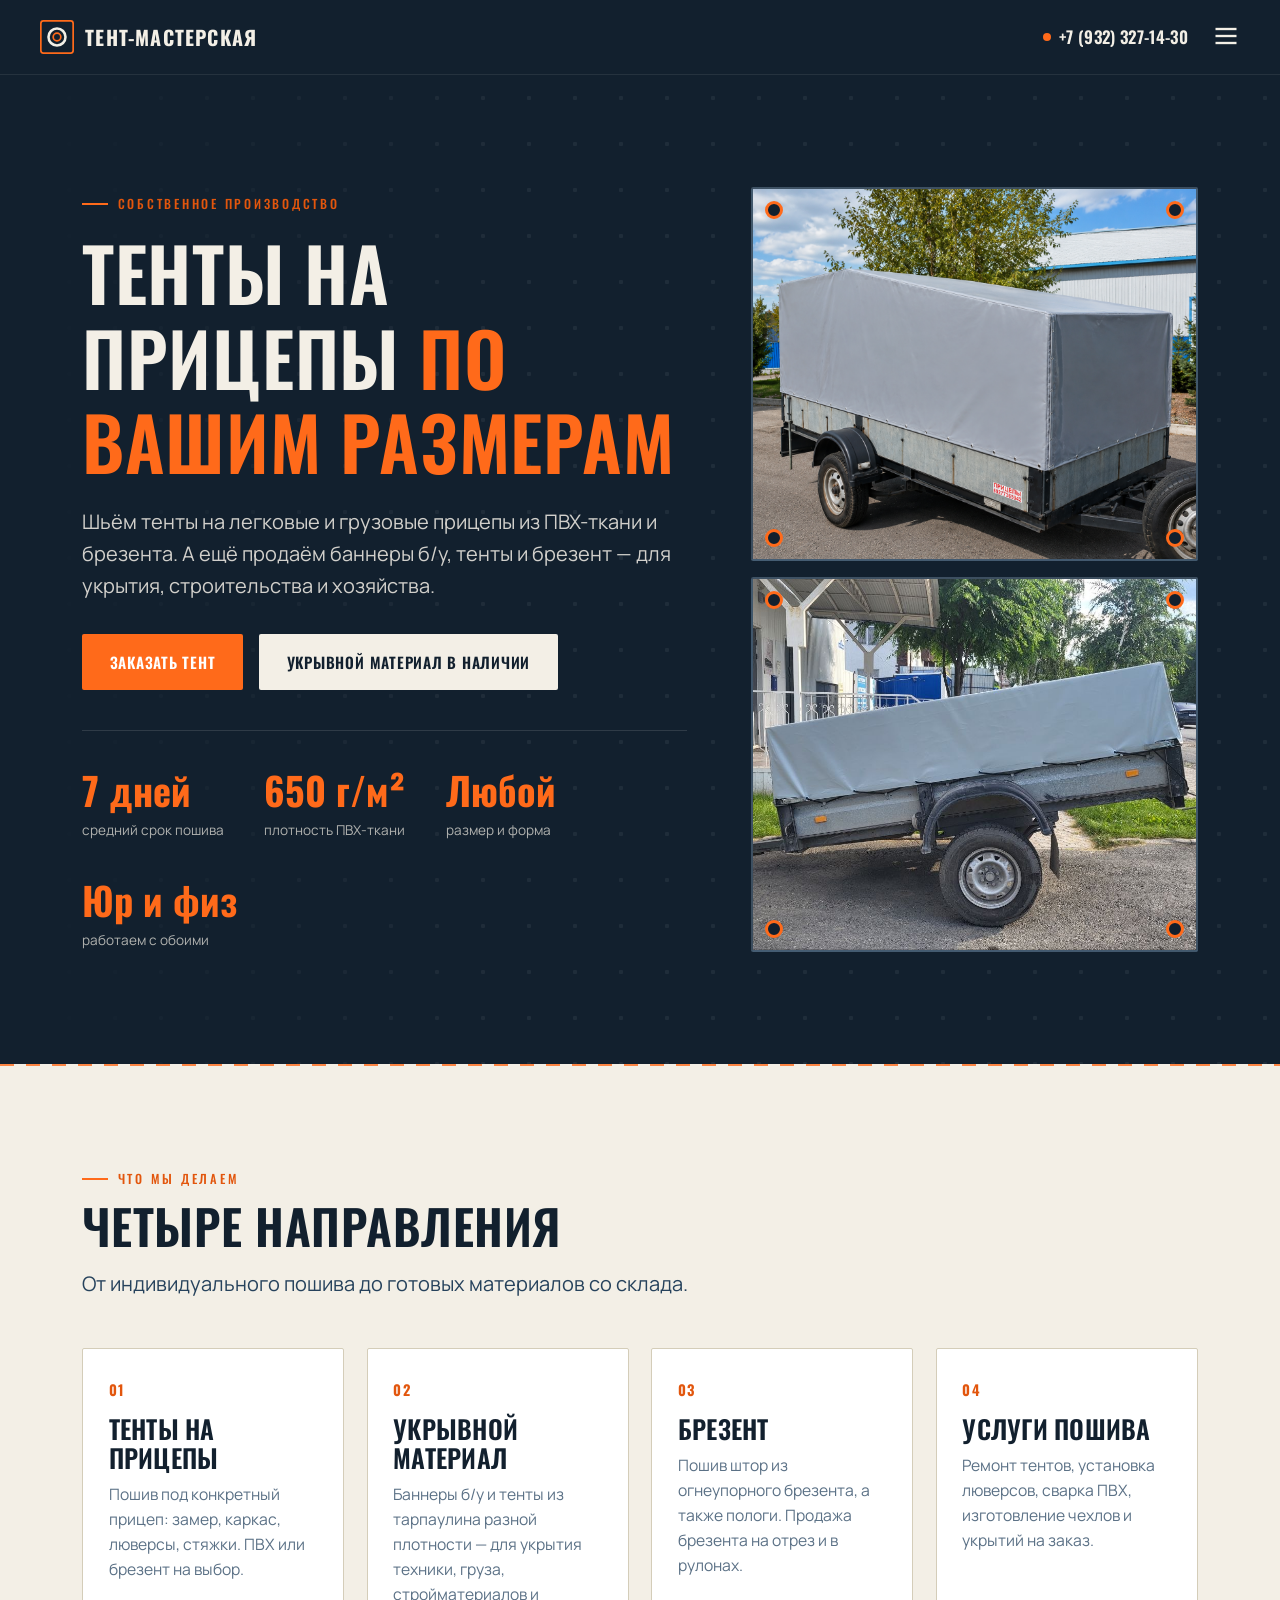
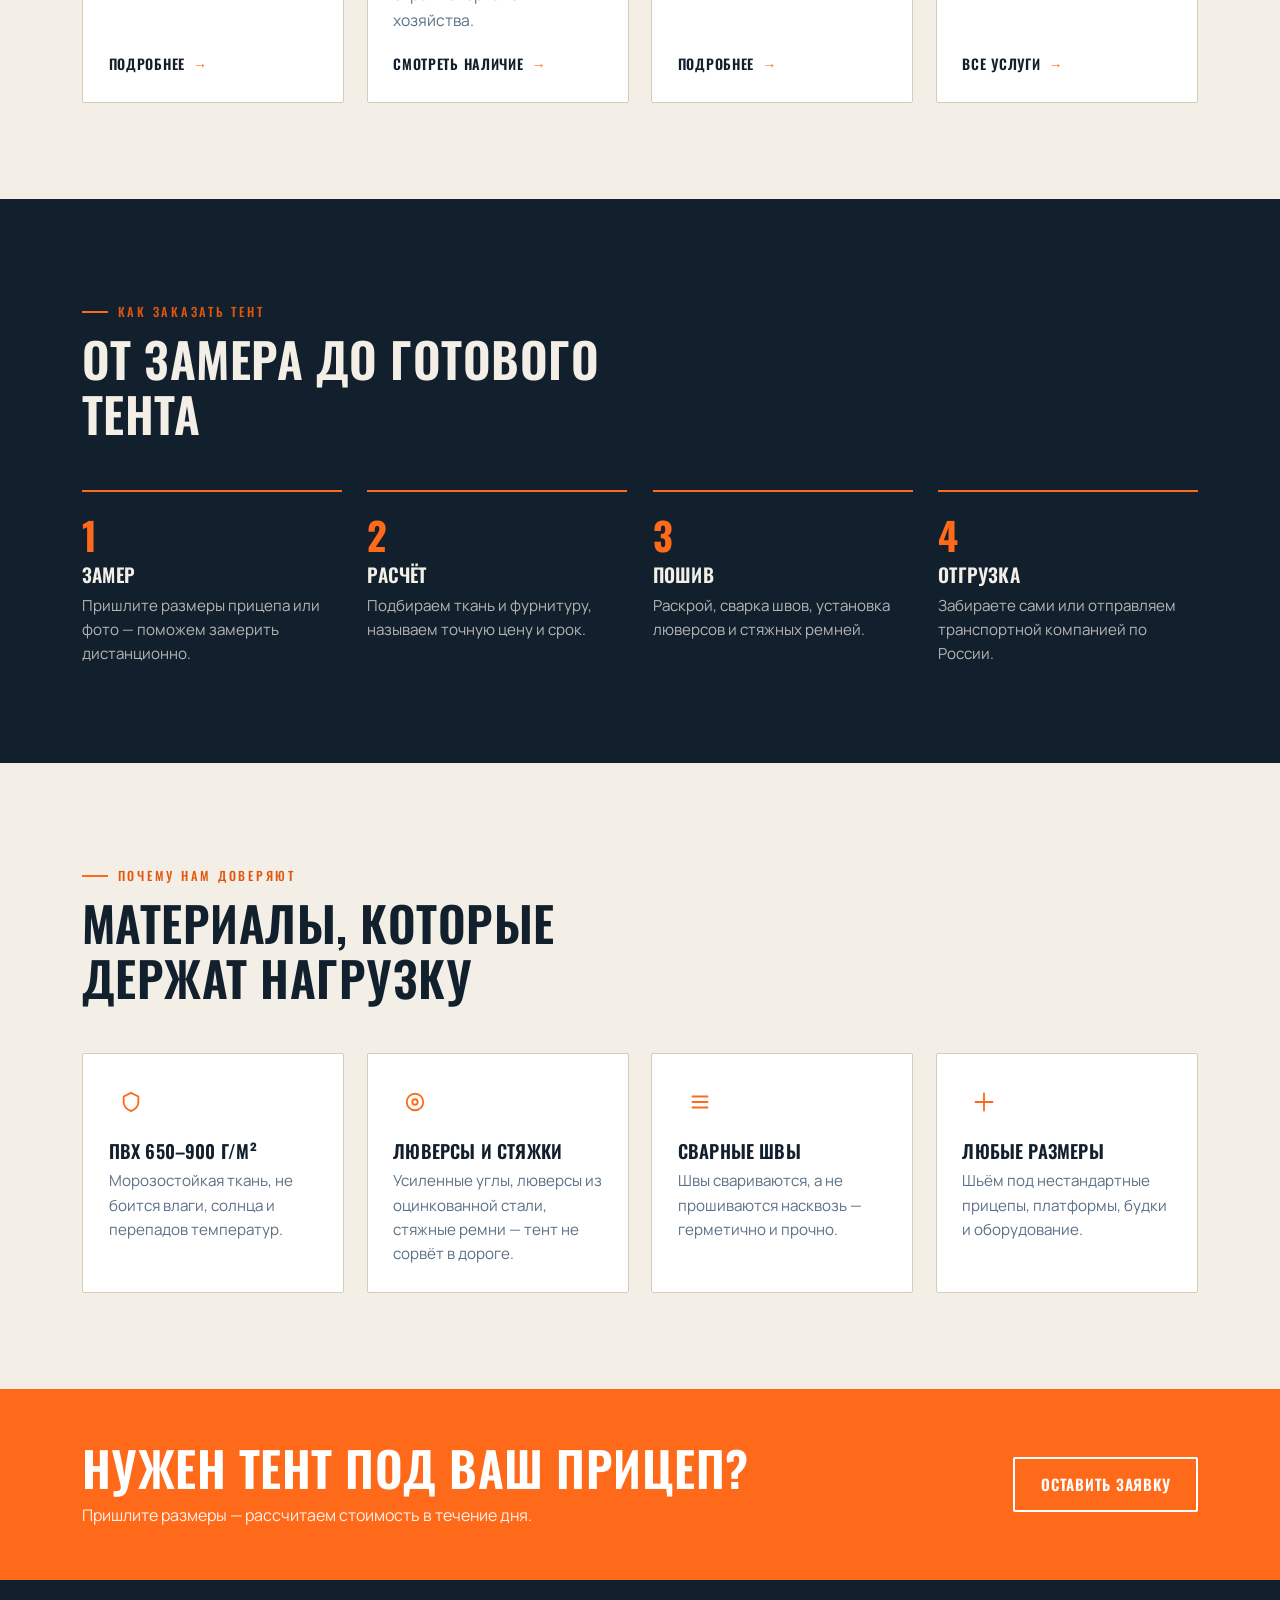
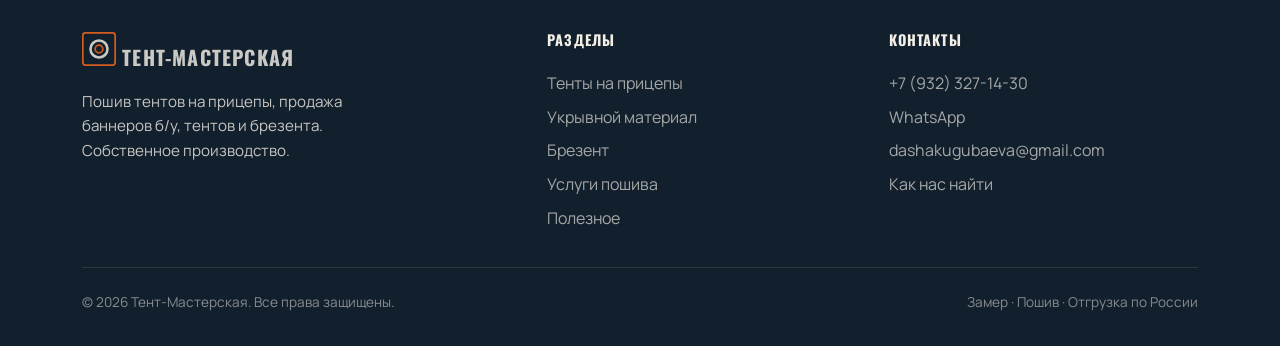
<file: index.html>
<!DOCTYPE html>
<html lang="ru">
<head>
<meta charset="UTF-8">
<meta name="viewport" content="width=device-width, initial-scale=1">
<title>Тент-Мастерская — пошив тентов на прицепы, баннеры б⁠/⁠у, брезент</title>
<meta name="description" content="Пошив тентов на прицепы под заказ. Продажа баннеров б⁠/⁠у, тентов и брезента. Собственное производство, любые размеры, короткие сроки.">
<link rel="preconnect" href="https://fonts.googleapis.com">
<link rel="preconnect" href="https://fonts.gstatic.com" crossorigin>
<link href="https://fonts.googleapis.com/css2?family=Oswald:wght@400;500;600;700&family=Manrope:wght@400;500;600;700&display=swap" rel="stylesheet">
<link rel="stylesheet" href="css/style.css?v=12">
<style id="hdr-inline">
/* Инлайн-стили шапки (v5) — гарантированно свежие, не кэшируются отдельно */
.site-header{position:sticky;top:0;z-index:50;background:#12202e;color:#f3efe6;border-bottom:1px solid rgba(255,255,255,.08)}
.site-header .wrap{max-width:1760px;margin-inline:auto;padding-inline:clamp(1.25rem,4vw,2.5rem)}
.site-header .nav{display:flex;align-items:center;min-height:74px;gap:1.5rem}
.site-header .nav>nav{flex:1;display:flex;justify-content:center}
.site-header .brand{display:flex;align-items:center;gap:.7rem;font-family:"Oswald","Arial Narrow",sans-serif;font-weight:700;text-transform:uppercase;letter-spacing:.06em;font-size:1.25rem;color:#f3efe6;white-space:nowrap;flex:none}
.site-header .brand .mark{width:34px;height:34px;flex:none}
.site-header .nav-links{display:flex;gap:2.6rem;align-items:center;list-style:none;margin:0;padding:0}
.site-header .nav-links a{font-family:"Oswald","Arial Narrow",sans-serif;text-transform:uppercase;letter-spacing:.05em;font-size:.98rem;font-weight:500;color:#f3efe6;opacity:.82;padding:.4rem 0;position:relative;transition:opacity .2s;white-space:nowrap;text-decoration:none}
.site-header .nav-links a:hover,.site-header .nav-links a.active{opacity:1}
.site-header .nav-links a.active::after{content:"";position:absolute;left:0;bottom:-2px;width:100%;height:2px;background:#ff6a1a}
.site-header .nav-phone{font-family:"Oswald","Arial Narrow",sans-serif;font-weight:600;font-size:1.05rem;letter-spacing:.02em;color:#f3efe6;display:inline-flex;align-items:center;gap:.5rem;white-space:nowrap;flex:none;text-decoration:none}
.site-header .nav-phone .dot{width:8px;height:8px;background:#ff6a1a;border-radius:50%}
.site-header .burger{display:none;background:none;border:0;color:#f3efe6;cursor:pointer}
@media (max-width:1700px) and (min-width:1501px){.site-header .nav-links{gap:2.4rem}.site-header .nav-links a{font-size:.85rem;letter-spacing:.02em}}
@media (max-width:1500px) and (min-width:1381px){.site-header .nav-links{gap:1.8rem}.site-header .nav-links a{font-size:.82rem;letter-spacing:.02em}}
@media (max-width:1380px){
  .site-header .burger{display:block}
  .site-header .nav>nav{flex:none}
  .site-header .nav-links{position:fixed;inset:74px 0 auto 0;flex-direction:column;gap:0;background:#12202e;border-bottom:1px solid rgba(255,255,255,.1);padding:1rem 1.5rem;transform:translateY(-150%);transition:transform .3s ease,visibility .3s;visibility:hidden;z-index:40}
  .site-header .nav-links.open{transform:translateY(0);visibility:visible}
  .site-header .nav-links a{padding:.9rem 0;width:100%;border-bottom:1px solid rgba(255,255,255,.06);font-size:1rem}
  .site-header .nav-links a.active::after{display:none}
  .site-header .nav>nav{margin-left:auto}
}
@media (max-width:720px){.site-header .nav-phone{display:none}}
</style>
</head>
<body>

<header class="site-header">
  <div class="wrap nav">
    <a href="index.html" class="brand">
      <svg class="mark" viewBox="0 0 40 40" xmlns="http://www.w3.org/2000/svg" aria-hidden="true">
        <rect x="1" y="1" width="38" height="38" rx="3" fill="none" stroke="#ff6a1a" stroke-width="2"/>
        <circle cx="20" cy="20" r="10" fill="none" stroke="#f3efe6" stroke-width="3"/>
        <circle cx="20" cy="20" r="4.5" fill="#12202e" stroke="#ff6a1a" stroke-width="2"/>
      </svg>
      Тент-Мастерская
    </a>
    <nav>
      <ul class="nav-links">
        <li><a href="index.html">Главная</a></li>
        <li><a href="tents.html">Тенты на прицепы</a></li>
        <li><a href="ukryvnoy.html">Укрывной материал</a></li>
        <li><a href="brezent.html">Брезент</a></li>
        <li><a href="services.html">Услуги пошива</a></li>
        <li><a href="blog.html">Полезное</a></li>
        <li><a href="contacts.html">Контакты</a></li>
      </ul>
    </nav>
    <a href="tel:+79323271430" class="nav-phone"><span class="dot"></span>+7 (932) 327-14-30</a>
    <button class="burger" aria-label="Меню" aria-expanded="false">
      <svg width="28" height="28" viewBox="0 0 24 24" fill="none" stroke="currentColor" stroke-width="2"><line x1="3" y1="6" x2="21" y2="6"/><line x1="3" y1="12" x2="21" y2="12"/><line x1="3" y1="18" x2="21" y2="18"/></svg>
    </button>
  </div>
</header>

<!-- HERO -->
<section class="hero">
  <div class="wrap hero-inner">
    <div>
      <span class="eyebrow">Собственное производство</span>
      <h1>Тенты на прицепы <span class="accent">по вашим размерам</span></h1>
      <p class="lead">Шьём тенты на легковые и грузовые прицепы из ПВХ-ткани и брезента. А ещё продаём баннеры б⁠/⁠у, тенты и брезент — для укрытия, строительства и хозяйства.</p>
      <div class="hero-cta">
        <a href="tents.html" class="btn btn-primary">Заказать тент</a>
        <a href="ukryvnoy.html" class="btn btn-light">Укрывной материал в наличии</a>
      </div>
      <div class="hero-stats">
        <div class="stat"><div class="num">7&nbsp;дней</div><div class="lbl">средний срок пошива</div></div>
        <div class="stat"><div class="num">650&nbsp;г/м²</div><div class="lbl">плотность ПВХ-ткани</div></div>
        <div class="stat"><div class="num">Любой</div><div class="lbl">размер и форма</div></div>
        <div class="stat"><div class="num">Юр&nbsp;и&nbsp;физ</div><div class="lbl">работаем с обоими</div></div>
      </div>
    </div>
    <div class="hero-media">
      <figure class="hero-figure">
        <span class="grommet tl"></span><span class="grommet tr"></span>
        <span class="grommet bl"></span><span class="grommet br"></span>
        <img src="images/hero.jpg" alt="Тент на прицеп, пошив под заказ" onerror="this.style.display='none'">
      </figure>
      <figure class="hero-figure hero-figure-wide">
        <span class="grommet tl"></span><span class="grommet tr"></span>
        <span class="grommet bl"></span><span class="grommet br"></span>
        <img src="images/hero2.jpg" alt="Тент на легковой прицеп" onerror="this.style.display='none'">
      </figure>
    </div>
  </div>
</section>

<div class="stitch"></div>

<!-- НАПРАВЛЕНИЯ -->
<section class="section">
  <div class="wrap">
    <div class="section-head reveal">
      <span class="eyebrow">Что мы делаем</span>
      <h2>Четыре направления</h2>
      <p class="lead">От индивидуального пошива до готовых материалов со склада.</p>
    </div>
    <div class="cards">
      <a href="tents.html" class="card reveal">
        <span class="idx">01</span>
        <h3>Тенты на прицепы</h3>
        <p>Пошив под конкретный прицеп: замер, каркас, люверсы, стяжки. ПВХ или брезент на выбор.</p>
        <span class="card-link">Подробнее</span>
      </a>
      <a href="ukryvnoy.html" class="card reveal">
        <span class="idx">02</span>
        <h3>Укрывной материал</h3>
        <p>Баннеры б⁠/⁠у и тенты из тарпаулина разной плотности — для укрытия техники, груза, стройматериалов и хозяйства.</p>
        <span class="card-link">Смотреть наличие</span>
      </a>
      <a href="brezent.html" class="card reveal">
        <span class="idx">03</span>
        <h3>Брезент</h3>
        <p>Пошив штор из огнеупорного брезента, а также пологи. Продажа брезента на отрез и в рулонах.</p>
        <span class="card-link">Подробнее</span>
      </a>
      <a href="services.html" class="card reveal">
        <span class="idx">04</span>
        <h3>Услуги пошива</h3>
        <p>Ремонт тентов, установка люверсов, сварка ПВХ, изготовление чехлов и укрытий на заказ.</p>
        <span class="card-link">Все услуги</span>
      </a>
    </div>
  </div>
</section>

<!-- ПРОЦЕСС -->
<section class="section section-navy">
  <div class="wrap">
    <div class="section-head reveal">
      <span class="eyebrow">Как заказать тент</span>
      <h2>От замера до готового тента</h2>
    </div>
    <div class="steps">
      <div class="step reveal"><div class="n">1</div><h3>Замер</h3><p>Пришлите размеры прицепа или фото — поможем замерить дистанционно.</p></div>
      <div class="step reveal"><div class="n">2</div><h3>Расчёт</h3><p>Подбираем ткань и фурнитуру, называем точную цену и срок.</p></div>
      <div class="step reveal"><div class="n">3</div><h3>Пошив</h3><p>Раскрой, сварка швов, установка люверсов и стяжных ремней.</p></div>
      <div class="step reveal"><div class="n">4</div><h3>Отгрузка</h3><p>Забираете сами или отправляем транспортной компанией по России.</p></div>
    </div>
  </div>
</section>

<!-- ПОЧЕМУ МЫ -->
<section class="section">
  <div class="wrap">
    <div class="section-head reveal">
      <span class="eyebrow">Почему нам доверяют</span>
      <h2>Материалы, которые держат нагрузку</h2>
    </div>
    <div class="feature-grid">
      <div class="feature reveal">
        <div class="ico"><svg width="22" height="22" viewBox="0 0 24 24" fill="none" stroke="currentColor" stroke-width="2"><path d="M12 2l8 4v6c0 5-3.5 8-8 10-4.5-2-8-5-8-10V6z"/></svg></div>
        <h3>ПВХ 650–900 г/м²</h3><p>Морозостойкая ткань, не боится влаги, солнца и перепадов температур.</p>
      </div>
      <div class="feature reveal">
        <div class="ico"><svg width="22" height="22" viewBox="0 0 24 24" fill="none" stroke="currentColor" stroke-width="2"><circle cx="12" cy="12" r="9"/><circle cx="12" cy="12" r="3"/></svg></div>
        <h3>Люверсы и стяжки</h3><p>Усиленные углы, люверсы из оцинкованной стали, стяжные ремни — тент не сорвёт в дороге.</p>
      </div>
      <div class="feature reveal">
        <div class="ico"><svg width="22" height="22" viewBox="0 0 24 24" fill="none" stroke="currentColor" stroke-width="2"><path d="M3 12h18M3 6h18M3 18h18"/></svg></div>
        <h3>Сварные швы</h3><p>Швы свариваются, а не прошиваются насквозь — герметично и прочно.</p>
      </div>
      <div class="feature reveal">
        <div class="ico"><svg width="22" height="22" viewBox="0 0 24 24" fill="none" stroke="currentColor" stroke-width="2"><path d="M12 2v20M2 12h20"/></svg></div>
        <h3>Любые размеры</h3><p>Шьём под нестандартные прицепы, платформы, будки и оборудование.</p>
      </div>
    </div>
  </div>
</section>

<!-- CTA -->
<section class="cta-band">
  <div class="wrap">
    <div>
      <h2>Нужен тент под ваш прицеп?</h2>
      <p>Пришлите размеры — рассчитаем стоимость в течение дня.</p>
    </div>
    <a href="contacts.html" class="btn btn-ghost" style="color:#fff;border-color:#fff">Оставить заявку</a>
  </div>
</section>

<!-- FOOTER -->
<footer class="site-footer">
  <div class="wrap">
    <div class="footer-grid">
      <div class="footer-brand">
        <a href="index.html" class="brand">
          <svg class="mark" viewBox="0 0 40 40" xmlns="http://www.w3.org/2000/svg" aria-hidden="true">
            <rect x="1" y="1" width="38" height="38" rx="3" fill="none" stroke="#ff6a1a" stroke-width="2"/>
            <circle cx="20" cy="20" r="10" fill="none" stroke="#f3efe6" stroke-width="3"/>
            <circle cx="20" cy="20" r="4.5" fill="#12202e" stroke="#ff6a1a" stroke-width="2"/>
          </svg>
          Тент-Мастерская
        </a>
        <p>Пошив тентов на прицепы, продажа баннеров б⁠/⁠у, тентов и брезента. Собственное производство.</p>
      </div>
      <div>
        <h4>Разделы</h4>
        <a href="tents.html">Тенты на прицепы</a>
        <a href="ukryvnoy.html">Укрывной материал</a>
        <a href="brezent.html">Брезент</a>
        <a href="services.html">Услуги пошива</a>
        <a href="blog.html">Полезное</a>
      </div>
      <div>
        <h4>Контакты</h4>
        <a href="tel:+79323271430">+7 (932) 327-14-30</a>
        <a href="https://wa.me/79323271430" target="_blank" rel="noopener">WhatsApp</a>
        <a href="mailto:dashakugubaeva@gmail.com">dashakugubaeva@gmail.com</a>
        <a href="contacts.html">Как нас найти</a>
      </div>
    </div>
    <div class="footer-bottom">
      <span>© <span data-year></span> Тент-Мастерская. Все права защищены.</span>
      <span>Замер · Пошив · Отгрузка по России</span>
    </div>
  </div>
</footer>

<script src="js/main.js?v=6"></script>
</body>
</html>
</file>
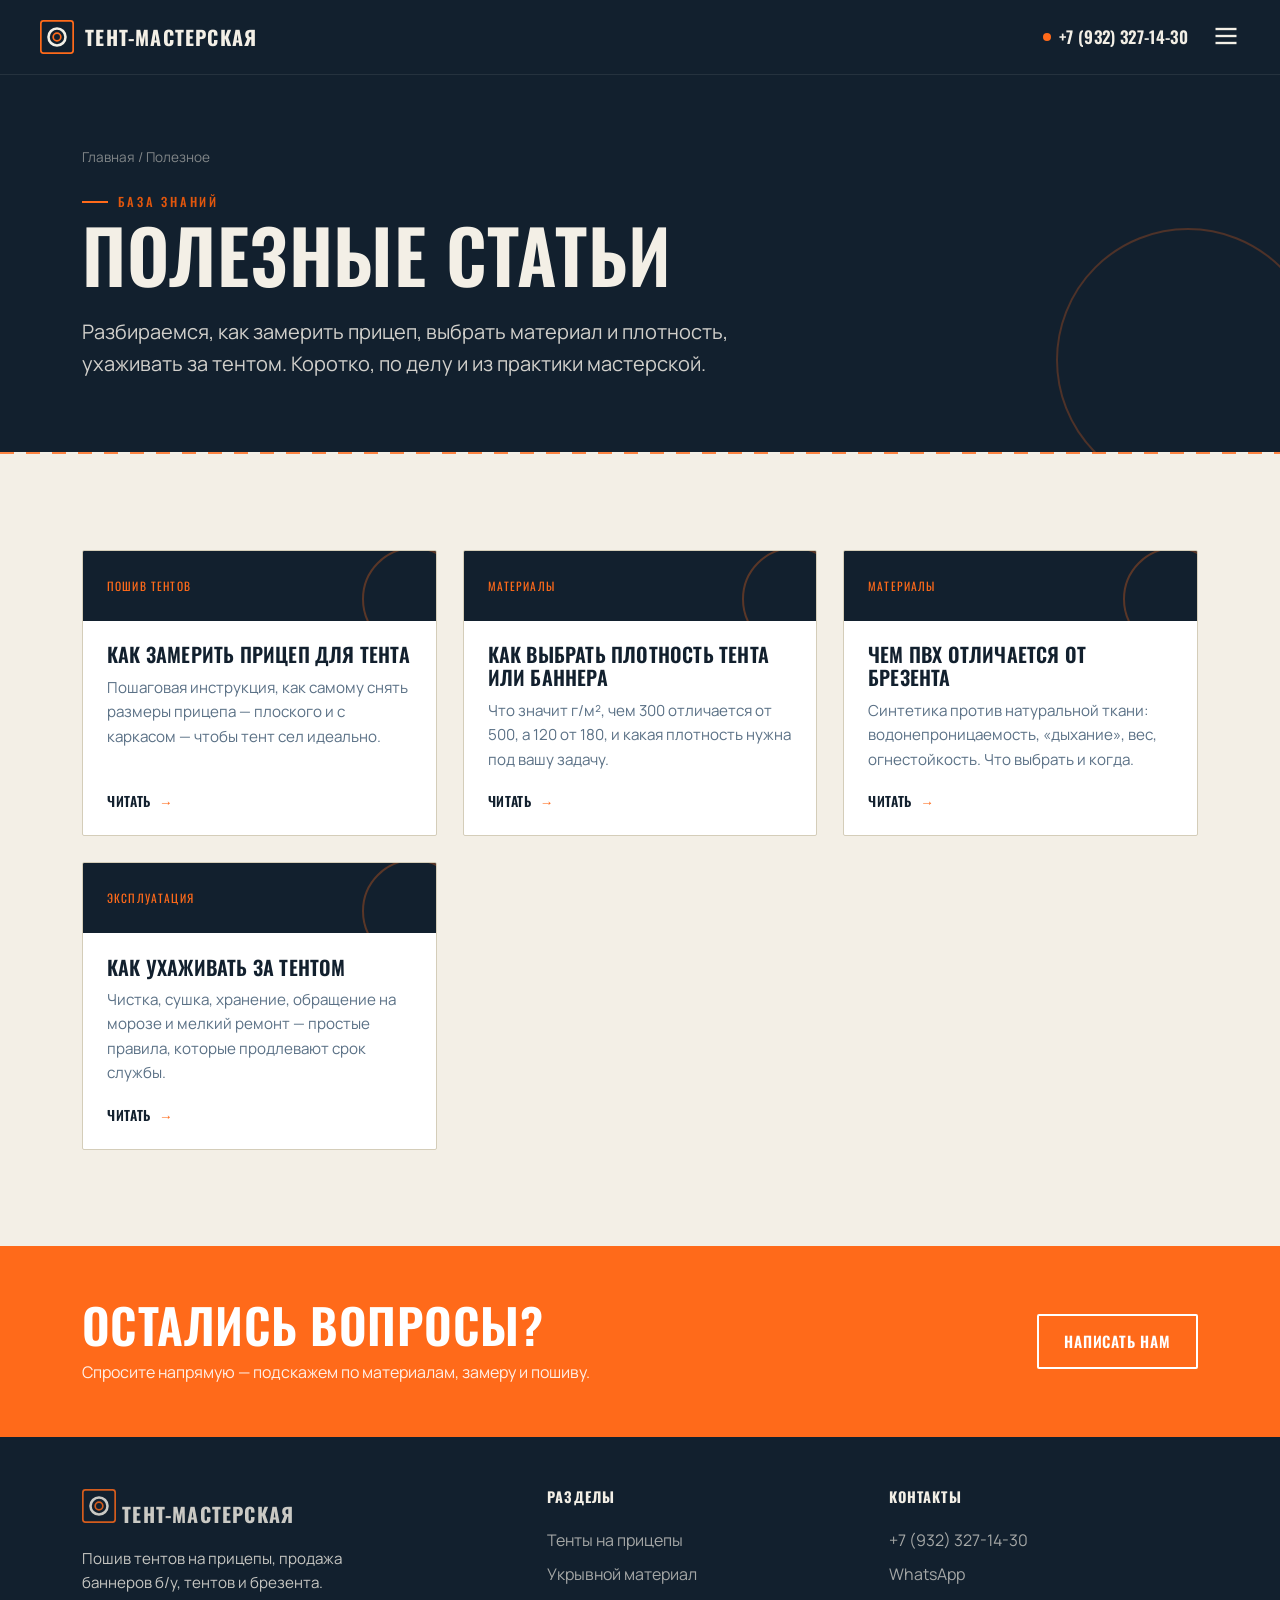
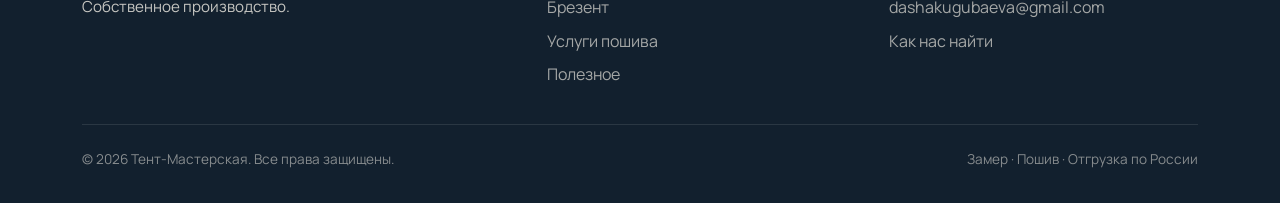
<file: blog.html>
<!DOCTYPE html>
<html lang="ru">
<head>
<meta charset="UTF-8">
<meta name="viewport" content="width=device-width, initial-scale=1">
<title>Полезные статьи о тентах, баннерах и брезенте | Тент-Мастерская</title>
<meta name="description" content="Статьи о выборе и эксплуатации тентов: как замерить прицеп, выбрать плотность, отличить ПВХ от брезента, ухаживать за тентом.">
<link rel="preconnect" href="https://fonts.googleapis.com">
<link rel="preconnect" href="https://fonts.gstatic.com" crossorigin>
<link href="https://fonts.googleapis.com/css2?family=Oswald:wght@400;500;600;700&family=Manrope:wght@400;500;600;700&display=swap" rel="stylesheet">
<link rel="stylesheet" href="css/style.css?v=12">
<style id="hdr-inline">
/* Инлайн-стили шапки (v5) — гарантированно свежие, не кэшируются отдельно */
.site-header{position:sticky;top:0;z-index:50;background:#12202e;color:#f3efe6;border-bottom:1px solid rgba(255,255,255,.08)}
.site-header .wrap{max-width:1760px;margin-inline:auto;padding-inline:clamp(1.25rem,4vw,2.5rem)}
.site-header .nav{display:flex;align-items:center;min-height:74px;gap:1.5rem}
.site-header .nav>nav{flex:1;display:flex;justify-content:center}
.site-header .brand{display:flex;align-items:center;gap:.7rem;font-family:"Oswald","Arial Narrow",sans-serif;font-weight:700;text-transform:uppercase;letter-spacing:.06em;font-size:1.25rem;color:#f3efe6;white-space:nowrap;flex:none}
.site-header .brand .mark{width:34px;height:34px;flex:none}
.site-header .nav-links{display:flex;gap:2.6rem;align-items:center;list-style:none;margin:0;padding:0}
.site-header .nav-links a{font-family:"Oswald","Arial Narrow",sans-serif;text-transform:uppercase;letter-spacing:.05em;font-size:.98rem;font-weight:500;color:#f3efe6;opacity:.82;padding:.4rem 0;position:relative;transition:opacity .2s;white-space:nowrap;text-decoration:none}
.site-header .nav-links a:hover,.site-header .nav-links a.active{opacity:1}
.site-header .nav-links a.active::after{content:"";position:absolute;left:0;bottom:-2px;width:100%;height:2px;background:#ff6a1a}
.site-header .nav-phone{font-family:"Oswald","Arial Narrow",sans-serif;font-weight:600;font-size:1.05rem;letter-spacing:.02em;color:#f3efe6;display:inline-flex;align-items:center;gap:.5rem;white-space:nowrap;flex:none;text-decoration:none}
.site-header .nav-phone .dot{width:8px;height:8px;background:#ff6a1a;border-radius:50%}
.site-header .burger{display:none;background:none;border:0;color:#f3efe6;cursor:pointer}
@media (max-width:1700px) and (min-width:1501px){.site-header .nav-links{gap:2.4rem}.site-header .nav-links a{font-size:.85rem;letter-spacing:.02em}}
@media (max-width:1500px) and (min-width:1381px){.site-header .nav-links{gap:1.8rem}.site-header .nav-links a{font-size:.82rem;letter-spacing:.02em}}
@media (max-width:1380px){
  .site-header .burger{display:block}
  .site-header .nav>nav{flex:none}
  .site-header .nav-links{position:fixed;inset:74px 0 auto 0;flex-direction:column;gap:0;background:#12202e;border-bottom:1px solid rgba(255,255,255,.1);padding:1rem 1.5rem;transform:translateY(-150%);transition:transform .3s ease,visibility .3s;visibility:hidden;z-index:40}
  .site-header .nav-links.open{transform:translateY(0);visibility:visible}
  .site-header .nav-links a{padding:.9rem 0;width:100%;border-bottom:1px solid rgba(255,255,255,.06);font-size:1rem}
  .site-header .nav-links a.active::after{display:none}
  .site-header .nav>nav{margin-left:auto}
}
@media (max-width:720px){.site-header .nav-phone{display:none}}
</style>
</head>
<body>

<header class="site-header">
  <div class="wrap nav">
    <a href="index.html" class="brand">
      <svg class="mark" viewBox="0 0 40 40" xmlns="http://www.w3.org/2000/svg" aria-hidden="true">
        <rect x="1" y="1" width="38" height="38" rx="3" fill="none" stroke="#ff6a1a" stroke-width="2"/>
        <circle cx="20" cy="20" r="10" fill="none" stroke="#f3efe6" stroke-width="3"/>
        <circle cx="20" cy="20" r="4.5" fill="#12202e" stroke="#ff6a1a" stroke-width="2"/>
      </svg>
      Тент-Мастерская
    </a>
    <nav>
      <ul class="nav-links">
        <li><a href="index.html">Главная</a></li>
        <li><a href="tents.html">Тенты на прицепы</a></li>
        <li><a href="ukryvnoy.html">Укрывной материал</a></li>
        <li><a href="brezent.html">Брезент</a></li>
        <li><a href="services.html">Услуги пошива</a></li>
        <li><a href="blog.html">Полезное</a></li>
        <li><a href="contacts.html">Контакты</a></li>
      </ul>
    </nav>
    <a href="tel:+79323271430" class="nav-phone"><span class="dot"></span>+7 (932) 327-14-30</a>
    <button class="burger" aria-label="Меню" aria-expanded="false">
      <svg width="28" height="28" viewBox="0 0 24 24" fill="none" stroke="currentColor" stroke-width="2"><line x1="3" y1="6" x2="21" y2="6"/><line x1="3" y1="12" x2="21" y2="12"/><line x1="3" y1="18" x2="21" y2="18"/></svg>
    </button>
  </div>
</header>
<section class="page-hero">
  <div class="wrap">
    <div class="crumbs"><a href="index.html">Главная</a> / Полезное</div>
    <span class="eyebrow">База знаний</span>
    <h1>Полезные статьи</h1>
    <p class="lead">Разбираемся, как замерить прицеп, выбрать материал и плотность, ухаживать за тентом. Коротко, по делу и из практики мастерской.</p>
  </div>
</section>

<div class="stitch"></div>

<section class="section">
  <div class="wrap">
    <div class="blog-grid">
      <a href="kak-zamerit-pritsep.html" class="blog-card reveal">
        <div class="bc-top"><span class="bc-tag">Пошив тентов</span></div>
        <div class="bc-body">
          <h3>Как замерить прицеп для тента</h3>
          <p>Пошаговая инструкция, как самому снять размеры прицепа — плоского и с каркасом — чтобы тент сел идеально.</p>
          <span class="bc-link">Читать</span>
        </div>
      </a>
      <a href="kak-vybrat-plotnost.html" class="blog-card reveal">
        <div class="bc-top"><span class="bc-tag">Материалы</span></div>
        <div class="bc-body">
          <h3>Как выбрать плотность тента или баннера</h3>
          <p>Что значит г/м², чем 300 отличается от 500, а 120 от 180, и какая плотность нужна под вашу задачу.</p>
          <span class="bc-link">Читать</span>
        </div>
      </a>
      <a href="pvh-ili-brezent.html" class="blog-card reveal">
        <div class="bc-top"><span class="bc-tag">Материалы</span></div>
        <div class="bc-body">
          <h3>Чем ПВХ отличается от брезента</h3>
          <p>Синтетика против натуральной ткани: водонепроницаемость, «дыхание», вес, огнестойкость. Что выбрать и когда.</p>
          <span class="bc-link">Читать</span>
        </div>
      </a>
      <a href="uhod-za-tentom.html" class="blog-card reveal">
        <div class="bc-top"><span class="bc-tag">Эксплуатация</span></div>
        <div class="bc-body">
          <h3>Как ухаживать за тентом</h3>
          <p>Чистка, сушка, хранение, обращение на морозе и мелкий ремонт — простые правила, которые продлевают срок службы.</p>
          <span class="bc-link">Читать</span>
        </div>
      </a>
    </div>
  </div>
</section>

<section class="cta-band">
  <div class="wrap">
    <div><h2>Остались вопросы?</h2><p>Спросите напрямую — подскажем по материалам, замеру и пошиву.</p></div>
    <a href="contacts.html" class="btn btn-ghost" style="color:#fff;border-color:#fff">Написать нам</a>
  </div>
</section>
<footer class="site-footer">
  <div class="wrap">
    <div class="footer-grid">
      <div class="footer-brand">
        <a href="index.html" class="brand">
          <svg class="mark" viewBox="0 0 40 40" xmlns="http://www.w3.org/2000/svg" aria-hidden="true">
            <rect x="1" y="1" width="38" height="38" rx="3" fill="none" stroke="#ff6a1a" stroke-width="2"/>
            <circle cx="20" cy="20" r="10" fill="none" stroke="#f3efe6" stroke-width="3"/>
            <circle cx="20" cy="20" r="4.5" fill="#12202e" stroke="#ff6a1a" stroke-width="2"/>
          </svg>
          Тент-Мастерская
        </a>
        <p>Пошив тентов на прицепы, продажа баннеров б⁠/⁠у, тентов и брезента. Собственное производство.</p>
      </div>
      <div>
        <h4>Разделы</h4>
        <a href="tents.html">Тенты на прицепы</a>
        <a href="ukryvnoy.html">Укрывной материал</a>
        <a href="brezent.html">Брезент</a>
        <a href="services.html">Услуги пошива</a>
        <a href="blog.html">Полезное</a>
      </div>
      <div>
        <h4>Контакты</h4>
        <a href="tel:+79323271430">+7 (932) 327-14-30</a>
        <a href="https://wa.me/79323271430" target="_blank" rel="noopener">WhatsApp</a>
        <a href="mailto:dashakugubaeva@gmail.com">dashakugubaeva@gmail.com</a>
        <a href="contacts.html">Как нас найти</a>
      </div>
    </div>
    <div class="footer-bottom">
      <span>© <span data-year></span> Тент-Мастерская. Все права защищены.</span>
      <span>Замер · Пошив · Отгрузка по России</span>
    </div>
  </div>
</footer>

<script src="js/main.js?v=6"></script>
</body>
</html>
</file>
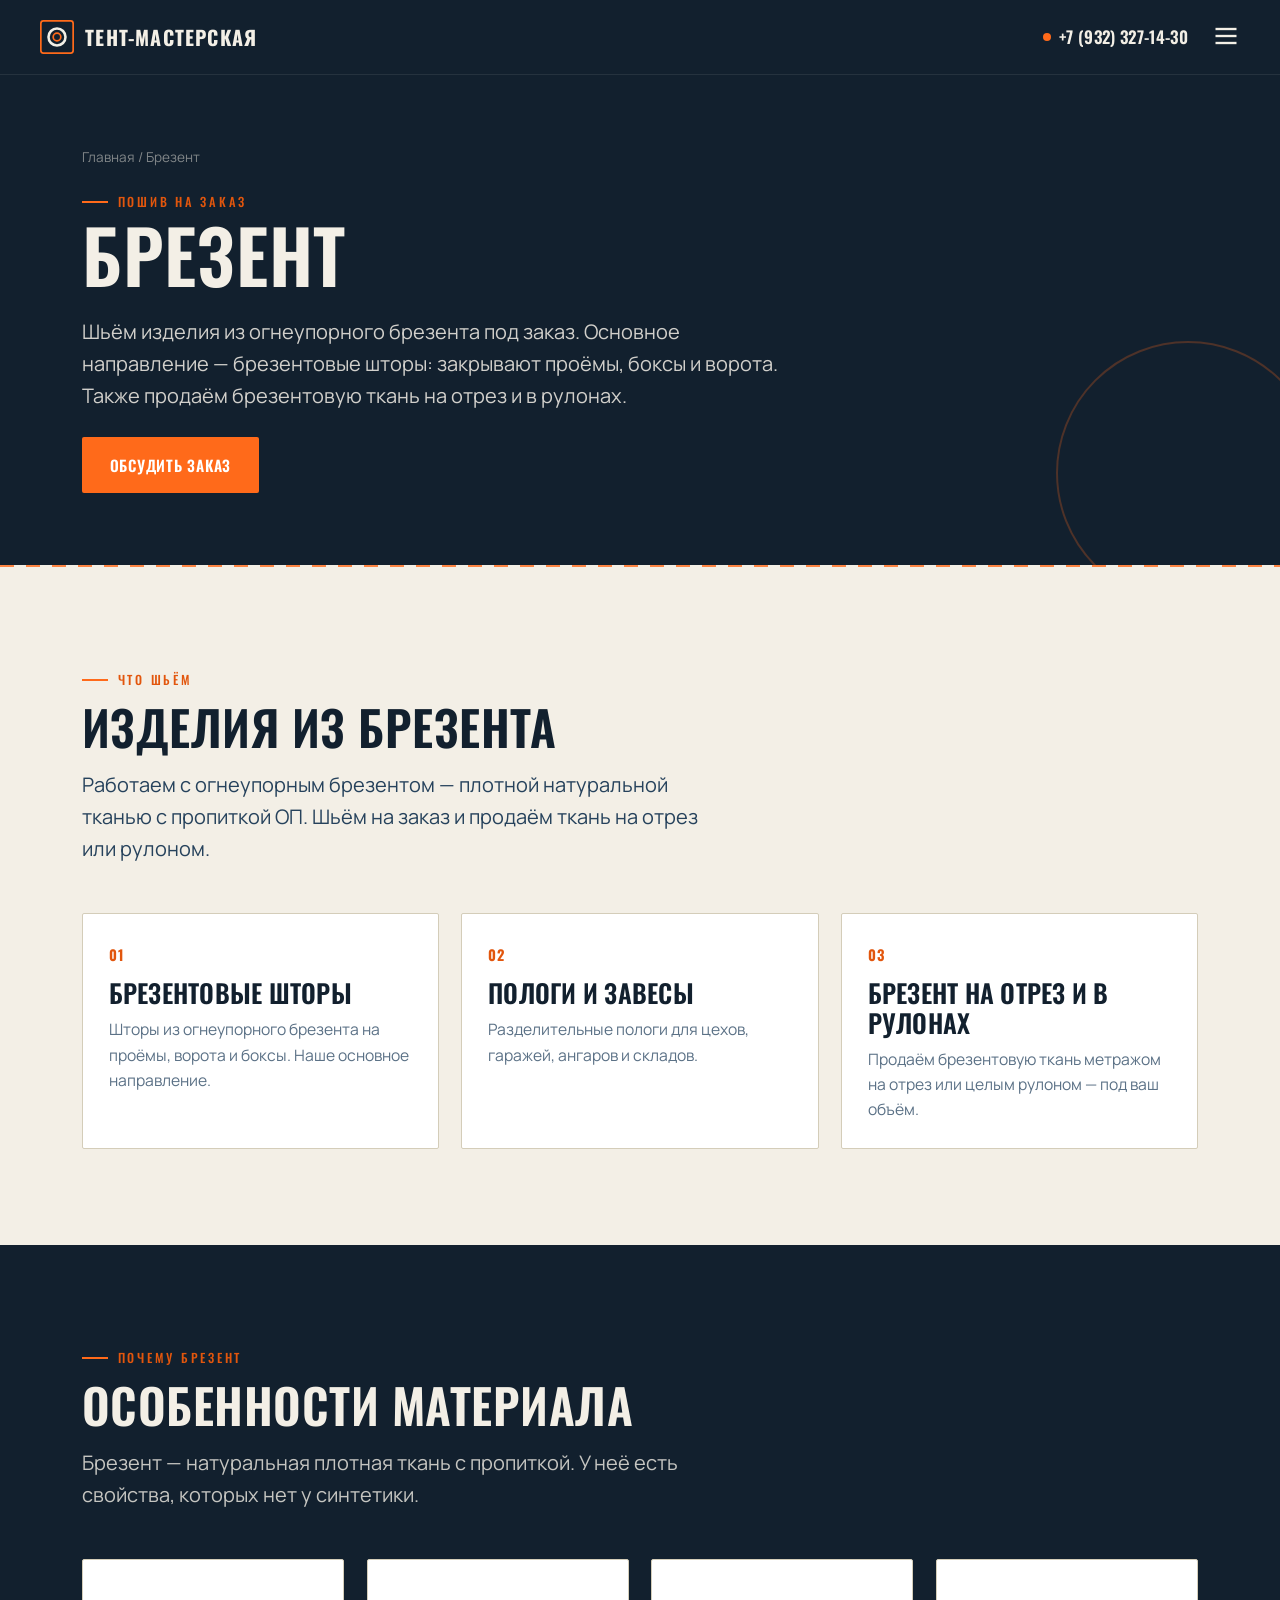
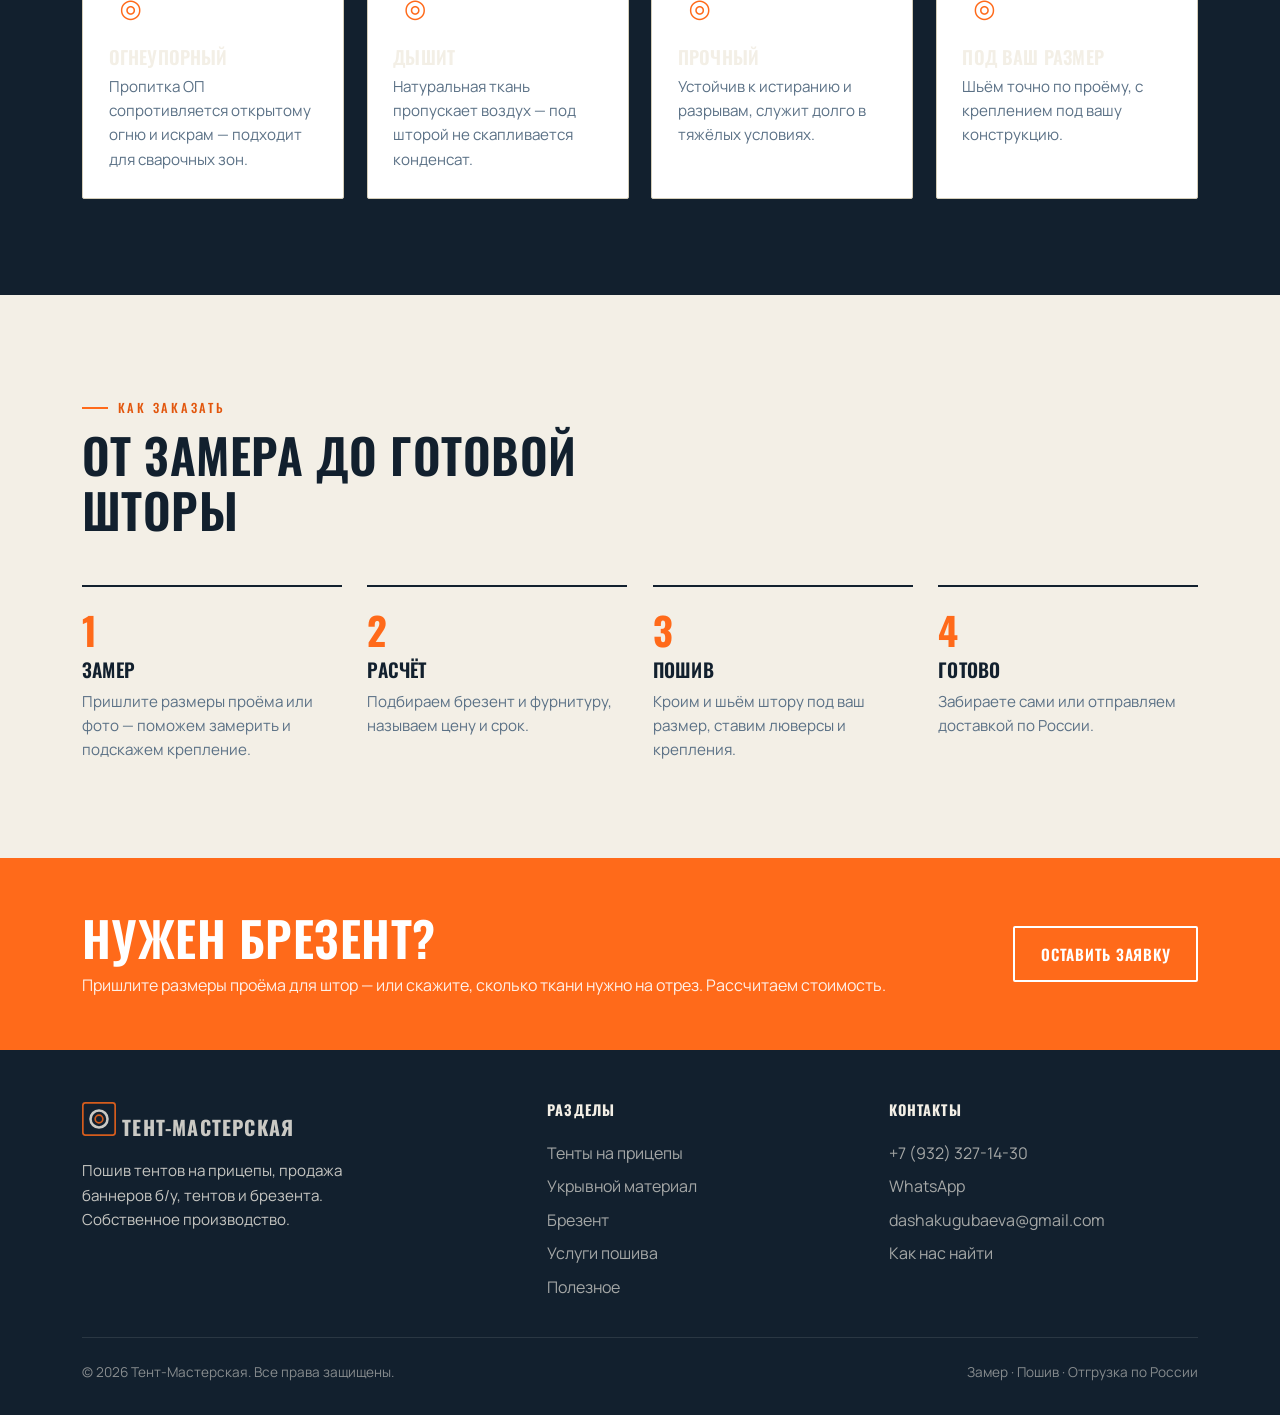
<file: brezent.html>
<!DOCTYPE html>
<html lang="ru">
<head>
<meta charset="UTF-8">
<meta name="viewport" content="width=device-width, initial-scale=1">
<title>Брезент — огнеупорные шторы, ткань на отрез и в рулонах | Тент-Мастерская</title>
<meta name="description" content="Огнеупорный брезент: пошив брезентовых штор и пологов на заказ, продажа ткани на отрез и в рулонах. Для проёмов, ворот, цехов и сварочных зон.">
<link rel="preconnect" href="https://fonts.googleapis.com">
<link rel="preconnect" href="https://fonts.gstatic.com" crossorigin>
<link href="https://fonts.googleapis.com/css2?family=Oswald:wght@400;500;600;700&family=Manrope:wght@400;500;600;700&display=swap" rel="stylesheet">
<link rel="stylesheet" href="css/style.css?v=12">
<style id="hdr-inline">
/* Инлайн-стили шапки (v5) — гарантированно свежие, не кэшируются отдельно */
.site-header{position:sticky;top:0;z-index:50;background:#12202e;color:#f3efe6;border-bottom:1px solid rgba(255,255,255,.08)}
.site-header .wrap{max-width:1760px;margin-inline:auto;padding-inline:clamp(1.25rem,4vw,2.5rem)}
.site-header .nav{display:flex;align-items:center;min-height:74px;gap:1.5rem}
.site-header .nav>nav{flex:1;display:flex;justify-content:center}
.site-header .brand{display:flex;align-items:center;gap:.7rem;font-family:"Oswald","Arial Narrow",sans-serif;font-weight:700;text-transform:uppercase;letter-spacing:.06em;font-size:1.25rem;color:#f3efe6;white-space:nowrap;flex:none}
.site-header .brand .mark{width:34px;height:34px;flex:none}
.site-header .nav-links{display:flex;gap:2.6rem;align-items:center;list-style:none;margin:0;padding:0}
.site-header .nav-links a{font-family:"Oswald","Arial Narrow",sans-serif;text-transform:uppercase;letter-spacing:.05em;font-size:.98rem;font-weight:500;color:#f3efe6;opacity:.82;padding:.4rem 0;position:relative;transition:opacity .2s;white-space:nowrap;text-decoration:none}
.site-header .nav-links a:hover,.site-header .nav-links a.active{opacity:1}
.site-header .nav-links a.active::after{content:"";position:absolute;left:0;bottom:-2px;width:100%;height:2px;background:#ff6a1a}
.site-header .nav-phone{font-family:"Oswald","Arial Narrow",sans-serif;font-weight:600;font-size:1.05rem;letter-spacing:.02em;color:#f3efe6;display:inline-flex;align-items:center;gap:.5rem;white-space:nowrap;flex:none;text-decoration:none}
.site-header .nav-phone .dot{width:8px;height:8px;background:#ff6a1a;border-radius:50%}
.site-header .burger{display:none;background:none;border:0;color:#f3efe6;cursor:pointer}
@media (max-width:1700px) and (min-width:1501px){.site-header .nav-links{gap:2.4rem}.site-header .nav-links a{font-size:.85rem;letter-spacing:.02em}}
@media (max-width:1500px) and (min-width:1381px){.site-header .nav-links{gap:1.8rem}.site-header .nav-links a{font-size:.82rem;letter-spacing:.02em}}
@media (max-width:1380px){
  .site-header .burger{display:block}
  .site-header .nav>nav{flex:none}
  .site-header .nav-links{position:fixed;inset:74px 0 auto 0;flex-direction:column;gap:0;background:#12202e;border-bottom:1px solid rgba(255,255,255,.1);padding:1rem 1.5rem;transform:translateY(-150%);transition:transform .3s ease,visibility .3s;visibility:hidden;z-index:40}
  .site-header .nav-links.open{transform:translateY(0);visibility:visible}
  .site-header .nav-links a{padding:.9rem 0;width:100%;border-bottom:1px solid rgba(255,255,255,.06);font-size:1rem}
  .site-header .nav-links a.active::after{display:none}
  .site-header .nav>nav{margin-left:auto}
}
@media (max-width:720px){.site-header .nav-phone{display:none}}
</style>
</head>
<body>

<header class="site-header">
  <div class="wrap nav">
    <a href="index.html" class="brand">
      <svg class="mark" viewBox="0 0 40 40" xmlns="http://www.w3.org/2000/svg" aria-hidden="true">
        <rect x="1" y="1" width="38" height="38" rx="3" fill="none" stroke="#ff6a1a" stroke-width="2"/>
        <circle cx="20" cy="20" r="10" fill="none" stroke="#f3efe6" stroke-width="3"/>
        <circle cx="20" cy="20" r="4.5" fill="#12202e" stroke="#ff6a1a" stroke-width="2"/>
      </svg>
      Тент-Мастерская
    </a>
    <nav>
      <ul class="nav-links">
        <li><a href="index.html">Главная</a></li>
        <li><a href="tents.html">Тенты на прицепы</a></li>
        <li><a href="ukryvnoy.html">Укрывной материал</a></li>
        <li><a href="brezent.html">Брезент</a></li>
        <li><a href="services.html">Услуги пошива</a></li>
        <li><a href="blog.html">Полезное</a></li>
        <li><a href="contacts.html">Контакты</a></li>
      </ul>
    </nav>
    <a href="tel:+79323271430" class="nav-phone"><span class="dot"></span>+7 (932) 327-14-30</a>
    <button class="burger" aria-label="Меню" aria-expanded="false">
      <svg width="28" height="28" viewBox="0 0 24 24" fill="none" stroke="currentColor" stroke-width="2"><line x1="3" y1="6" x2="21" y2="6"/><line x1="3" y1="12" x2="21" y2="12"/><line x1="3" y1="18" x2="21" y2="18"/></svg>
    </button>
  </div>
</header><section class="page-hero">
  <div class="wrap">
    <div class="crumbs"><a href="index.html">Главная</a> / Брезент</div>
    <span class="eyebrow">Пошив на заказ</span>
    <h1>Брезент</h1>
    <p class="lead">Шьём изделия из огнеупорного брезента под заказ. Основное направление — брезентовые шторы: закрывают проёмы, боксы и ворота. Также продаём брезентовую ткань на отрез и в рулонах.</p>
    <a href="contacts.html" class="btn btn-primary" style="margin-top:1.6rem">Обсудить заказ</a>
  </div>
</section>

<div class="stitch"></div>

<section class="section">
  <div class="wrap">
    <div class="section-head reveal">
      <span class="eyebrow">Что шьём</span>
      <h2>Изделия из брезента</h2>
      <p class="lead">Работаем с огнеупорным брезентом — плотной натуральной тканью с пропиткой ОП. Шьём на заказ и продаём ткань на отрез или рулоном.</p>
    </div>
    <div class="cards">
      <div class="card reveal"><span class="idx">01</span><h3>Брезентовые шторы</h3><p>Шторы из огнеупорного брезента на проёмы, ворота и боксы. Наше основное направление.</p></div>
      <div class="card reveal"><span class="idx">02</span><h3>Пологи и завесы</h3><p>Разделительные пологи для цехов, гаражей, ангаров и складов.</p></div>
      <div class="card reveal"><span class="idx">03</span><h3>Брезент на отрез и в рулонах</h3><p>Продаём брезентовую ткань метражом на отрез или целым рулоном — под ваш объём.</p></div>
    </div>
  </div>
</section>

<section class="section section-navy">
  <div class="wrap">
    <div class="section-head reveal">
      <span class="eyebrow">Почему брезент</span>
      <h2>Особенности материала</h2>
      <p class="lead">Брезент — натуральная плотная ткань с пропиткой. У неё есть свойства, которых нет у синтетики.</p>
    </div>
    <div class="feature-grid">
      <div class="feature reveal"><div class="ico">◎</div><h3>Огнеупорный</h3><p>Пропитка ОП сопротивляется открытому огню и искрам — подходит для сварочных зон.</p></div>
      <div class="feature reveal"><div class="ico">◎</div><h3>Дышит</h3><p>Натуральная ткань пропускает воздух — под шторой не скапливается конденсат.</p></div>
      <div class="feature reveal"><div class="ico">◎</div><h3>Прочный</h3><p>Устойчив к истиранию и разрывам, служит долго в тяжёлых условиях.</p></div>
      <div class="feature reveal"><div class="ico">◎</div><h3>Под ваш размер</h3><p>Шьём точно по проёму, с креплением под вашу конструкцию.</p></div>
    </div>
  </div>
</section>

<section class="section">
  <div class="wrap">
    <div class="section-head reveal">
      <span class="eyebrow">Как заказать</span>
      <h2>От замера до готовой шторы</h2>
    </div>
    <div class="steps">
      <div class="step reveal"><div class="n">1</div><h3>Замер</h3><p>Пришлите размеры проёма или фото — поможем замерить и подскажем крепление.</p></div>
      <div class="step reveal"><div class="n">2</div><h3>Расчёт</h3><p>Подбираем брезент и фурнитуру, называем цену и срок.</p></div>
      <div class="step reveal"><div class="n">3</div><h3>Пошив</h3><p>Кроим и шьём штору под ваш размер, ставим люверсы и крепления.</p></div>
      <div class="step reveal"><div class="n">4</div><h3>Готово</h3><p>Забираете сами или отправляем доставкой по России.</p></div>
    </div>
  </div>
</section>

<section class="cta-band">
  <div class="wrap">
    <div><h2>Нужен брезент?</h2><p>Пришлите размеры проёма для штор — или скажите, сколько ткани нужно на отрез. Рассчитаем стоимость.</p></div>
    <a href="contacts.html" class="btn btn-ghost" style="color:#fff;border-color:#fff">Оставить заявку</a>
  </div>
</section>
<footer class="site-footer">
  <div class="wrap">
    <div class="footer-grid">
      <div class="footer-brand">
        <a href="index.html" class="brand">
          <svg class="mark" viewBox="0 0 40 40" xmlns="http://www.w3.org/2000/svg" aria-hidden="true">
            <rect x="1" y="1" width="38" height="38" rx="3" fill="none" stroke="#ff6a1a" stroke-width="2"/>
            <circle cx="20" cy="20" r="10" fill="none" stroke="#f3efe6" stroke-width="3"/>
            <circle cx="20" cy="20" r="4.5" fill="#12202e" stroke="#ff6a1a" stroke-width="2"/>
          </svg>
          Тент-Мастерская
        </a>
        <p>Пошив тентов на прицепы, продажа баннеров б⁠/⁠у, тентов и брезента. Собственное производство.</p>
      </div>
      <div>
        <h4>Разделы</h4>
        <a href="tents.html">Тенты на прицепы</a>
        <a href="ukryvnoy.html">Укрывной материал</a>
        <a href="brezent.html">Брезент</a>
        <a href="services.html">Услуги пошива</a>
        <a href="blog.html">Полезное</a>
      </div>
      <div>
        <h4>Контакты</h4>
        <a href="tel:+79323271430">+7 (932) 327-14-30</a>
        <a href="https://wa.me/79323271430" target="_blank" rel="noopener">WhatsApp</a>
        <a href="mailto:dashakugubaeva@gmail.com">dashakugubaeva@gmail.com</a>
        <a href="contacts.html">Как нас найти</a>
      </div>
    </div>
    <div class="footer-bottom">
      <span>© <span data-year></span> Тент-Мастерская. Все права защищены.</span>
      <span>Замер · Пошив · Отгрузка по России</span>
    </div>
  </div>
</footer>
<script src="js/main.js?v=6"></script>
</body>
</html>
</file>
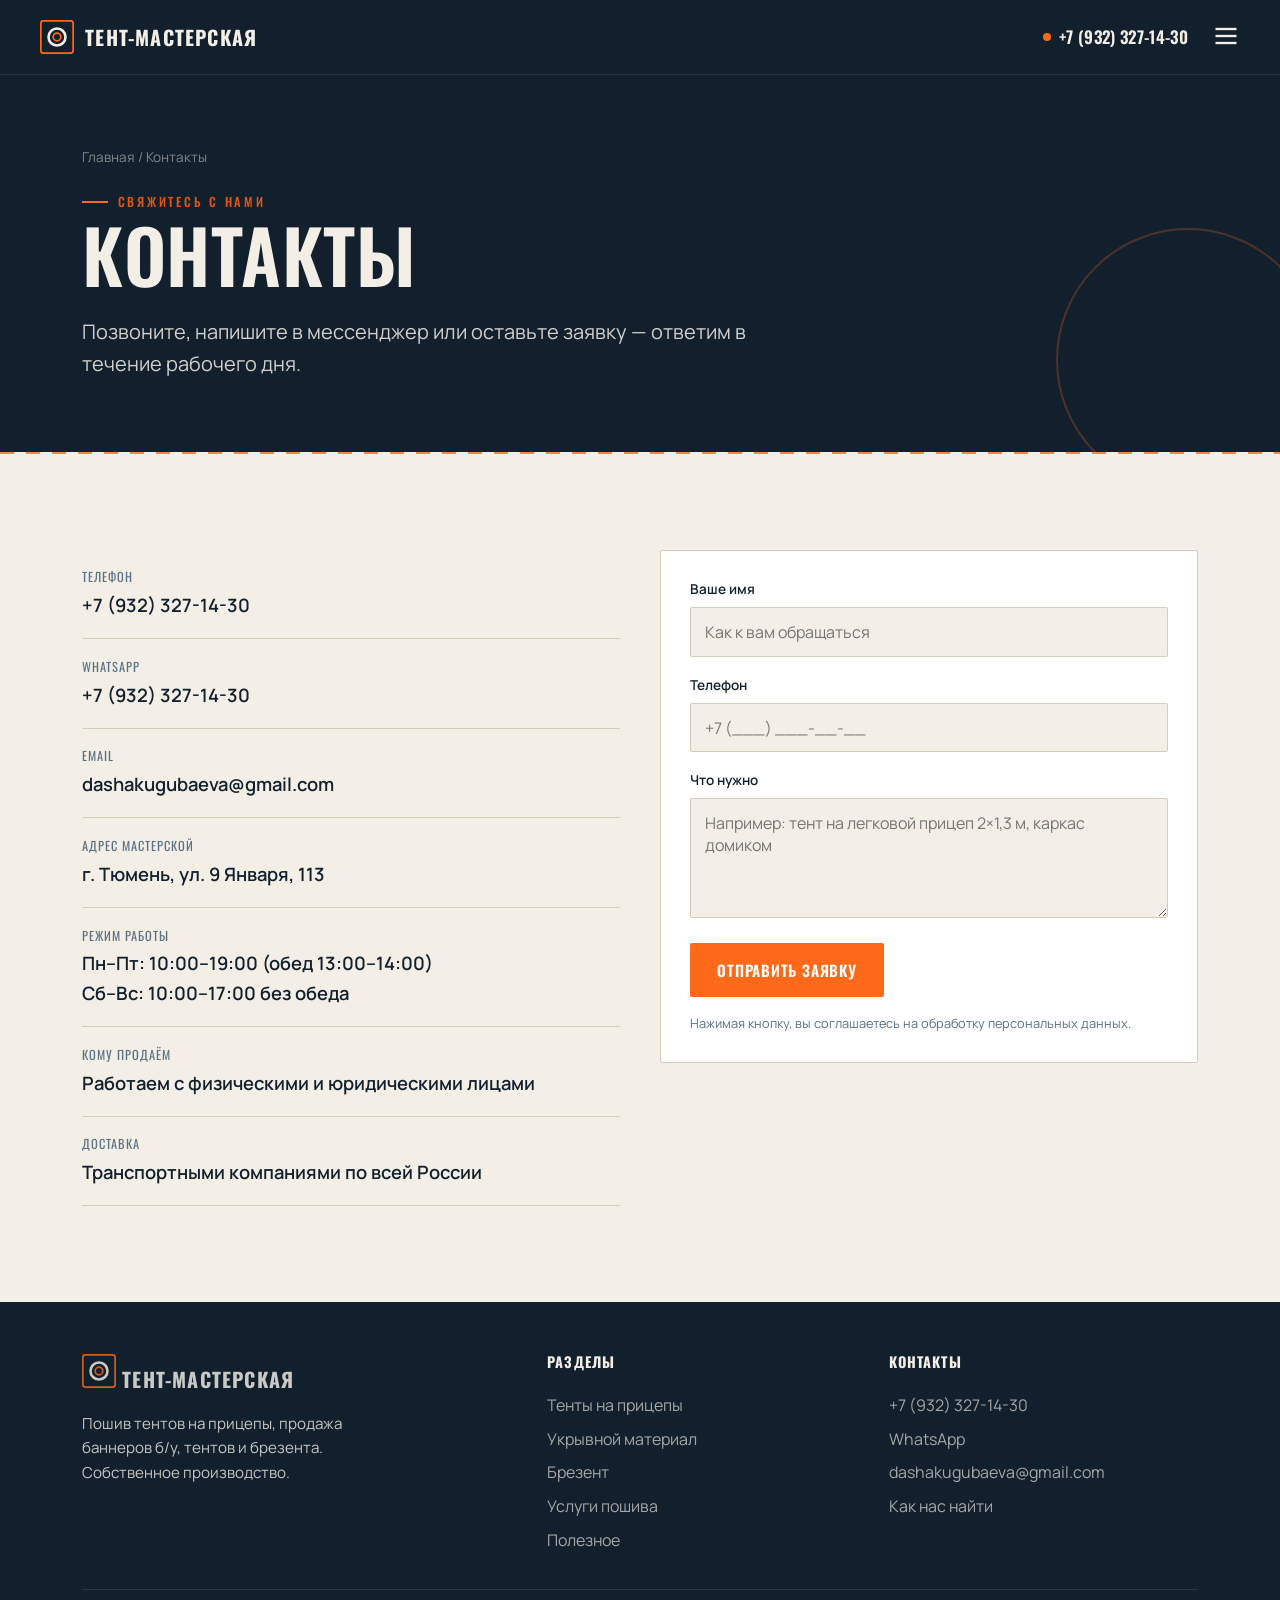
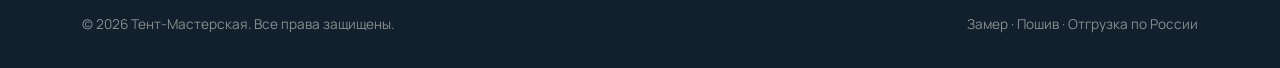
<file: contacts.html>
<!DOCTYPE html>
<html lang="ru">
<head>
<meta charset="UTF-8">
<meta name="viewport" content="width=device-width, initial-scale=1">
<title>Контакты | Тент-Мастерская</title>
<meta name="description" content="Телефон, мессенджеры, адрес мастерской. Оставьте заявку на пошив тента или покупку баннеров.">
<link rel="preconnect" href="https://fonts.googleapis.com">
<link rel="preconnect" href="https://fonts.gstatic.com" crossorigin>
<link href="https://fonts.googleapis.com/css2?family=Oswald:wght@400;500;600;700&family=Manrope:wght@400;500;600;700&display=swap" rel="stylesheet">
<link rel="stylesheet" href="css/style.css?v=12">
<style id="hdr-inline">
/* Инлайн-стили шапки (v5) — гарантированно свежие, не кэшируются отдельно */
.site-header{position:sticky;top:0;z-index:50;background:#12202e;color:#f3efe6;border-bottom:1px solid rgba(255,255,255,.08)}
.site-header .wrap{max-width:1760px;margin-inline:auto;padding-inline:clamp(1.25rem,4vw,2.5rem)}
.site-header .nav{display:flex;align-items:center;min-height:74px;gap:1.5rem}
.site-header .nav>nav{flex:1;display:flex;justify-content:center}
.site-header .brand{display:flex;align-items:center;gap:.7rem;font-family:"Oswald","Arial Narrow",sans-serif;font-weight:700;text-transform:uppercase;letter-spacing:.06em;font-size:1.25rem;color:#f3efe6;white-space:nowrap;flex:none}
.site-header .brand .mark{width:34px;height:34px;flex:none}
.site-header .nav-links{display:flex;gap:2.6rem;align-items:center;list-style:none;margin:0;padding:0}
.site-header .nav-links a{font-family:"Oswald","Arial Narrow",sans-serif;text-transform:uppercase;letter-spacing:.05em;font-size:.98rem;font-weight:500;color:#f3efe6;opacity:.82;padding:.4rem 0;position:relative;transition:opacity .2s;white-space:nowrap;text-decoration:none}
.site-header .nav-links a:hover,.site-header .nav-links a.active{opacity:1}
.site-header .nav-links a.active::after{content:"";position:absolute;left:0;bottom:-2px;width:100%;height:2px;background:#ff6a1a}
.site-header .nav-phone{font-family:"Oswald","Arial Narrow",sans-serif;font-weight:600;font-size:1.05rem;letter-spacing:.02em;color:#f3efe6;display:inline-flex;align-items:center;gap:.5rem;white-space:nowrap;flex:none;text-decoration:none}
.site-header .nav-phone .dot{width:8px;height:8px;background:#ff6a1a;border-radius:50%}
.site-header .burger{display:none;background:none;border:0;color:#f3efe6;cursor:pointer}
@media (max-width:1700px) and (min-width:1501px){.site-header .nav-links{gap:2.4rem}.site-header .nav-links a{font-size:.85rem;letter-spacing:.02em}}
@media (max-width:1500px) and (min-width:1381px){.site-header .nav-links{gap:1.8rem}.site-header .nav-links a{font-size:.82rem;letter-spacing:.02em}}
@media (max-width:1380px){
  .site-header .burger{display:block}
  .site-header .nav>nav{flex:none}
  .site-header .nav-links{position:fixed;inset:74px 0 auto 0;flex-direction:column;gap:0;background:#12202e;border-bottom:1px solid rgba(255,255,255,.1);padding:1rem 1.5rem;transform:translateY(-150%);transition:transform .3s ease,visibility .3s;visibility:hidden;z-index:40}
  .site-header .nav-links.open{transform:translateY(0);visibility:visible}
  .site-header .nav-links a{padding:.9rem 0;width:100%;border-bottom:1px solid rgba(255,255,255,.06);font-size:1rem}
  .site-header .nav-links a.active::after{display:none}
  .site-header .nav>nav{margin-left:auto}
}
@media (max-width:720px){.site-header .nav-phone{display:none}}
</style>
</head>
<body>
<header class="site-header">
  <div class="wrap nav">
    <a href="index.html" class="brand">
      <svg class="mark" viewBox="0 0 40 40" xmlns="http://www.w3.org/2000/svg" aria-hidden="true">
        <rect x="1" y="1" width="38" height="38" rx="3" fill="none" stroke="#ff6a1a" stroke-width="2"/>
        <circle cx="20" cy="20" r="10" fill="none" stroke="#f3efe6" stroke-width="3"/>
        <circle cx="20" cy="20" r="4.5" fill="#12202e" stroke="#ff6a1a" stroke-width="2"/>
      </svg>
      Тент-Мастерская
    </a>
    <nav>
      <ul class="nav-links">
        <li><a href="index.html">Главная</a></li>
        <li><a href="tents.html">Тенты на прицепы</a></li>
        <li><a href="ukryvnoy.html">Укрывной материал</a></li>
        <li><a href="brezent.html">Брезент</a></li>
        <li><a href="services.html">Услуги пошива</a></li>
        <li><a href="blog.html">Полезное</a></li>
        <li><a href="contacts.html">Контакты</a></li>
      </ul>
    </nav>
    <a href="tel:+79323271430" class="nav-phone"><span class="dot"></span>+7 (932) 327-14-30</a>
    <button class="burger" aria-label="Меню" aria-expanded="false">
      <svg width="28" height="28" viewBox="0 0 24 24" fill="none" stroke="currentColor" stroke-width="2"><line x1="3" y1="6" x2="21" y2="6"/><line x1="3" y1="12" x2="21" y2="12"/><line x1="3" y1="18" x2="21" y2="18"/></svg>
    </button>
  </div>
</header>
<section class="page-hero">
  <div class="wrap">
    <div class="crumbs"><a href="index.html">Главная</a> / Контакты</div>
    <span class="eyebrow">Свяжитесь с нами</span>
    <h1>Контакты</h1>
    <p class="lead">Позвоните, напишите в мессенджер или оставьте заявку — ответим в течение рабочего дня.</p>
  </div>
</section>

<div class="stitch"></div>

<section class="section">
  <div class="wrap">
    <div class="contact-grid">
      <div class="reveal">
        <ul class="contact-list">
          <li><div class="k">Телефон</div><div class="v"><a href="tel:+79323271430">+7 (932) 327-14-30</a></div></li>
          <li><div class="k">WhatsApp</div><div class="v"><a href="https://wa.me/79323271430" target="_blank" rel="noopener">+7 (932) 327-14-30</a></div></li>
          <li><div class="k">Email</div><div class="v"><a href="mailto:dashakugubaeva@gmail.com">dashakugubaeva@gmail.com</a></div></li>
          <li><div class="k">Адрес мастерской</div><div class="v">г. Тюмень, ул. 9 Января, 113</div></li>
          <li><div class="k">Режим работы</div><div class="v">Пн–Пт: 10:00–19:00 (обед 13:00–14:00)<br>Сб–Вс: 10:00–17:00 без обеда</div></li>
          <li><div class="k">Кому продаём</div><div class="v">Работаем с физическими и юридическими лицами</div></li>
          <li><div class="k">Доставка</div><div class="v">Транспортными компаниями по всей России</div></li>
        </ul>
      </div>
      <div class="reveal">
<form class="form" action="https://formspree.io/f/mqerkyrz" method="POST">
  <div class="field"><label for="name">Ваше имя</label><input id="name" name="name" type="text" placeholder="Как к вам обращаться" required></div>
          <div class="field"><label for="phone">Телефон</label><input id="phone" name="phone" type="tel" placeholder="+7 (___) ___-__-__" required></div>
          <div class="field"><label for="msg">Что нужно</label><textarea id="msg" name="msg" placeholder="Например: тент на легковой прицеп 2×1,3 м, каркас домиком"></textarea></div>
          <button type="submit" class="btn btn-primary">Отправить заявку</button>
          <p class="form-note hint" role="status"></p>
          <p class="hint">Нажимая кнопку, вы соглашаетесь на обработку персональных данных.</p>
        </form>
      </div>
    </div>
  </div>
</section>
<footer class="site-footer">
  <div class="wrap">
    <div class="footer-grid">
      <div class="footer-brand">
        <a href="index.html" class="brand">
          <svg class="mark" viewBox="0 0 40 40" xmlns="http://www.w3.org/2000/svg" aria-hidden="true">
            <rect x="1" y="1" width="38" height="38" rx="3" fill="none" stroke="#ff6a1a" stroke-width="2"/>
            <circle cx="20" cy="20" r="10" fill="none" stroke="#f3efe6" stroke-width="3"/>
            <circle cx="20" cy="20" r="4.5" fill="#12202e" stroke="#ff6a1a" stroke-width="2"/>
          </svg>
          Тент-Мастерская
        </a>
        <p>Пошив тентов на прицепы, продажа баннеров б⁠/⁠у, тентов и брезента. Собственное производство.</p>
      </div>
      <div>
        <h4>Разделы</h4>
        <a href="tents.html">Тенты на прицепы</a>
        <a href="ukryvnoy.html">Укрывной материал</a>
        <a href="brezent.html">Брезент</a>
        <a href="services.html">Услуги пошива</a>
        <a href="blog.html">Полезное</a>
      </div>
      <div>
        <h4>Контакты</h4>
        <a href="tel:+79323271430">+7 (932) 327-14-30</a>
        <a href="https://wa.me/79323271430" target="_blank" rel="noopener">WhatsApp</a>
        <a href="mailto:dashakugubaeva@gmail.com">dashakugubaeva@gmail.com</a>
        <a href="contacts.html">Как нас найти</a>
      </div>
    </div>
    <div class="footer-bottom">
      <span>© <span data-year></span> Тент-Мастерская. Все права защищены.</span>
      <span>Замер · Пошив · Отгрузка по России</span>
    </div>
  </div>
</footer>
<script src="js/main.js?v=6"></script>
</body>
</html>
</file>
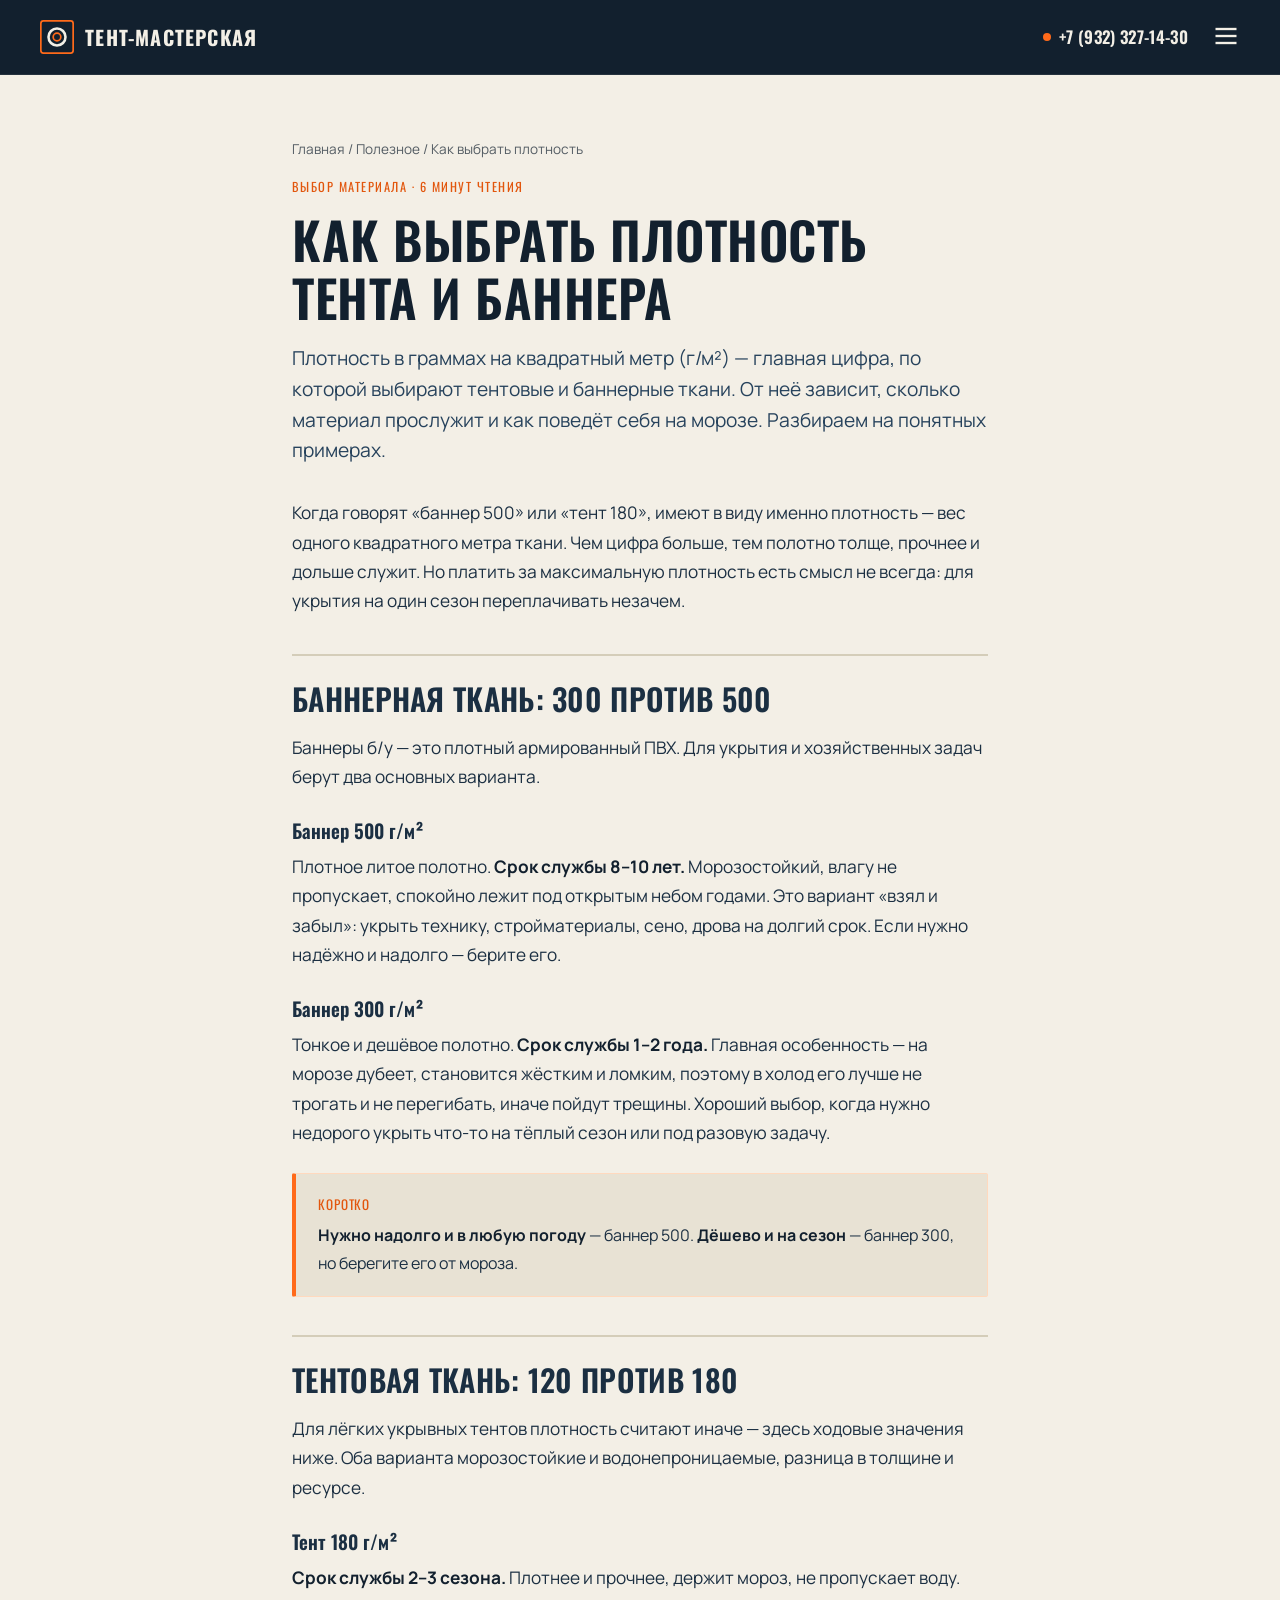
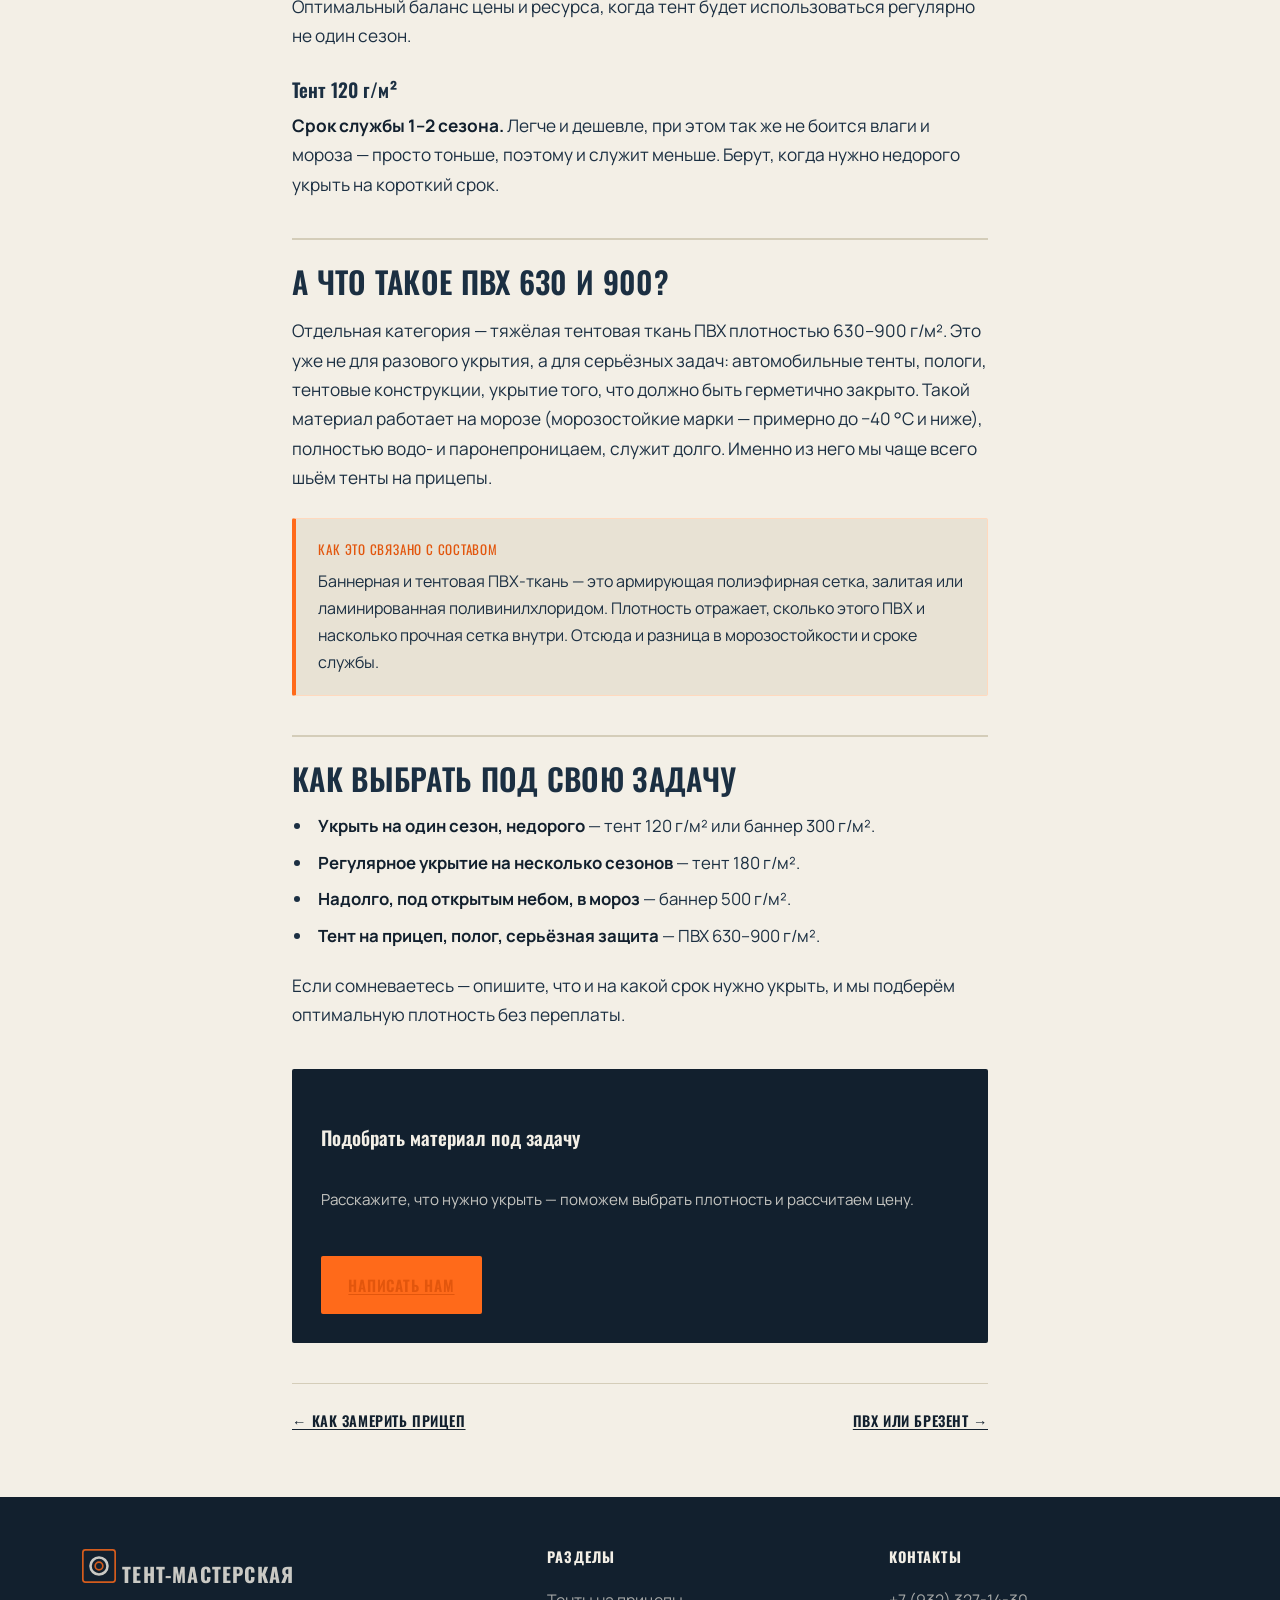
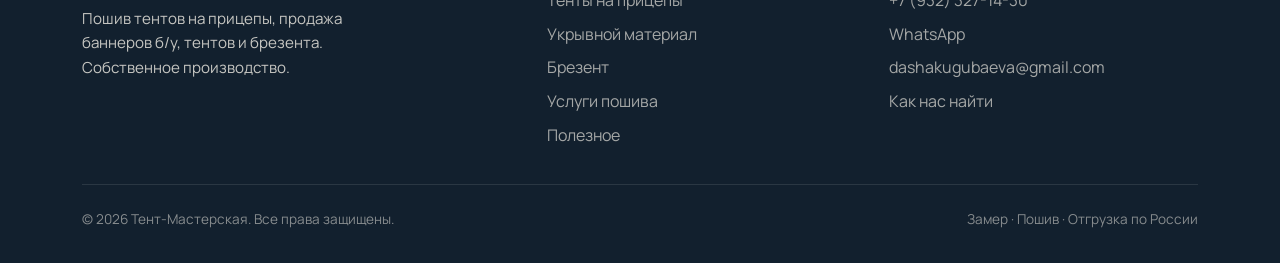
<file: kak-vybrat-plotnost.html>
<!DOCTYPE html>
<html lang="ru">
<head>
<meta charset="UTF-8">
<meta name="viewport" content="width=device-width, initial-scale=1">
<title>Как выбрать плотность тента и баннера — 120, 180, 300, 500 г/м² | Тент-Мастерская</title>
<meta name="description" content="Что означает плотность тента и баннера в г/м², сколько служат ткани 120, 180, 300, 500 и ПВХ 630-900. Как выбрать плотность под свою задачу.">
<link rel="canonical" href="https://example.ru/kak-vybrat-plotnost.html">
<meta property="og:type" content="article">
<meta property="og:title" content="Как выбрать плотность тента и баннера — 120, 180, 300, 500 г/м² | Тент-Мастерская">
<meta property="og:description" content="Что означает плотность тента и баннера в г/м², сколько служат ткани 120, 180, 300, 500 и ПВХ 630-900. Как выбрать плотность под свою задачу.">
<link rel="preconnect" href="https://fonts.googleapis.com">
<link rel="preconnect" href="https://fonts.gstatic.com" crossorigin>
<link href="https://fonts.googleapis.com/css2?family=Oswald:wght@400;500;600;700&family=Manrope:wght@400;500;600;700&display=swap" rel="stylesheet">
<link rel="stylesheet" href="css/style.css?v=12">
<script type="application/ld+json">
{
  "@context": "https://schema.org",
  "@type": "Article",
  "headline": "Как выбрать плотность тента и баннера — 120, 180, 300, 500 г/м² | Тент-Мастерская",
  "description": "Что означает плотность тента и баннера в г/м², сколько служат ткани 120, 180, 300, 500 и ПВХ 630-900. Как выбрать плотность под свою задачу.",
  "url": "https://example.ru/kak-vybrat-plotnost.html",
  "publisher": { "@type": "Organization", "name": "Тент-Мастерская" }
}
</script>
<style id="hdr-inline">
/* Инлайн-стили шапки (v5) — гарантированно свежие, не кэшируются отдельно */
.site-header{position:sticky;top:0;z-index:50;background:#12202e;color:#f3efe6;border-bottom:1px solid rgba(255,255,255,.08)}
.site-header .wrap{max-width:1760px;margin-inline:auto;padding-inline:clamp(1.25rem,4vw,2.5rem)}
.site-header .nav{display:flex;align-items:center;min-height:74px;gap:1.5rem}
.site-header .nav>nav{flex:1;display:flex;justify-content:center}
.site-header .brand{display:flex;align-items:center;gap:.7rem;font-family:"Oswald","Arial Narrow",sans-serif;font-weight:700;text-transform:uppercase;letter-spacing:.06em;font-size:1.25rem;color:#f3efe6;white-space:nowrap;flex:none}
.site-header .brand .mark{width:34px;height:34px;flex:none}
.site-header .nav-links{display:flex;gap:2.6rem;align-items:center;list-style:none;margin:0;padding:0}
.site-header .nav-links a{font-family:"Oswald","Arial Narrow",sans-serif;text-transform:uppercase;letter-spacing:.05em;font-size:.98rem;font-weight:500;color:#f3efe6;opacity:.82;padding:.4rem 0;position:relative;transition:opacity .2s;white-space:nowrap;text-decoration:none}
.site-header .nav-links a:hover,.site-header .nav-links a.active{opacity:1}
.site-header .nav-links a.active::after{content:"";position:absolute;left:0;bottom:-2px;width:100%;height:2px;background:#ff6a1a}
.site-header .nav-phone{font-family:"Oswald","Arial Narrow",sans-serif;font-weight:600;font-size:1.05rem;letter-spacing:.02em;color:#f3efe6;display:inline-flex;align-items:center;gap:.5rem;white-space:nowrap;flex:none;text-decoration:none}
.site-header .nav-phone .dot{width:8px;height:8px;background:#ff6a1a;border-radius:50%}
.site-header .burger{display:none;background:none;border:0;color:#f3efe6;cursor:pointer}
@media (max-width:1700px) and (min-width:1501px){.site-header .nav-links{gap:2.4rem}.site-header .nav-links a{font-size:.85rem;letter-spacing:.02em}}
@media (max-width:1500px) and (min-width:1381px){.site-header .nav-links{gap:1.8rem}.site-header .nav-links a{font-size:.82rem;letter-spacing:.02em}}
@media (max-width:1380px){
  .site-header .burger{display:block}
  .site-header .nav>nav{flex:none}
  .site-header .nav-links{position:fixed;inset:74px 0 auto 0;flex-direction:column;gap:0;background:#12202e;border-bottom:1px solid rgba(255,255,255,.1);padding:1rem 1.5rem;transform:translateY(-150%);transition:transform .3s ease,visibility .3s;visibility:hidden;z-index:40}
  .site-header .nav-links.open{transform:translateY(0);visibility:visible}
  .site-header .nav-links a{padding:.9rem 0;width:100%;border-bottom:1px solid rgba(255,255,255,.06);font-size:1rem}
  .site-header .nav-links a.active::after{display:none}
  .site-header .nav>nav{margin-left:auto}
}
@media (max-width:720px){.site-header .nav-phone{display:none}}
</style>
</head>
<body>
<header class="site-header">
  <div class="wrap nav">
    <a href="index.html" class="brand">
      <svg class="mark" viewBox="0 0 40 40" xmlns="http://www.w3.org/2000/svg" aria-hidden="true">
        <rect x="1" y="1" width="38" height="38" rx="3" fill="none" stroke="#ff6a1a" stroke-width="2"/>
        <circle cx="20" cy="20" r="10" fill="none" stroke="#f3efe6" stroke-width="3"/>
        <circle cx="20" cy="20" r="4.5" fill="#12202e" stroke="#ff6a1a" stroke-width="2"/>
      </svg>
      Тент-Мастерская
    </a>
    <nav>
      <ul class="nav-links">
        <li><a href="index.html">Главная</a></li>
        <li><a href="tents.html">Тенты на прицепы</a></li>
        <li><a href="ukryvnoy.html">Укрывной материал</a></li>
        <li><a href="brezent.html">Брезент</a></li>
        <li><a href="services.html">Услуги пошива</a></li>
        <li><a href="blog.html">Полезное</a></li>
        <li><a href="contacts.html">Контакты</a></li>
      </ul>
    </nav>
    <a href="tel:+79323271430" class="nav-phone"><span class="dot"></span>+7 (932) 327-14-30</a>
    <button class="burger" aria-label="Меню" aria-expanded="false">
      <svg width="28" height="28" viewBox="0 0 24 24" fill="none" stroke="currentColor" stroke-width="2"><line x1="3" y1="6" x2="21" y2="6"/><line x1="3" y1="12" x2="21" y2="12"/><line x1="3" y1="18" x2="21" y2="18"/></svg>
    </button>
  </div>
</header>
<article class="article">
  <div class="article-wrap">
    <div class="crumbs" style="margin-bottom:1rem"><a href="index.html">Главная</a> / <a href="blog.html">Полезное</a> / Как выбрать плотность</div>
    <div class="article-meta">Выбор материала · 6 минут чтения</div>
    <h1>Как выбрать плотность тента и баннера</h1>
    <p class="intro">Плотность в граммах на квадратный метр (г/м²) — главная цифра, по которой выбирают тентовые и баннерные ткани. От неё зависит, сколько материал прослужит и как поведёт себя на морозе. Разбираем на понятных примерах.</p>

    <div class="article-body">
      <p>Когда говорят «баннер 500» или «тент 180», имеют в виду именно плотность — вес одного квадратного метра ткани. Чем цифра больше, тем полотно толще, прочнее и дольше служит. Но платить за максимальную плотность есть смысл не всегда: для укрытия на один сезон переплачивать незачем.</p>

      <h2>Баннерная ткань: 300 против 500</h2>
      <p>Баннеры б⁠/⁠у — это плотный армированный ПВХ. Для укрытия и хозяйственных задач берут два основных варианта.</p>

      <h3>Баннер 500 г/м²</h3>
      <p>Плотное литое полотно. <strong>Срок службы 8–10 лет.</strong> Морозостойкий, влагу не пропускает, спокойно лежит под открытым небом годами. Это вариант «взял и забыл»: укрыть технику, стройматериалы, сено, дрова на долгий срок. Если нужно надёжно и надолго — берите его.</p>

      <h3>Баннер 300 г/м²</h3>
      <p>Тонкое и дешёвое полотно. <strong>Срок службы 1–2 года.</strong> Главная особенность — на морозе дубеет, становится жёстким и ломким, поэтому в холод его лучше не трогать и не перегибать, иначе пойдут трещины. Хороший выбор, когда нужно недорого укрыть что-то на тёплый сезон или под разовую задачу.</p>

      <div class="callout">
        <div class="callout-t">Коротко</div>
        <p><strong>Нужно надолго и в любую погоду</strong> — баннер 500. <strong>Дёшево и на сезон</strong> — баннер 300, но берегите его от мороза.</p>
      </div>

      <h2>Тентовая ткань: 120 против 180</h2>
      <p>Для лёгких укрывных тентов плотность считают иначе — здесь ходовые значения ниже. Оба варианта морозостойкие и водонепроницаемые, разница в толщине и ресурсе.</p>

      <h3>Тент 180 г/м²</h3>
      <p><strong>Срок службы 2–3 сезона.</strong> Плотнее и прочнее, держит мороз, не пропускает воду. Оптимальный баланс цены и ресурса, когда тент будет использоваться регулярно не один сезон.</p>

      <h3>Тент 120 г/м²</h3>
      <p><strong>Срок службы 1–2 сезона.</strong> Легче и дешевле, при этом так же не боится влаги и мороза — просто тоньше, поэтому и служит меньше. Берут, когда нужно недорого укрыть на короткий срок.</p>

      <h2>А что такое ПВХ 630 и 900?</h2>
      <p>Отдельная категория — тяжёлая тентовая ткань ПВХ плотностью 630–900 г/м². Это уже не для разового укрытия, а для серьёзных задач: автомобильные тенты, пологи, тентовые конструкции, укрытие того, что должно быть герметично закрыто. Такой материал работает на морозе (морозостойкие марки — примерно до −40 °C и ниже), полностью водо- и паронепроницаем, служит долго. Именно из него мы чаще всего шьём тенты на прицепы.</p>

      <div class="callout">
        <div class="callout-t">Как это связано с составом</div>
        <p>Баннерная и тентовая ПВХ-ткань — это армирующая полиэфирная сетка, залитая или ламинированная поливинилхлоридом. Плотность отражает, сколько этого ПВХ и насколько прочная сетка внутри. Отсюда и разница в морозостойкости и сроке службы.</p>
      </div>

      <h2>Как выбрать под свою задачу</h2>
      <ul>
        <li><strong>Укрыть на один сезон, недорого</strong> — тент 120 г/м² или баннер 300 г/м².</li>
        <li><strong>Регулярное укрытие на несколько сезонов</strong> — тент 180 г/м².</li>
        <li><strong>Надолго, под открытым небом, в мороз</strong> — баннер 500 г/м².</li>
        <li><strong>Тент на прицеп, полог, серьёзная защита</strong> — ПВХ 630–900 г/м².</li>
      </ul>

      <p>Если сомневаетесь — опишите, что и на какой срок нужно укрыть, и мы подберём оптимальную плотность без переплаты.</p>

      <div class="article-cta">
        <h3>Подобрать материал под задачу</h3>
        <p>Расскажите, что нужно укрыть — поможем выбрать плотность и рассчитаем цену.</p>
        <a href="contacts.html" class="btn btn-primary">Написать нам</a>
      </div>

      <div class="article-nav">
        <a href="kak-zamerit-pritsep.html">← Как замерить прицеп</a>
        <a href="pvh-ili-brezent.html">ПВХ или брезент →</a>
      </div>
    </div>
  </div>
</article>
<footer class="site-footer">
  <div class="wrap">
    <div class="footer-grid">
      <div class="footer-brand">
        <a href="index.html" class="brand">
          <svg class="mark" viewBox="0 0 40 40" xmlns="http://www.w3.org/2000/svg" aria-hidden="true">
            <rect x="1" y="1" width="38" height="38" rx="3" fill="none" stroke="#ff6a1a" stroke-width="2"/>
            <circle cx="20" cy="20" r="10" fill="none" stroke="#f3efe6" stroke-width="3"/>
            <circle cx="20" cy="20" r="4.5" fill="#12202e" stroke="#ff6a1a" stroke-width="2"/>
          </svg>
          Тент-Мастерская
        </a>
        <p>Пошив тентов на прицепы, продажа баннеров б⁠/⁠у, тентов и брезента. Собственное производство.</p>
      </div>
      <div>
        <h4>Разделы</h4>
        <a href="tents.html">Тенты на прицепы</a>
        <a href="ukryvnoy.html">Укрывной материал</a>
        <a href="brezent.html">Брезент</a>
        <a href="services.html">Услуги пошива</a>
        <a href="blog.html">Полезное</a>
      </div>
      <div>
        <h4>Контакты</h4>
        <a href="tel:+79323271430">+7 (932) 327-14-30</a>
        <a href="https://wa.me/79323271430" target="_blank" rel="noopener">WhatsApp</a>
        <a href="mailto:dashakugubaeva@gmail.com">dashakugubaeva@gmail.com</a>
        <a href="contacts.html">Как нас найти</a>
      </div>
    </div>
    <div class="footer-bottom">
      <span>© <span data-year></span> Тент-Мастерская. Все права защищены.</span>
      <span>Замер · Пошив · Отгрузка по России</span>
    </div>
  </div>
</footer>
<script src="js/main.js?v=6"></script>
</body>
</html>
</file>
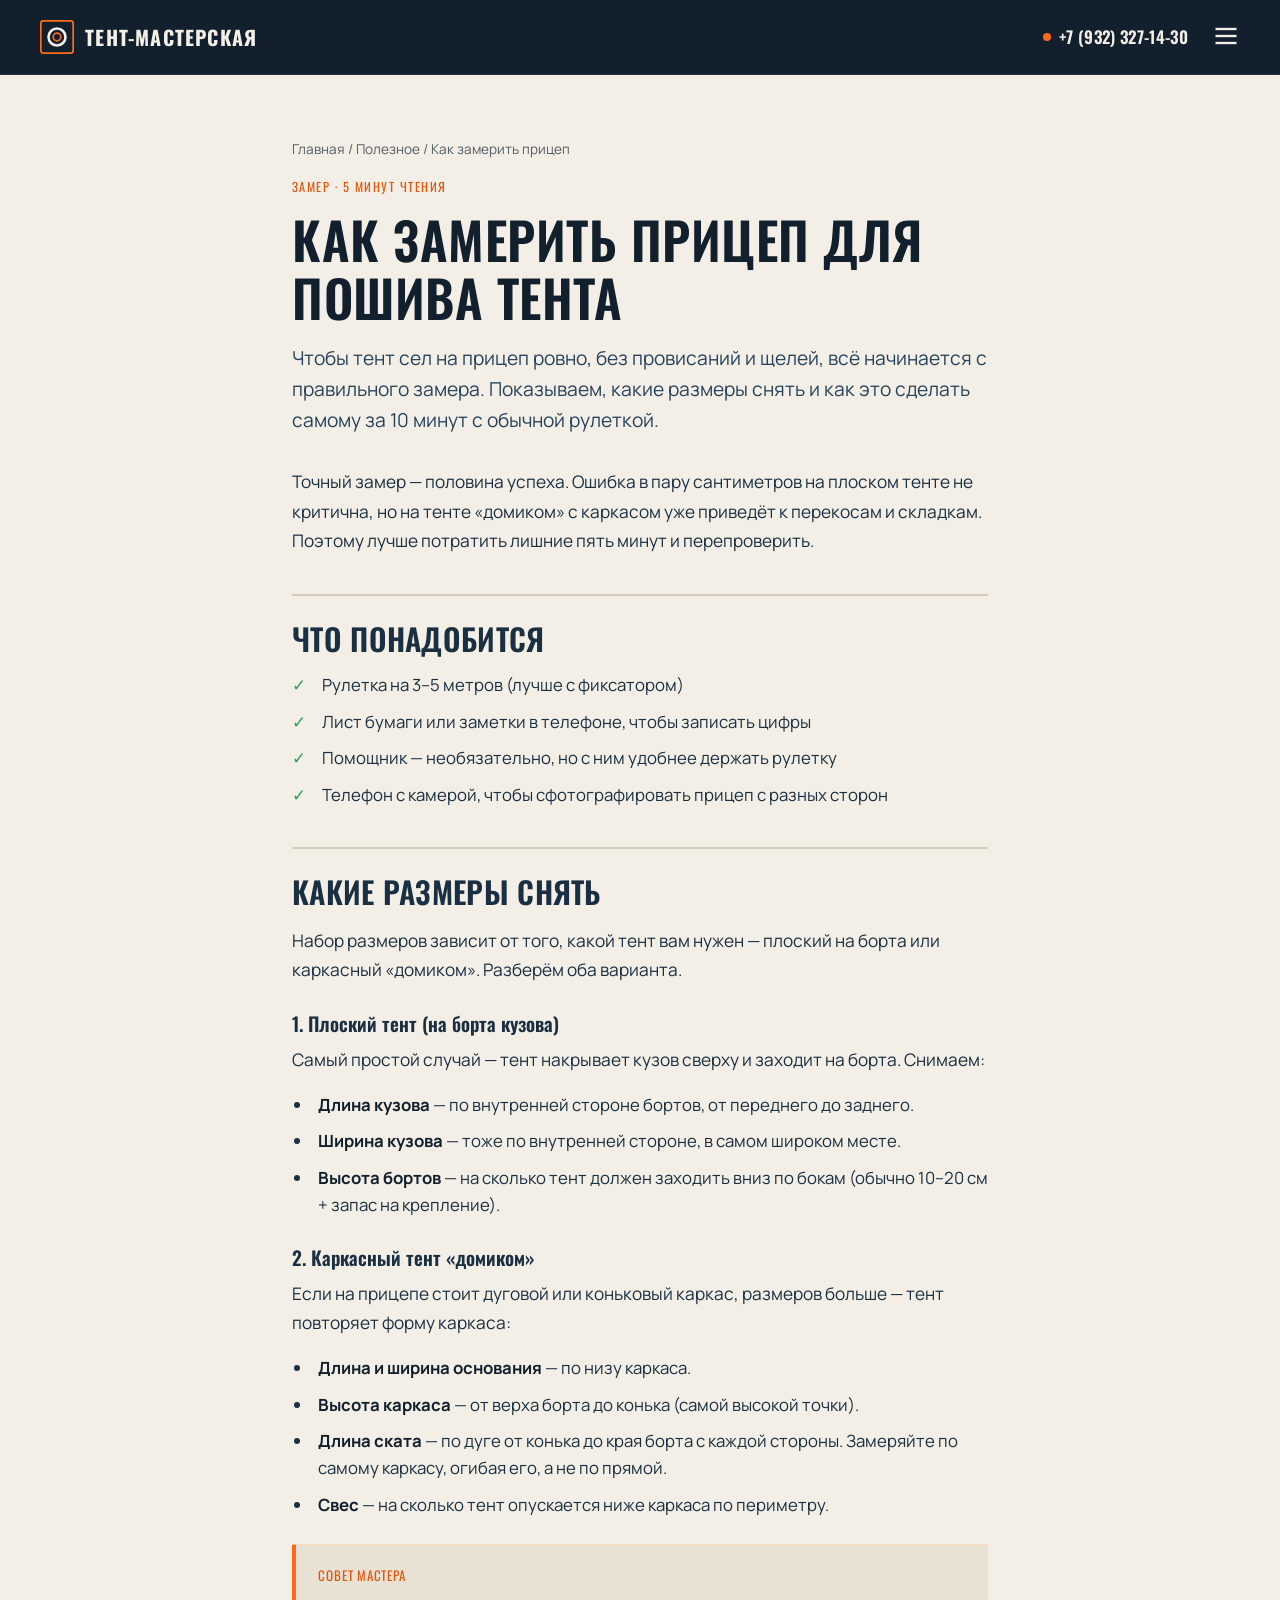
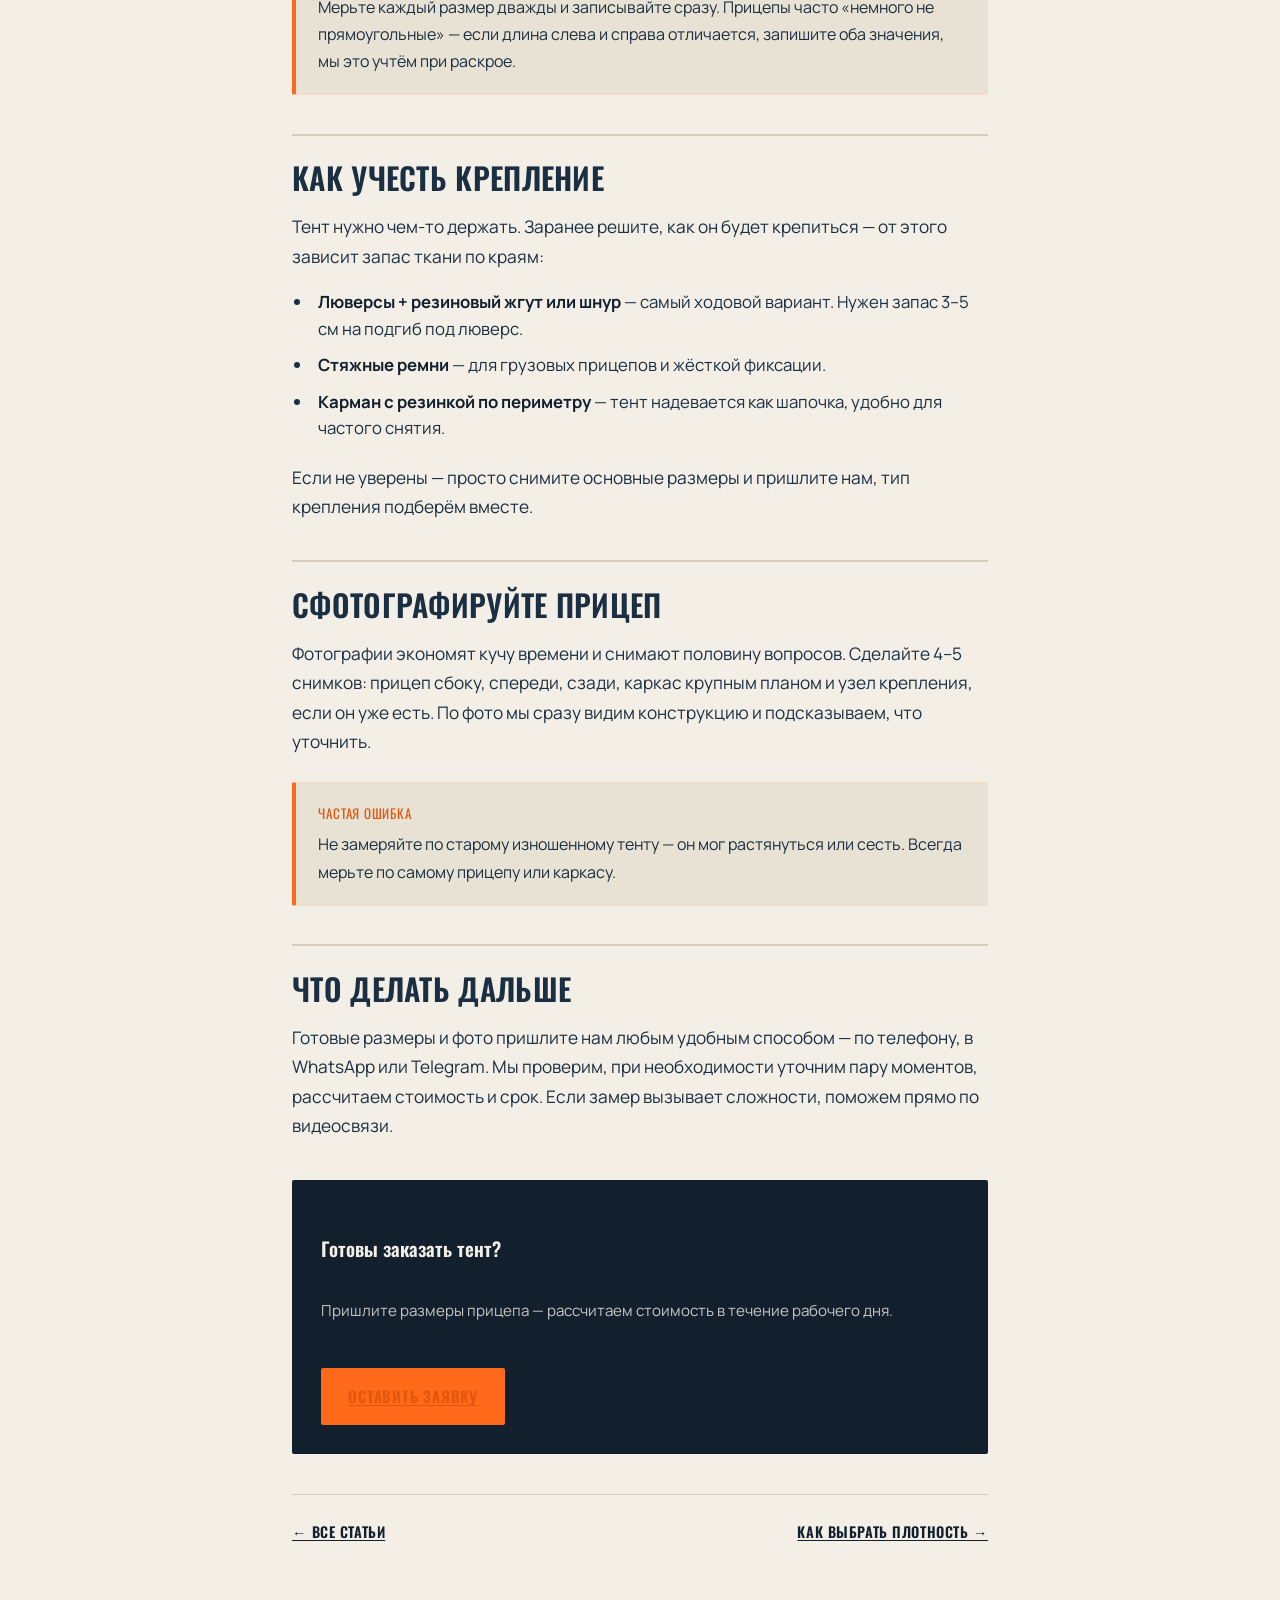
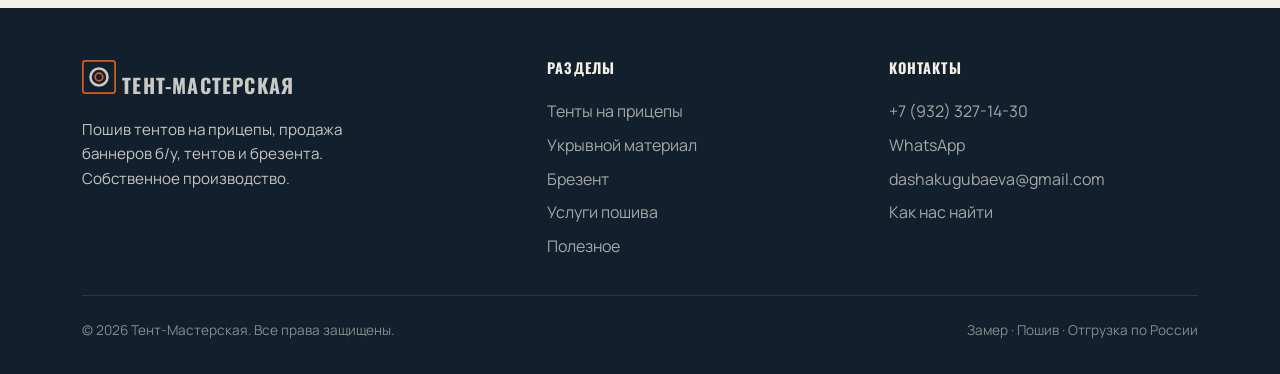
<file: kak-zamerit-pritsep.html>
<!DOCTYPE html>
<html lang="ru">
<head>
<meta charset="UTF-8">
<meta name="viewport" content="width=device-width, initial-scale=1">
<title>Как замерить прицеп для пошива тента — пошаговая инструкция | Тент-Мастерская</title>
<meta name="description" content="Как правильно замерить прицеп для тента: какие размеры снять для плоского и каркасного тента, как учесть крепление. Простая инструкция с рулеткой.">
<link rel="canonical" href="https://example.ru/kak-zamerit-pritsep.html">
<meta property="og:type" content="article">
<meta property="og:title" content="Как замерить прицеп для пошива тента — пошаговая инструкция | Тент-Мастерская">
<meta property="og:description" content="Как правильно замерить прицеп для тента: какие размеры снять для плоского и каркасного тента, как учесть крепление. Простая инструкция с рулеткой.">
<link rel="preconnect" href="https://fonts.googleapis.com">
<link rel="preconnect" href="https://fonts.gstatic.com" crossorigin>
<link href="https://fonts.googleapis.com/css2?family=Oswald:wght@400;500;600;700&family=Manrope:wght@400;500;600;700&display=swap" rel="stylesheet">
<link rel="stylesheet" href="css/style.css?v=12">
<script type="application/ld+json">
{
  "@context": "https://schema.org",
  "@type": "Article",
  "headline": "Как замерить прицеп для пошива тента — пошаговая инструкция | Тент-Мастерская",
  "description": "Как правильно замерить прицеп для тента: какие размеры снять для плоского и каркасного тента, как учесть крепление. Простая инструкция с рулеткой.",
  "url": "https://example.ru/kak-zamerit-pritsep.html",
  "publisher": { "@type": "Organization", "name": "Тент-Мастерская" }
}
</script>
<style id="hdr-inline">
/* Инлайн-стили шапки (v5) — гарантированно свежие, не кэшируются отдельно */
.site-header{position:sticky;top:0;z-index:50;background:#12202e;color:#f3efe6;border-bottom:1px solid rgba(255,255,255,.08)}
.site-header .wrap{max-width:1760px;margin-inline:auto;padding-inline:clamp(1.25rem,4vw,2.5rem)}
.site-header .nav{display:flex;align-items:center;min-height:74px;gap:1.5rem}
.site-header .nav>nav{flex:1;display:flex;justify-content:center}
.site-header .brand{display:flex;align-items:center;gap:.7rem;font-family:"Oswald","Arial Narrow",sans-serif;font-weight:700;text-transform:uppercase;letter-spacing:.06em;font-size:1.25rem;color:#f3efe6;white-space:nowrap;flex:none}
.site-header .brand .mark{width:34px;height:34px;flex:none}
.site-header .nav-links{display:flex;gap:2.6rem;align-items:center;list-style:none;margin:0;padding:0}
.site-header .nav-links a{font-family:"Oswald","Arial Narrow",sans-serif;text-transform:uppercase;letter-spacing:.05em;font-size:.98rem;font-weight:500;color:#f3efe6;opacity:.82;padding:.4rem 0;position:relative;transition:opacity .2s;white-space:nowrap;text-decoration:none}
.site-header .nav-links a:hover,.site-header .nav-links a.active{opacity:1}
.site-header .nav-links a.active::after{content:"";position:absolute;left:0;bottom:-2px;width:100%;height:2px;background:#ff6a1a}
.site-header .nav-phone{font-family:"Oswald","Arial Narrow",sans-serif;font-weight:600;font-size:1.05rem;letter-spacing:.02em;color:#f3efe6;display:inline-flex;align-items:center;gap:.5rem;white-space:nowrap;flex:none;text-decoration:none}
.site-header .nav-phone .dot{width:8px;height:8px;background:#ff6a1a;border-radius:50%}
.site-header .burger{display:none;background:none;border:0;color:#f3efe6;cursor:pointer}
@media (max-width:1700px) and (min-width:1501px){.site-header .nav-links{gap:2.4rem}.site-header .nav-links a{font-size:.85rem;letter-spacing:.02em}}
@media (max-width:1500px) and (min-width:1381px){.site-header .nav-links{gap:1.8rem}.site-header .nav-links a{font-size:.82rem;letter-spacing:.02em}}
@media (max-width:1380px){
  .site-header .burger{display:block}
  .site-header .nav>nav{flex:none}
  .site-header .nav-links{position:fixed;inset:74px 0 auto 0;flex-direction:column;gap:0;background:#12202e;border-bottom:1px solid rgba(255,255,255,.1);padding:1rem 1.5rem;transform:translateY(-150%);transition:transform .3s ease,visibility .3s;visibility:hidden;z-index:40}
  .site-header .nav-links.open{transform:translateY(0);visibility:visible}
  .site-header .nav-links a{padding:.9rem 0;width:100%;border-bottom:1px solid rgba(255,255,255,.06);font-size:1rem}
  .site-header .nav-links a.active::after{display:none}
  .site-header .nav>nav{margin-left:auto}
}
@media (max-width:720px){.site-header .nav-phone{display:none}}
</style>
</head>
<body>
<header class="site-header">
  <div class="wrap nav">
    <a href="index.html" class="brand">
      <svg class="mark" viewBox="0 0 40 40" xmlns="http://www.w3.org/2000/svg" aria-hidden="true">
        <rect x="1" y="1" width="38" height="38" rx="3" fill="none" stroke="#ff6a1a" stroke-width="2"/>
        <circle cx="20" cy="20" r="10" fill="none" stroke="#f3efe6" stroke-width="3"/>
        <circle cx="20" cy="20" r="4.5" fill="#12202e" stroke="#ff6a1a" stroke-width="2"/>
      </svg>
      Тент-Мастерская
    </a>
    <nav>
      <ul class="nav-links">
        <li><a href="index.html">Главная</a></li>
        <li><a href="tents.html">Тенты на прицепы</a></li>
        <li><a href="ukryvnoy.html">Укрывной материал</a></li>
        <li><a href="brezent.html">Брезент</a></li>
        <li><a href="services.html">Услуги пошива</a></li>
        <li><a href="blog.html">Полезное</a></li>
        <li><a href="contacts.html">Контакты</a></li>
      </ul>
    </nav>
    <a href="tel:+79323271430" class="nav-phone"><span class="dot"></span>+7 (932) 327-14-30</a>
    <button class="burger" aria-label="Меню" aria-expanded="false">
      <svg width="28" height="28" viewBox="0 0 24 24" fill="none" stroke="currentColor" stroke-width="2"><line x1="3" y1="6" x2="21" y2="6"/><line x1="3" y1="12" x2="21" y2="12"/><line x1="3" y1="18" x2="21" y2="18"/></svg>
    </button>
  </div>
</header>
<article class="article">
  <div class="article-wrap">
    <div class="crumbs" style="margin-bottom:1rem"><a href="index.html">Главная</a> / <a href="blog.html">Полезное</a> / Как замерить прицеп</div>
    <div class="article-meta">Замер · 5 минут чтения</div>
    <h1>Как замерить прицеп для пошива тента</h1>
    <p class="intro">Чтобы тент сел на прицеп ровно, без провисаний и щелей, всё начинается с правильного замера. Показываем, какие размеры снять и как это сделать самому за 10 минут с обычной рулеткой.</p>

    <div class="article-body">
      <p>Точный замер — половина успеха. Ошибка в пару сантиметров на плоском тенте не критична, но на тенте «домиком» с каркасом уже приведёт к перекосам и складкам. Поэтому лучше потратить лишние пять минут и перепроверить.</p>

      <h2>Что понадобится</h2>
      <ul class="checklist">
        <li>Рулетка на 3–5 метров (лучше с фиксатором)</li>
        <li>Лист бумаги или заметки в телефоне, чтобы записать цифры</li>
        <li>Помощник — необязательно, но с ним удобнее держать рулетку</li>
        <li>Телефон с камерой, чтобы сфотографировать прицеп с разных сторон</li>
      </ul>

      <h2>Какие размеры снять</h2>
      <p>Набор размеров зависит от того, какой тент вам нужен — плоский на борта или каркасный «домиком». Разберём оба варианта.</p>

      <h3>1. Плоский тент (на борта кузова)</h3>
      <p>Самый простой случай — тент накрывает кузов сверху и заходит на борта. Снимаем:</p>
      <ul>
        <li><strong>Длина кузова</strong> — по внутренней стороне бортов, от переднего до заднего.</li>
        <li><strong>Ширина кузова</strong> — тоже по внутренней стороне, в самом широком месте.</li>
        <li><strong>Высота бортов</strong> — на сколько тент должен заходить вниз по бокам (обычно 10–20 см + запас на крепление).</li>
      </ul>

      <h3>2. Каркасный тент «домиком»</h3>
      <p>Если на прицепе стоит дуговой или коньковый каркас, размеров больше — тент повторяет форму каркаса:</p>
      <ul>
        <li><strong>Длина и ширина основания</strong> — по низу каркаса.</li>
        <li><strong>Высота каркаса</strong> — от верха борта до конька (самой высокой точки).</li>
        <li><strong>Длина ската</strong> — по дуге от конька до края борта с каждой стороны. Замеряйте по самому каркасу, огибая его, а не по прямой.</li>
        <li><strong>Свес</strong> — на сколько тент опускается ниже каркаса по периметру.</li>
      </ul>

      <div class="callout">
        <div class="callout-t">Совет мастера</div>
        <p>Мерьте каждый размер дважды и записывайте сразу. Прицепы часто «немного не прямоугольные» — если длина слева и справа отличается, запишите оба значения, мы это учтём при раскрое.</p>
      </div>

      <h2>Как учесть крепление</h2>
      <p>Тент нужно чем-то держать. Заранее решите, как он будет крепиться — от этого зависит запас ткани по краям:</p>
      <ul>
        <li><strong>Люверсы + резиновый жгут или шнур</strong> — самый ходовой вариант. Нужен запас 3–5 см на подгиб под люверс.</li>
        <li><strong>Стяжные ремни</strong> — для грузовых прицепов и жёсткой фиксации.</li>
        <li><strong>Карман с резинкой по периметру</strong> — тент надевается как шапочка, удобно для частого снятия.</li>
      </ul>
      <p>Если не уверены — просто снимите основные размеры и пришлите нам, тип крепления подберём вместе.</p>

      <h2>Сфотографируйте прицеп</h2>
      <p>Фотографии экономят кучу времени и снимают половину вопросов. Сделайте 4–5 снимков: прицеп сбоку, спереди, сзади, каркас крупным планом и узел крепления, если он уже есть. По фото мы сразу видим конструкцию и подсказываем, что уточнить.</p>

      <div class="callout">
        <div class="callout-t">Частая ошибка</div>
        <p>Не замеряйте по старому изношенному тенту — он мог растянуться или сесть. Всегда мерьте по самому прицепу или каркасу.</p>
      </div>

      <h2>Что делать дальше</h2>
      <p>Готовые размеры и фото пришлите нам любым удобным способом — по телефону, в WhatsApp или Telegram. Мы проверим, при необходимости уточним пару моментов, рассчитаем стоимость и срок. Если замер вызывает сложности, поможем прямо по видеосвязи.</p>

      <div class="article-cta">
        <h3>Готовы заказать тент?</h3>
        <p>Пришлите размеры прицепа — рассчитаем стоимость в течение рабочего дня.</p>
        <a href="contacts.html" class="btn btn-primary">Оставить заявку</a>
      </div>

      <div class="article-nav">
        <a href="blog.html">← Все статьи</a>
        <a href="kak-vybrat-plotnost.html">Как выбрать плотность →</a>
      </div>
    </div>
  </div>
</article>
<footer class="site-footer">
  <div class="wrap">
    <div class="footer-grid">
      <div class="footer-brand">
        <a href="index.html" class="brand">
          <svg class="mark" viewBox="0 0 40 40" xmlns="http://www.w3.org/2000/svg" aria-hidden="true">
            <rect x="1" y="1" width="38" height="38" rx="3" fill="none" stroke="#ff6a1a" stroke-width="2"/>
            <circle cx="20" cy="20" r="10" fill="none" stroke="#f3efe6" stroke-width="3"/>
            <circle cx="20" cy="20" r="4.5" fill="#12202e" stroke="#ff6a1a" stroke-width="2"/>
          </svg>
          Тент-Мастерская
        </a>
        <p>Пошив тентов на прицепы, продажа баннеров б⁠/⁠у, тентов и брезента. Собственное производство.</p>
      </div>
      <div>
        <h4>Разделы</h4>
        <a href="tents.html">Тенты на прицепы</a>
        <a href="ukryvnoy.html">Укрывной материал</a>
        <a href="brezent.html">Брезент</a>
        <a href="services.html">Услуги пошива</a>
        <a href="blog.html">Полезное</a>
      </div>
      <div>
        <h4>Контакты</h4>
        <a href="tel:+79323271430">+7 (932) 327-14-30</a>
        <a href="https://wa.me/79323271430" target="_blank" rel="noopener">WhatsApp</a>
        <a href="mailto:dashakugubaeva@gmail.com">dashakugubaeva@gmail.com</a>
        <a href="contacts.html">Как нас найти</a>
      </div>
    </div>
    <div class="footer-bottom">
      <span>© <span data-year></span> Тент-Мастерская. Все права защищены.</span>
      <span>Замер · Пошив · Отгрузка по России</span>
    </div>
  </div>
</footer>
<script src="js/main.js?v=6"></script>
</body>
</html>
</file>
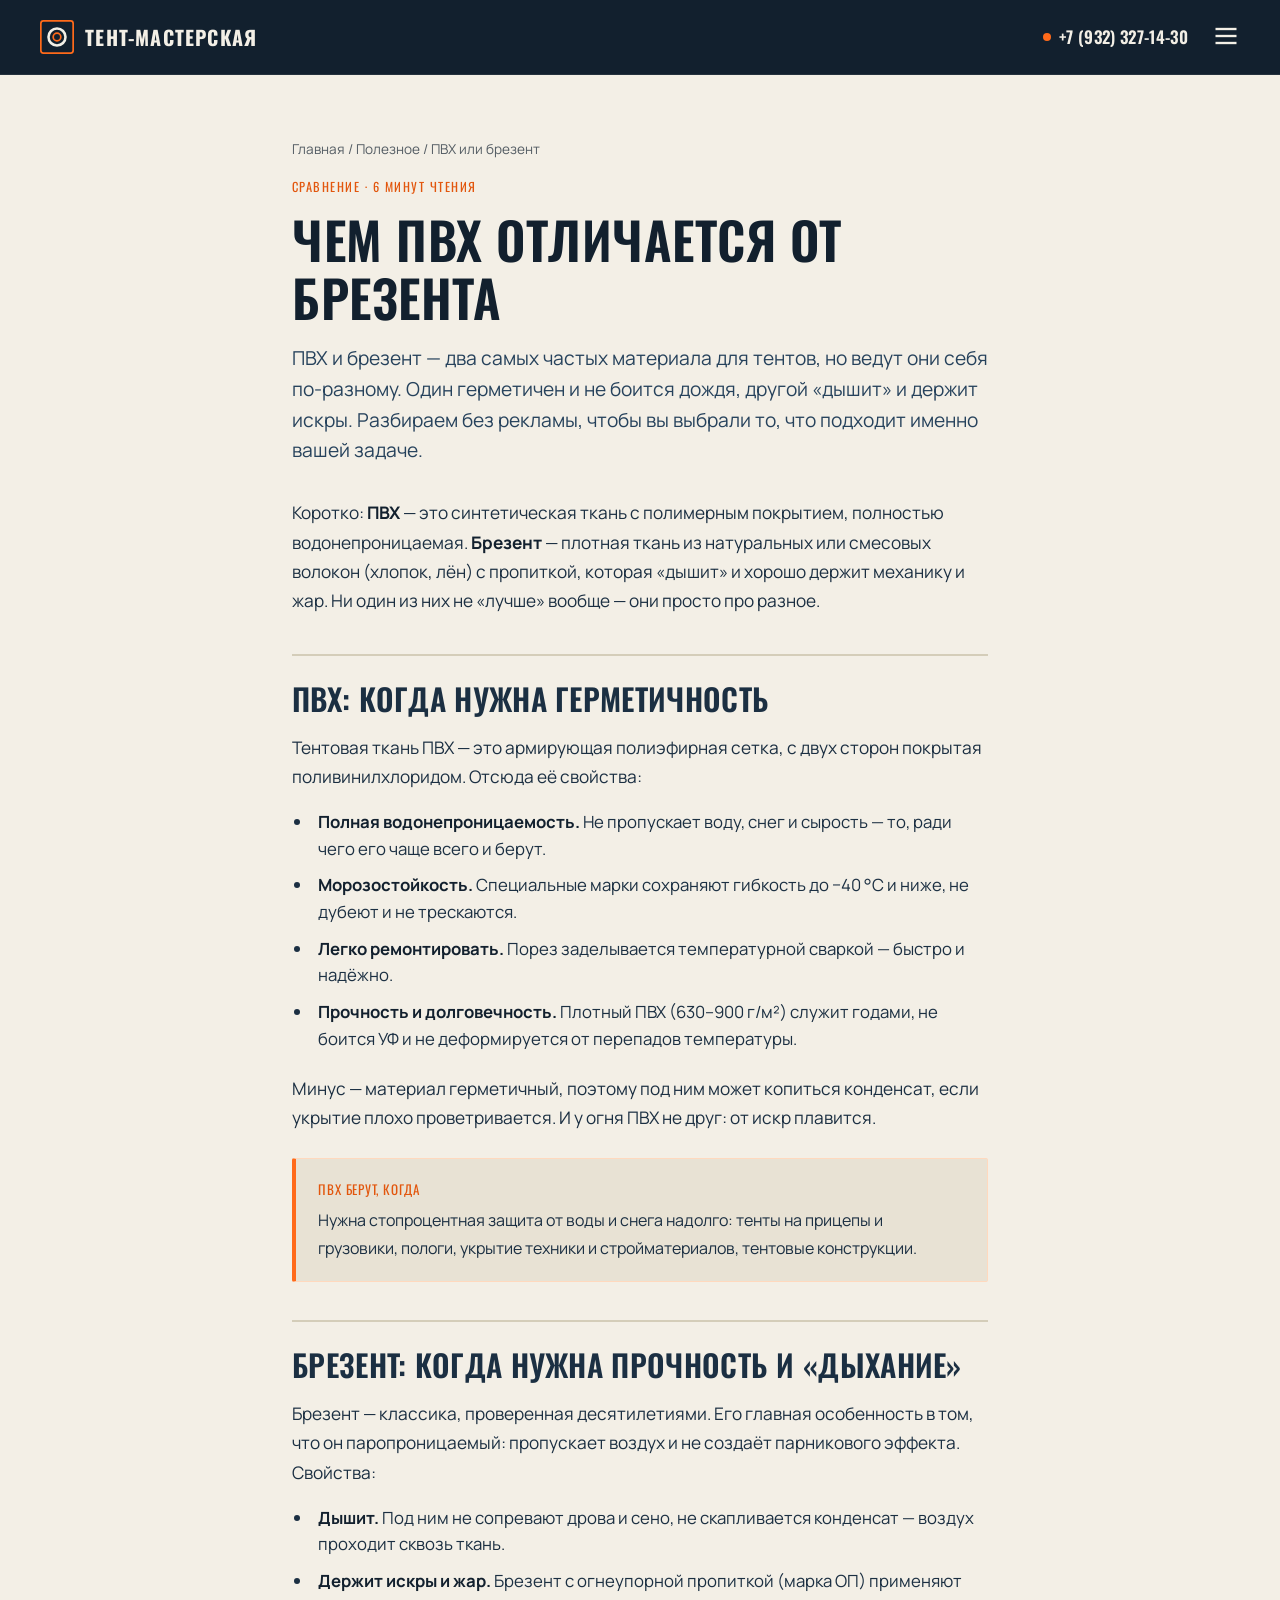
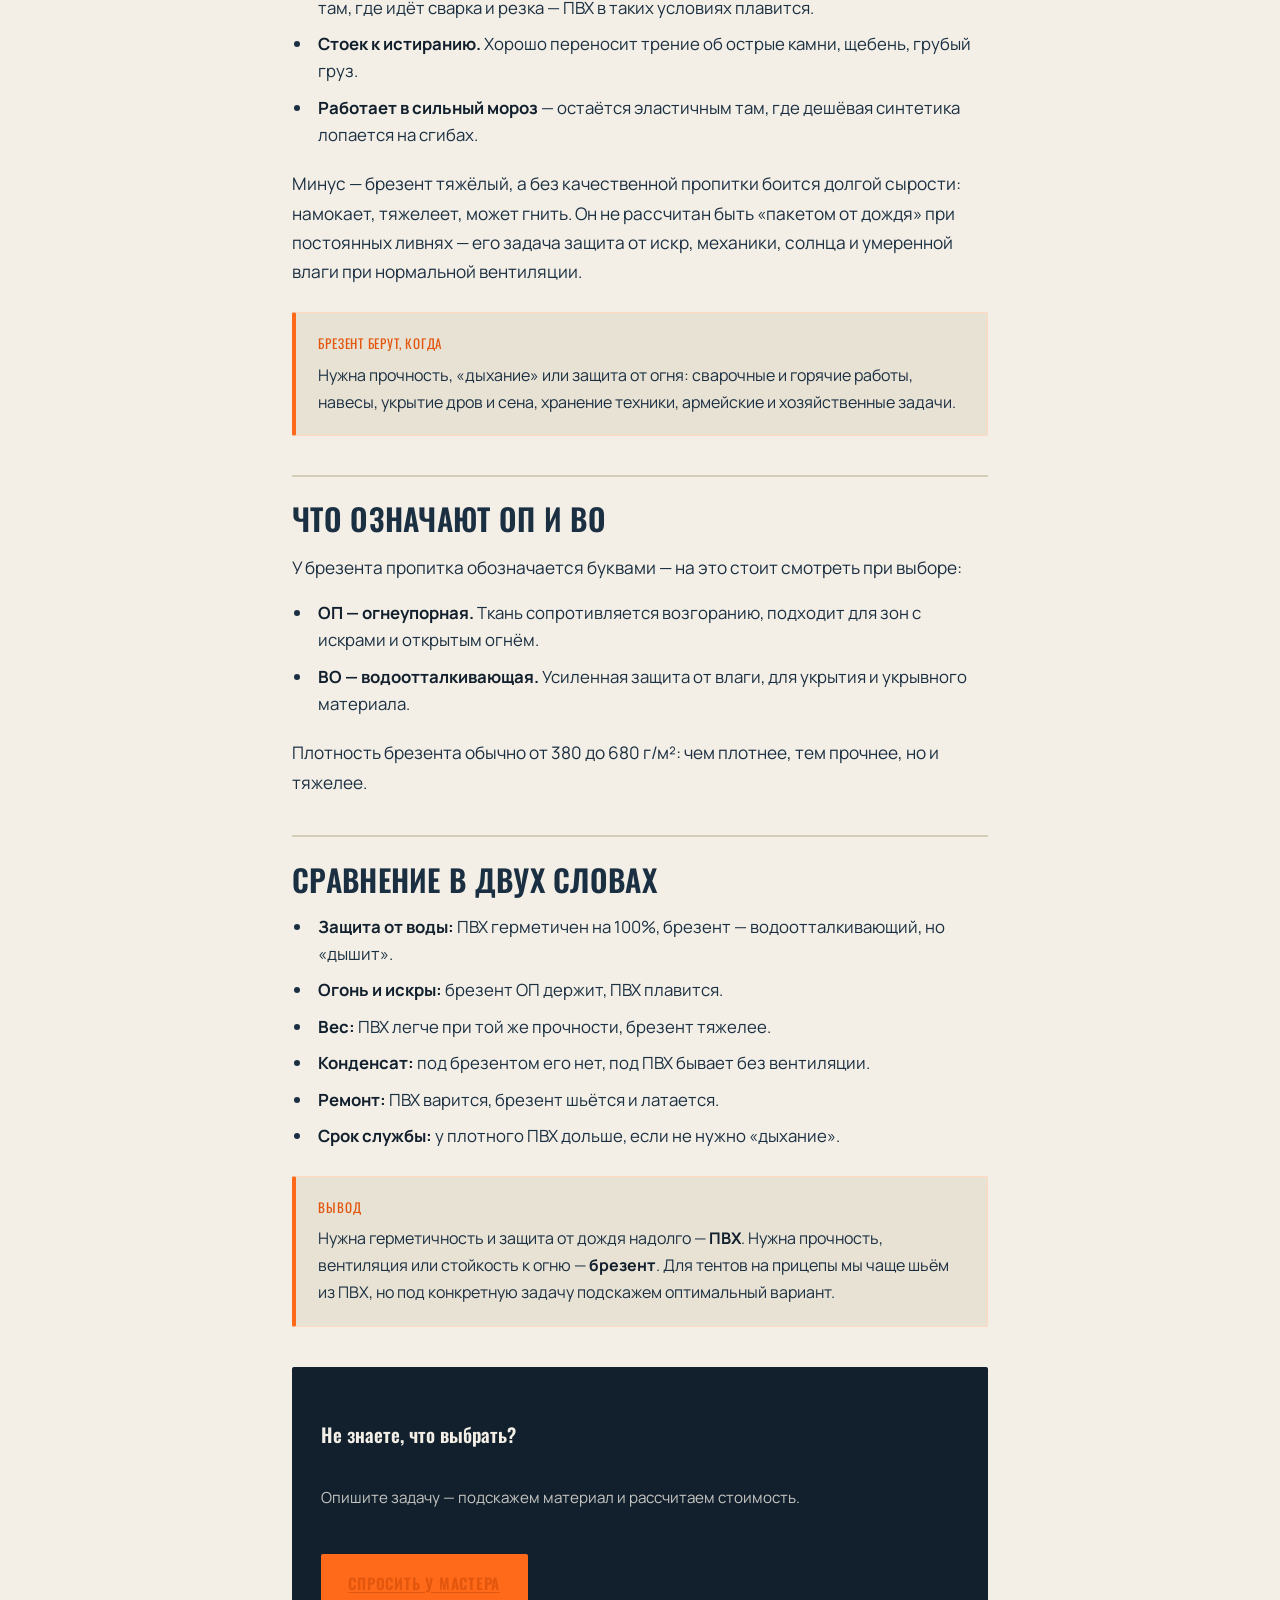
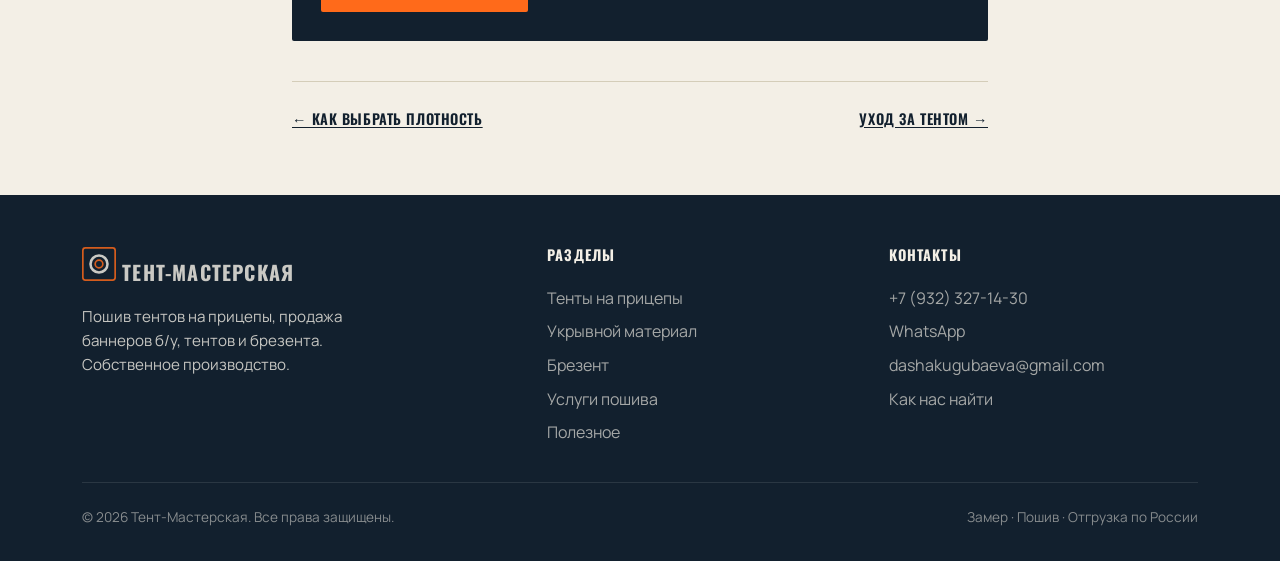
<file: pvh-ili-brezent.html>
<!DOCTYPE html>
<html lang="ru">
<head>
<meta charset="UTF-8">
<meta name="viewport" content="width=device-width, initial-scale=1">
<title>Чем ПВХ отличается от брезента — что выбрать для тента | Тент-Мастерская</title>
<meta name="description" content="ПВХ или брезент: чем отличаются, плюсы и минусы, что означают марки ОП и ВО, когда какой материал выбрать для тента. Разбор без рекламы.">
<link rel="canonical" href="https://example.ru/pvh-ili-brezent.html">
<meta property="og:type" content="article">
<meta property="og:title" content="Чем ПВХ отличается от брезента — что выбрать для тента | Тент-Мастерская">
<meta property="og:description" content="ПВХ или брезент: чем отличаются, плюсы и минусы, что означают марки ОП и ВО, когда какой материал выбрать для тента. Разбор без рекламы.">
<link rel="preconnect" href="https://fonts.googleapis.com">
<link rel="preconnect" href="https://fonts.gstatic.com" crossorigin>
<link href="https://fonts.googleapis.com/css2?family=Oswald:wght@400;500;600;700&family=Manrope:wght@400;500;600;700&display=swap" rel="stylesheet">
<link rel="stylesheet" href="css/style.css?v=12">
<script type="application/ld+json">
{
  "@context": "https://schema.org",
  "@type": "Article",
  "headline": "Чем ПВХ отличается от брезента — что выбрать для тента | Тент-Мастерская",
  "description": "ПВХ или брезент: чем отличаются, плюсы и минусы, что означают марки ОП и ВО, когда какой материал выбрать для тента. Разбор без рекламы.",
  "url": "https://example.ru/pvh-ili-brezent.html",
  "publisher": { "@type": "Organization", "name": "Тент-Мастерская" }
}
</script>
<style id="hdr-inline">
/* Инлайн-стили шапки (v5) — гарантированно свежие, не кэшируются отдельно */
.site-header{position:sticky;top:0;z-index:50;background:#12202e;color:#f3efe6;border-bottom:1px solid rgba(255,255,255,.08)}
.site-header .wrap{max-width:1760px;margin-inline:auto;padding-inline:clamp(1.25rem,4vw,2.5rem)}
.site-header .nav{display:flex;align-items:center;min-height:74px;gap:1.5rem}
.site-header .nav>nav{flex:1;display:flex;justify-content:center}
.site-header .brand{display:flex;align-items:center;gap:.7rem;font-family:"Oswald","Arial Narrow",sans-serif;font-weight:700;text-transform:uppercase;letter-spacing:.06em;font-size:1.25rem;color:#f3efe6;white-space:nowrap;flex:none}
.site-header .brand .mark{width:34px;height:34px;flex:none}
.site-header .nav-links{display:flex;gap:2.6rem;align-items:center;list-style:none;margin:0;padding:0}
.site-header .nav-links a{font-family:"Oswald","Arial Narrow",sans-serif;text-transform:uppercase;letter-spacing:.05em;font-size:.98rem;font-weight:500;color:#f3efe6;opacity:.82;padding:.4rem 0;position:relative;transition:opacity .2s;white-space:nowrap;text-decoration:none}
.site-header .nav-links a:hover,.site-header .nav-links a.active{opacity:1}
.site-header .nav-links a.active::after{content:"";position:absolute;left:0;bottom:-2px;width:100%;height:2px;background:#ff6a1a}
.site-header .nav-phone{font-family:"Oswald","Arial Narrow",sans-serif;font-weight:600;font-size:1.05rem;letter-spacing:.02em;color:#f3efe6;display:inline-flex;align-items:center;gap:.5rem;white-space:nowrap;flex:none;text-decoration:none}
.site-header .nav-phone .dot{width:8px;height:8px;background:#ff6a1a;border-radius:50%}
.site-header .burger{display:none;background:none;border:0;color:#f3efe6;cursor:pointer}
@media (max-width:1700px) and (min-width:1501px){.site-header .nav-links{gap:2.4rem}.site-header .nav-links a{font-size:.85rem;letter-spacing:.02em}}
@media (max-width:1500px) and (min-width:1381px){.site-header .nav-links{gap:1.8rem}.site-header .nav-links a{font-size:.82rem;letter-spacing:.02em}}
@media (max-width:1380px){
  .site-header .burger{display:block}
  .site-header .nav>nav{flex:none}
  .site-header .nav-links{position:fixed;inset:74px 0 auto 0;flex-direction:column;gap:0;background:#12202e;border-bottom:1px solid rgba(255,255,255,.1);padding:1rem 1.5rem;transform:translateY(-150%);transition:transform .3s ease,visibility .3s;visibility:hidden;z-index:40}
  .site-header .nav-links.open{transform:translateY(0);visibility:visible}
  .site-header .nav-links a{padding:.9rem 0;width:100%;border-bottom:1px solid rgba(255,255,255,.06);font-size:1rem}
  .site-header .nav-links a.active::after{display:none}
  .site-header .nav>nav{margin-left:auto}
}
@media (max-width:720px){.site-header .nav-phone{display:none}}
</style>
</head>
<body>
<header class="site-header">
  <div class="wrap nav">
    <a href="index.html" class="brand">
      <svg class="mark" viewBox="0 0 40 40" xmlns="http://www.w3.org/2000/svg" aria-hidden="true">
        <rect x="1" y="1" width="38" height="38" rx="3" fill="none" stroke="#ff6a1a" stroke-width="2"/>
        <circle cx="20" cy="20" r="10" fill="none" stroke="#f3efe6" stroke-width="3"/>
        <circle cx="20" cy="20" r="4.5" fill="#12202e" stroke="#ff6a1a" stroke-width="2"/>
      </svg>
      Тент-Мастерская
    </a>
    <nav>
      <ul class="nav-links">
        <li><a href="index.html">Главная</a></li>
        <li><a href="tents.html">Тенты на прицепы</a></li>
        <li><a href="ukryvnoy.html">Укрывной материал</a></li>
        <li><a href="brezent.html">Брезент</a></li>
        <li><a href="services.html">Услуги пошива</a></li>
        <li><a href="blog.html">Полезное</a></li>
        <li><a href="contacts.html">Контакты</a></li>
      </ul>
    </nav>
    <a href="tel:+79323271430" class="nav-phone"><span class="dot"></span>+7 (932) 327-14-30</a>
    <button class="burger" aria-label="Меню" aria-expanded="false">
      <svg width="28" height="28" viewBox="0 0 24 24" fill="none" stroke="currentColor" stroke-width="2"><line x1="3" y1="6" x2="21" y2="6"/><line x1="3" y1="12" x2="21" y2="12"/><line x1="3" y1="18" x2="21" y2="18"/></svg>
    </button>
  </div>
</header>
<article class="article">
  <div class="article-wrap">
    <div class="crumbs" style="margin-bottom:1rem"><a href="index.html">Главная</a> / <a href="blog.html">Полезное</a> / ПВХ или брезент</div>
    <div class="article-meta">Сравнение · 6 минут чтения</div>
    <h1>Чем ПВХ отличается от брезента</h1>
    <p class="intro">ПВХ и брезент — два самых частых материала для тентов, но ведут они себя по-разному. Один герметичен и не боится дождя, другой «дышит» и держит искры. Разбираем без рекламы, чтобы вы выбрали то, что подходит именно вашей задаче.</p>

    <div class="article-body">
      <p>Коротко: <strong>ПВХ</strong> — это синтетическая ткань с полимерным покрытием, полностью водонепроницаемая. <strong>Брезент</strong> — плотная ткань из натуральных или смесовых волокон (хлопок, лён) с пропиткой, которая «дышит» и хорошо держит механику и жар. Ни один из них не «лучше» вообще — они просто про разное.</p>

      <h2>ПВХ: когда нужна герметичность</h2>
      <p>Тентовая ткань ПВХ — это армирующая полиэфирная сетка, с двух сторон покрытая поливинилхлоридом. Отсюда её свойства:</p>
      <ul>
        <li><strong>Полная водонепроницаемость.</strong> Не пропускает воду, снег и сырость — то, ради чего его чаще всего и берут.</li>
        <li><strong>Морозостойкость.</strong> Специальные марки сохраняют гибкость до −40 °C и ниже, не дубеют и не трескаются.</li>
        <li><strong>Легко ремонтировать.</strong> Порез заделывается температурной сваркой — быстро и надёжно.</li>
        <li><strong>Прочность и долговечность.</strong> Плотный ПВХ (630–900 г/м²) служит годами, не боится УФ и не деформируется от перепадов температуры.</li>
      </ul>
      <p>Минус — материал герметичный, поэтому под ним может копиться конденсат, если укрытие плохо проветривается. И у огня ПВХ не друг: от искр плавится.</p>

      <div class="callout">
        <div class="callout-t">ПВХ берут, когда</div>
        <p>Нужна стопроцентная защита от воды и снега надолго: тенты на прицепы и грузовики, пологи, укрытие техники и стройматериалов, тентовые конструкции.</p>
      </div>

      <h2>Брезент: когда нужна прочность и «дыхание»</h2>
      <p>Брезент — классика, проверенная десятилетиями. Его главная особенность в том, что он паропроницаемый: пропускает воздух и не создаёт парникового эффекта. Свойства:</p>
      <ul>
        <li><strong>Дышит.</strong> Под ним не сопревают дрова и сено, не скапливается конденсат — воздух проходит сквозь ткань.</li>
        <li><strong>Держит искры и жар.</strong> Брезент с огнеупорной пропиткой (марка ОП) применяют там, где идёт сварка и резка — ПВХ в таких условиях плавится.</li>
        <li><strong>Стоек к истиранию.</strong> Хорошо переносит трение об острые камни, щебень, грубый груз.</li>
        <li><strong>Работает в сильный мороз</strong> — остаётся эластичным там, где дешёвая синтетика лопается на сгибах.</li>
      </ul>
      <p>Минус — брезент тяжёлый, а без качественной пропитки боится долгой сырости: намокает, тяжелеет, может гнить. Он не рассчитан быть «пакетом от дождя» при постоянных ливнях — его задача защита от искр, механики, солнца и умеренной влаги при нормальной вентиляции.</p>

      <div class="callout">
        <div class="callout-t">Брезент берут, когда</div>
        <p>Нужна прочность, «дыхание» или защита от огня: сварочные и горячие работы, навесы, укрытие дров и сена, хранение техники, армейские и хозяйственные задачи.</p>
      </div>

      <h2>Что означают ОП и ВО</h2>
      <p>У брезента пропитка обозначается буквами — на это стоит смотреть при выборе:</p>
      <ul>
        <li><strong>ОП — огнеупорная.</strong> Ткань сопротивляется возгоранию, подходит для зон с искрами и открытым огнём.</li>
        <li><strong>ВО — водоотталкивающая.</strong> Усиленная защита от влаги, для укрытия и укрывного материала.</li>
      </ul>
      <p>Плотность брезента обычно от 380 до 680 г/м²: чем плотнее, тем прочнее, но и тяжелее.</p>

      <h2>Сравнение в двух словах</h2>
      <ul>
        <li><strong>Защита от воды:</strong> ПВХ герметичен на 100%, брезент — водоотталкивающий, но «дышит».</li>
        <li><strong>Огонь и искры:</strong> брезент ОП держит, ПВХ плавится.</li>
        <li><strong>Вес:</strong> ПВХ легче при той же прочности, брезент тяжелее.</li>
        <li><strong>Конденсат:</strong> под брезентом его нет, под ПВХ бывает без вентиляции.</li>
        <li><strong>Ремонт:</strong> ПВХ варится, брезент шьётся и латается.</li>
        <li><strong>Срок службы:</strong> у плотного ПВХ дольше, если не нужно «дыхание».</li>
      </ul>

      <div class="callout">
        <div class="callout-t">Вывод</div>
        <p>Нужна герметичность и защита от дождя надолго — <strong>ПВХ</strong>. Нужна прочность, вентиляция или стойкость к огню — <strong>брезент</strong>. Для тентов на прицепы мы чаще шьём из ПВХ, но под конкретную задачу подскажем оптимальный вариант.</p>
      </div>

      <div class="article-cta">
        <h3>Не знаете, что выбрать?</h3>
        <p>Опишите задачу — подскажем материал и рассчитаем стоимость.</p>
        <a href="contacts.html" class="btn btn-primary">Спросить у мастера</a>
      </div>

      <div class="article-nav">
        <a href="kak-vybrat-plotnost.html">← Как выбрать плотность</a>
        <a href="uhod-za-tentom.html">Уход за тентом →</a>
      </div>
    </div>
  </div>
</article>
<footer class="site-footer">
  <div class="wrap">
    <div class="footer-grid">
      <div class="footer-brand">
        <a href="index.html" class="brand">
          <svg class="mark" viewBox="0 0 40 40" xmlns="http://www.w3.org/2000/svg" aria-hidden="true">
            <rect x="1" y="1" width="38" height="38" rx="3" fill="none" stroke="#ff6a1a" stroke-width="2"/>
            <circle cx="20" cy="20" r="10" fill="none" stroke="#f3efe6" stroke-width="3"/>
            <circle cx="20" cy="20" r="4.5" fill="#12202e" stroke="#ff6a1a" stroke-width="2"/>
          </svg>
          Тент-Мастерская
        </a>
        <p>Пошив тентов на прицепы, продажа баннеров б⁠/⁠у, тентов и брезента. Собственное производство.</p>
      </div>
      <div>
        <h4>Разделы</h4>
        <a href="tents.html">Тенты на прицепы</a>
        <a href="ukryvnoy.html">Укрывной материал</a>
        <a href="brezent.html">Брезент</a>
        <a href="services.html">Услуги пошива</a>
        <a href="blog.html">Полезное</a>
      </div>
      <div>
        <h4>Контакты</h4>
        <a href="tel:+79323271430">+7 (932) 327-14-30</a>
        <a href="https://wa.me/79323271430" target="_blank" rel="noopener">WhatsApp</a>
        <a href="mailto:dashakugubaeva@gmail.com">dashakugubaeva@gmail.com</a>
        <a href="contacts.html">Как нас найти</a>
      </div>
    </div>
    <div class="footer-bottom">
      <span>© <span data-year></span> Тент-Мастерская. Все права защищены.</span>
      <span>Замер · Пошив · Отгрузка по России</span>
    </div>
  </div>
</footer>
<script src="js/main.js?v=6"></script>
</body>
</html>
</file>
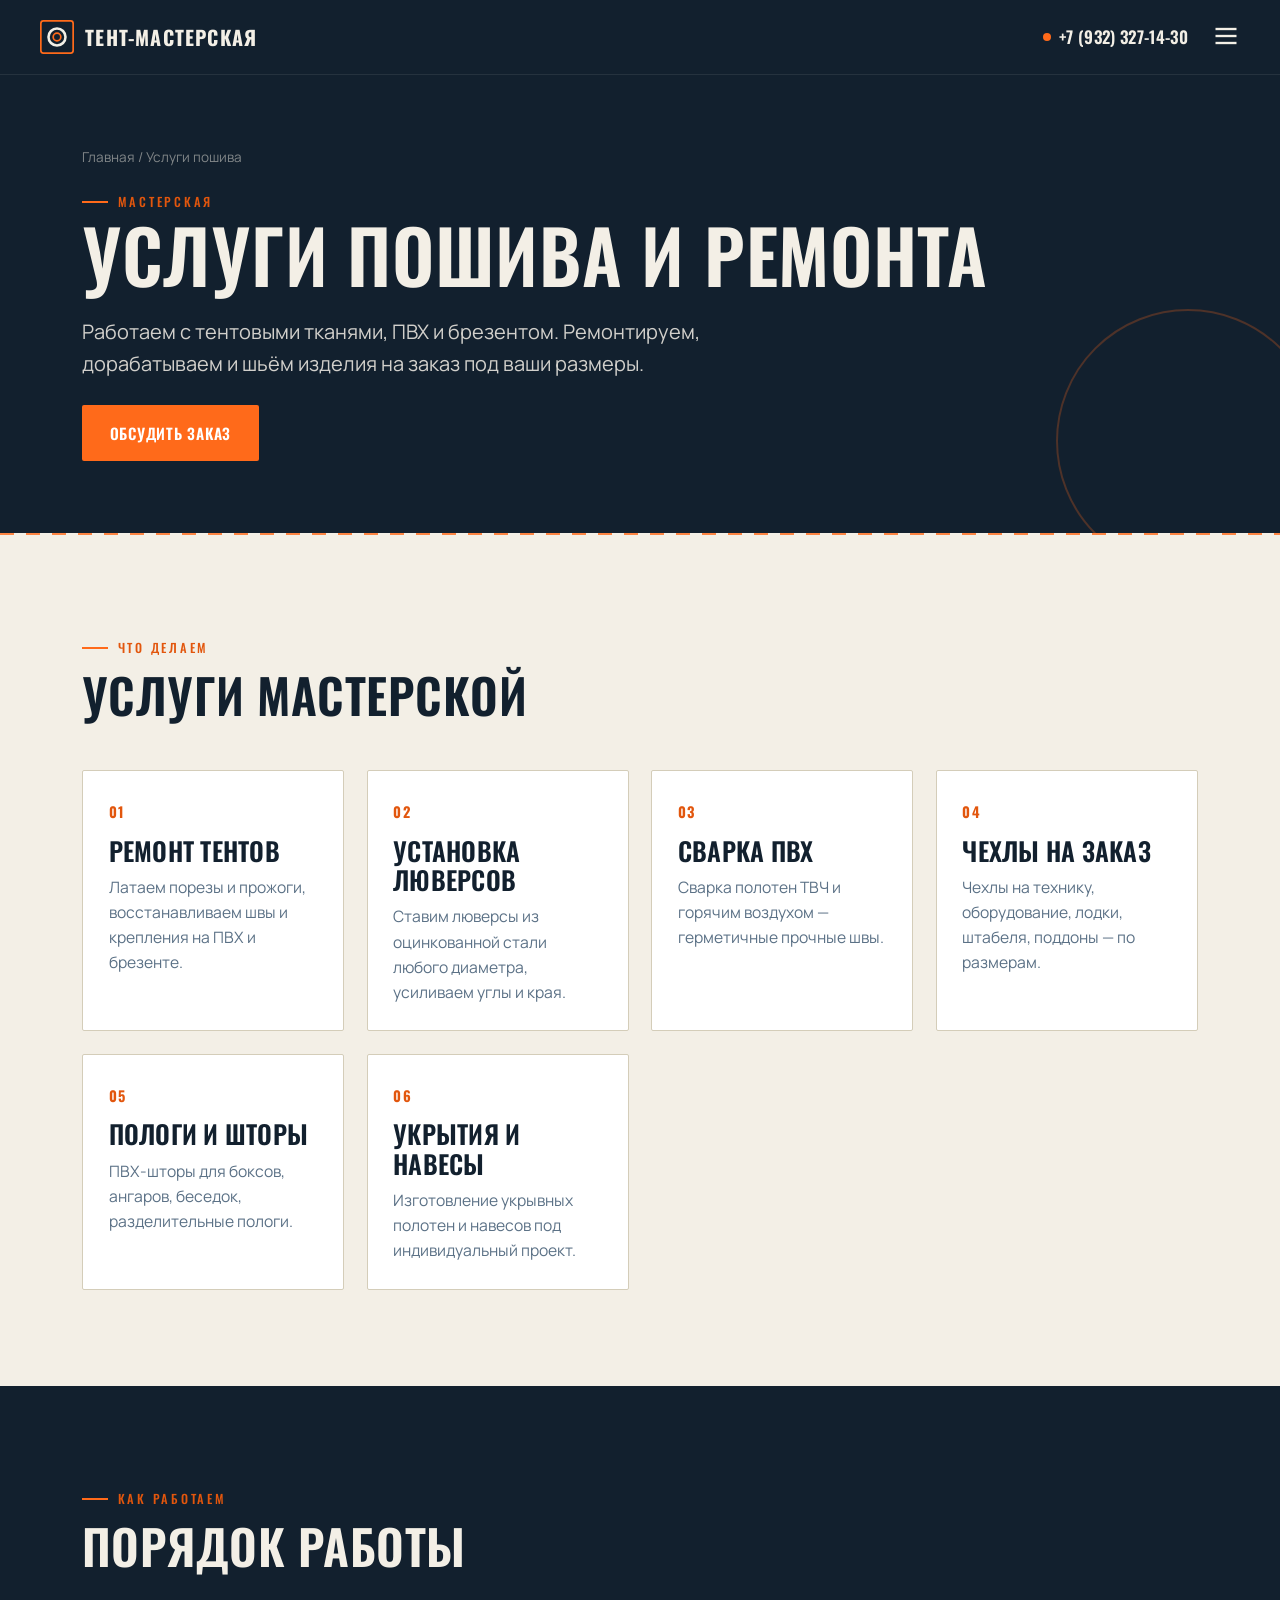
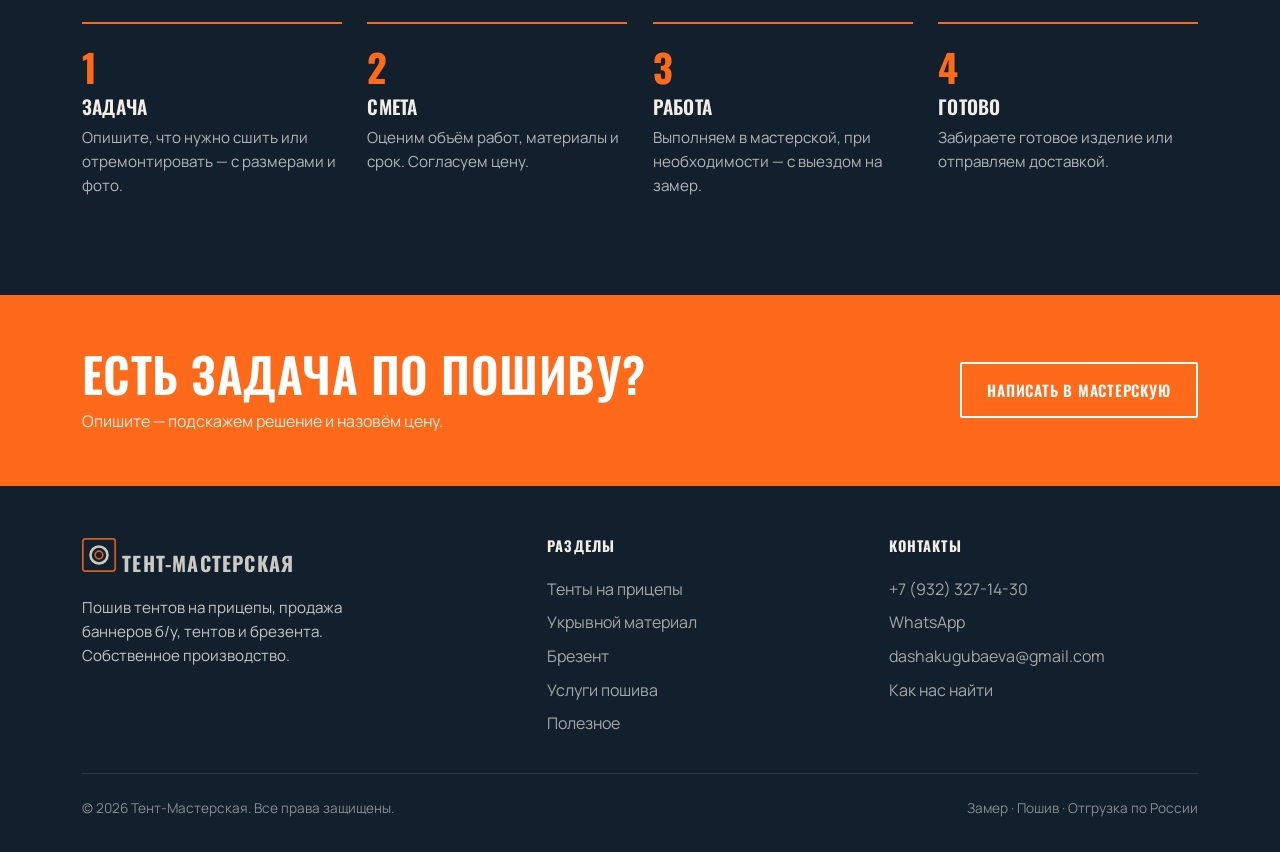
<file: services.html>
<!DOCTYPE html>
<html lang="ru">
<head>
<meta charset="UTF-8">
<meta name="viewport" content="width=device-width, initial-scale=1">
<title>Услуги пошива и ремонта тентов | Тент-Мастерская</title>
<meta name="description" content="Ремонт тентов, установка люверсов, сварка ПВХ, чехлы и укрытия на заказ. Работаем с ПВХ и брезентом.">
<link rel="preconnect" href="https://fonts.googleapis.com">
<link rel="preconnect" href="https://fonts.gstatic.com" crossorigin>
<link href="https://fonts.googleapis.com/css2?family=Oswald:wght@400;500;600;700&family=Manrope:wght@400;500;600;700&display=swap" rel="stylesheet">
<link rel="stylesheet" href="css/style.css?v=12">
<style id="hdr-inline">
/* Инлайн-стили шапки (v5) — гарантированно свежие, не кэшируются отдельно */
.site-header{position:sticky;top:0;z-index:50;background:#12202e;color:#f3efe6;border-bottom:1px solid rgba(255,255,255,.08)}
.site-header .wrap{max-width:1760px;margin-inline:auto;padding-inline:clamp(1.25rem,4vw,2.5rem)}
.site-header .nav{display:flex;align-items:center;min-height:74px;gap:1.5rem}
.site-header .nav>nav{flex:1;display:flex;justify-content:center}
.site-header .brand{display:flex;align-items:center;gap:.7rem;font-family:"Oswald","Arial Narrow",sans-serif;font-weight:700;text-transform:uppercase;letter-spacing:.06em;font-size:1.25rem;color:#f3efe6;white-space:nowrap;flex:none}
.site-header .brand .mark{width:34px;height:34px;flex:none}
.site-header .nav-links{display:flex;gap:2.6rem;align-items:center;list-style:none;margin:0;padding:0}
.site-header .nav-links a{font-family:"Oswald","Arial Narrow",sans-serif;text-transform:uppercase;letter-spacing:.05em;font-size:.98rem;font-weight:500;color:#f3efe6;opacity:.82;padding:.4rem 0;position:relative;transition:opacity .2s;white-space:nowrap;text-decoration:none}
.site-header .nav-links a:hover,.site-header .nav-links a.active{opacity:1}
.site-header .nav-links a.active::after{content:"";position:absolute;left:0;bottom:-2px;width:100%;height:2px;background:#ff6a1a}
.site-header .nav-phone{font-family:"Oswald","Arial Narrow",sans-serif;font-weight:600;font-size:1.05rem;letter-spacing:.02em;color:#f3efe6;display:inline-flex;align-items:center;gap:.5rem;white-space:nowrap;flex:none;text-decoration:none}
.site-header .nav-phone .dot{width:8px;height:8px;background:#ff6a1a;border-radius:50%}
.site-header .burger{display:none;background:none;border:0;color:#f3efe6;cursor:pointer}
@media (max-width:1700px) and (min-width:1501px){.site-header .nav-links{gap:2.4rem}.site-header .nav-links a{font-size:.85rem;letter-spacing:.02em}}
@media (max-width:1500px) and (min-width:1381px){.site-header .nav-links{gap:1.8rem}.site-header .nav-links a{font-size:.82rem;letter-spacing:.02em}}
@media (max-width:1380px){
  .site-header .burger{display:block}
  .site-header .nav>nav{flex:none}
  .site-header .nav-links{position:fixed;inset:74px 0 auto 0;flex-direction:column;gap:0;background:#12202e;border-bottom:1px solid rgba(255,255,255,.1);padding:1rem 1.5rem;transform:translateY(-150%);transition:transform .3s ease,visibility .3s;visibility:hidden;z-index:40}
  .site-header .nav-links.open{transform:translateY(0);visibility:visible}
  .site-header .nav-links a{padding:.9rem 0;width:100%;border-bottom:1px solid rgba(255,255,255,.06);font-size:1rem}
  .site-header .nav-links a.active::after{display:none}
  .site-header .nav>nav{margin-left:auto}
}
@media (max-width:720px){.site-header .nav-phone{display:none}}
</style>
</head>
<body>
<header class="site-header">
  <div class="wrap nav">
    <a href="index.html" class="brand">
      <svg class="mark" viewBox="0 0 40 40" xmlns="http://www.w3.org/2000/svg" aria-hidden="true">
        <rect x="1" y="1" width="38" height="38" rx="3" fill="none" stroke="#ff6a1a" stroke-width="2"/>
        <circle cx="20" cy="20" r="10" fill="none" stroke="#f3efe6" stroke-width="3"/>
        <circle cx="20" cy="20" r="4.5" fill="#12202e" stroke="#ff6a1a" stroke-width="2"/>
      </svg>
      Тент-Мастерская
    </a>
    <nav>
      <ul class="nav-links">
        <li><a href="index.html">Главная</a></li>
        <li><a href="tents.html">Тенты на прицепы</a></li>
        <li><a href="ukryvnoy.html">Укрывной материал</a></li>
        <li><a href="brezent.html">Брезент</a></li>
        <li><a href="services.html">Услуги пошива</a></li>
        <li><a href="blog.html">Полезное</a></li>
        <li><a href="contacts.html">Контакты</a></li>
      </ul>
    </nav>
    <a href="tel:+79323271430" class="nav-phone"><span class="dot"></span>+7 (932) 327-14-30</a>
    <button class="burger" aria-label="Меню" aria-expanded="false">
      <svg width="28" height="28" viewBox="0 0 24 24" fill="none" stroke="currentColor" stroke-width="2"><line x1="3" y1="6" x2="21" y2="6"/><line x1="3" y1="12" x2="21" y2="12"/><line x1="3" y1="18" x2="21" y2="18"/></svg>
    </button>
  </div>
</header>
<section class="page-hero">
  <div class="wrap">
    <div class="crumbs"><a href="index.html">Главная</a> / Услуги пошива</div>
    <span class="eyebrow">Мастерская</span>
    <h1>Услуги пошива и ремонта</h1>
    <p class="lead">Работаем с тентовыми тканями, ПВХ и брезентом. Ремонтируем, дорабатываем и шьём изделия на заказ под ваши размеры.</p>
    <a href="contacts.html" class="btn btn-primary" style="margin-top:1.6rem">Обсудить заказ</a>
  </div>
</section>

<div class="stitch"></div>

<section class="section">
  <div class="wrap">
    <div class="section-head reveal">
      <span class="eyebrow">Что делаем</span>
      <h2>Услуги мастерской</h2>
    </div>
    <div class="cards">
      <div class="card reveal"><span class="idx">01</span><h3>Ремонт тентов</h3><p>Латаем порезы и прожоги, восстанавливаем швы и крепления на ПВХ и брезенте.</p></div>
      <div class="card reveal"><span class="idx">02</span><h3>Установка люверсов</h3><p>Ставим люверсы из оцинкованной стали любого диаметра, усиливаем углы и края.</p></div>
      <div class="card reveal"><span class="idx">03</span><h3>Сварка ПВХ</h3><p>Сварка полотен ТВЧ и горячим воздухом — герметичные прочные швы.</p></div>
      <div class="card reveal"><span class="idx">04</span><h3>Чехлы на заказ</h3><p>Чехлы на технику, оборудование, лодки, штабеля, поддоны — по размерам.</p></div>
      <div class="card reveal"><span class="idx">05</span><h3>Пологи и шторы</h3><p>ПВХ-шторы для боксов, ангаров, беседок, разделительные пологи.</p></div>
      <div class="card reveal"><span class="idx">06</span><h3>Укрытия и навесы</h3><p>Изготовление укрывных полотен и навесов под индивидуальный проект.</p></div>
    </div>
  </div>
</section>

<section class="section section-navy">
  <div class="wrap">
    <div class="section-head reveal">
      <span class="eyebrow">Как работаем</span>
      <h2>Порядок работы</h2>
    </div>
    <div class="steps">
      <div class="step reveal"><div class="n">1</div><h3>Задача</h3><p>Опишите, что нужно сшить или отремонтировать — с размерами и фото.</p></div>
      <div class="step reveal"><div class="n">2</div><h3>Смета</h3><p>Оценим объём работ, материалы и срок. Согласуем цену.</p></div>
      <div class="step reveal"><div class="n">3</div><h3>Работа</h3><p>Выполняем в мастерской, при необходимости — с выездом на замер.</p></div>
      <div class="step reveal"><div class="n">4</div><h3>Готово</h3><p>Забираете готовое изделие или отправляем доставкой.</p></div>
    </div>
  </div>
</section>

<section class="cta-band">
  <div class="wrap">
    <div><h2>Есть задача по пошиву?</h2><p>Опишите — подскажем решение и назовём цену.</p></div>
    <a href="contacts.html" class="btn btn-ghost" style="color:#fff;border-color:#fff">Написать в мастерскую</a>
  </div>
</section>
<footer class="site-footer">
  <div class="wrap">
    <div class="footer-grid">
      <div class="footer-brand">
        <a href="index.html" class="brand">
          <svg class="mark" viewBox="0 0 40 40" xmlns="http://www.w3.org/2000/svg" aria-hidden="true">
            <rect x="1" y="1" width="38" height="38" rx="3" fill="none" stroke="#ff6a1a" stroke-width="2"/>
            <circle cx="20" cy="20" r="10" fill="none" stroke="#f3efe6" stroke-width="3"/>
            <circle cx="20" cy="20" r="4.5" fill="#12202e" stroke="#ff6a1a" stroke-width="2"/>
          </svg>
          Тент-Мастерская
        </a>
        <p>Пошив тентов на прицепы, продажа баннеров б⁠/⁠у, тентов и брезента. Собственное производство.</p>
      </div>
      <div>
        <h4>Разделы</h4>
        <a href="tents.html">Тенты на прицепы</a>
        <a href="ukryvnoy.html">Укрывной материал</a>
        <a href="brezent.html">Брезент</a>
        <a href="services.html">Услуги пошива</a>
        <a href="blog.html">Полезное</a>
      </div>
      <div>
        <h4>Контакты</h4>
        <a href="tel:+79323271430">+7 (932) 327-14-30</a>
        <a href="https://wa.me/79323271430" target="_blank" rel="noopener">WhatsApp</a>
        <a href="mailto:dashakugubaeva@gmail.com">dashakugubaeva@gmail.com</a>
        <a href="contacts.html">Как нас найти</a>
      </div>
    </div>
    <div class="footer-bottom">
      <span>© <span data-year></span> Тент-Мастерская. Все права защищены.</span>
      <span>Замер · Пошив · Отгрузка по России</span>
    </div>
  </div>
</footer>
<script src="js/main.js?v=6"></script>
</body>
</html>
</file>
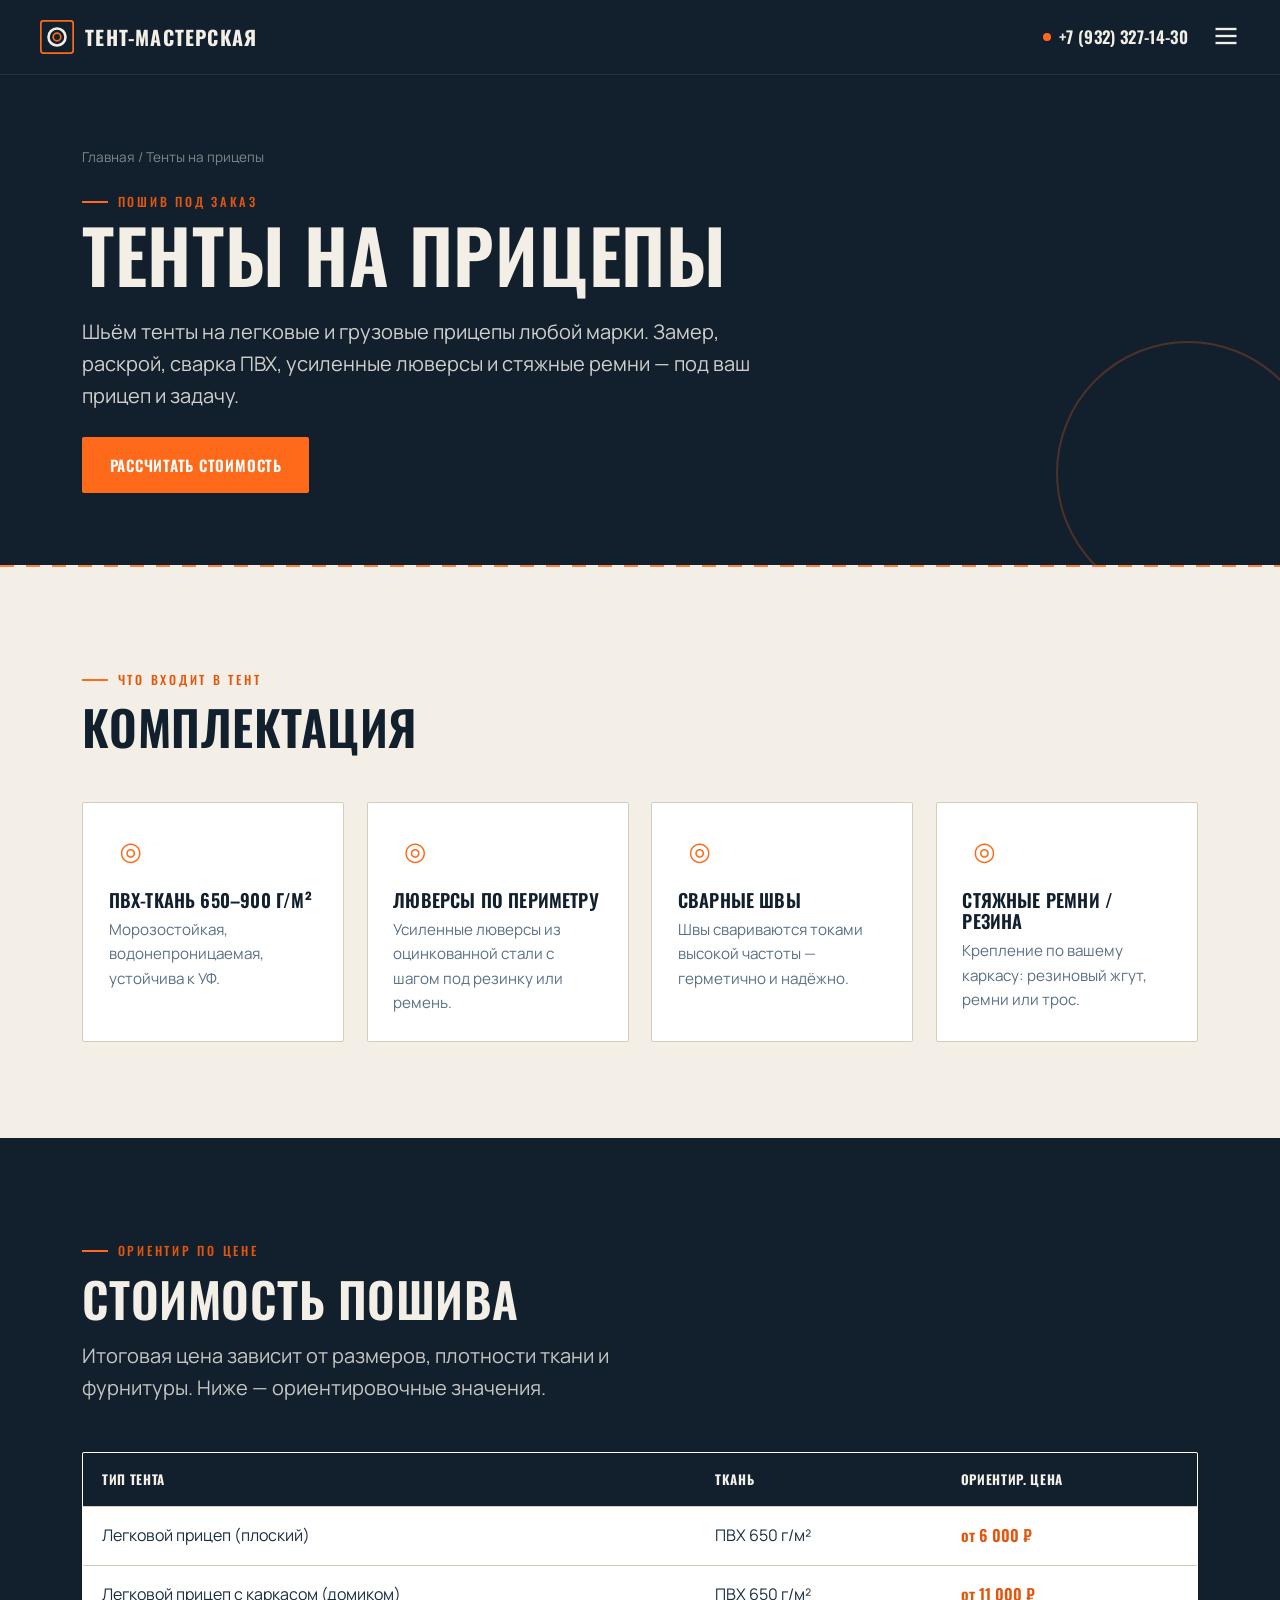
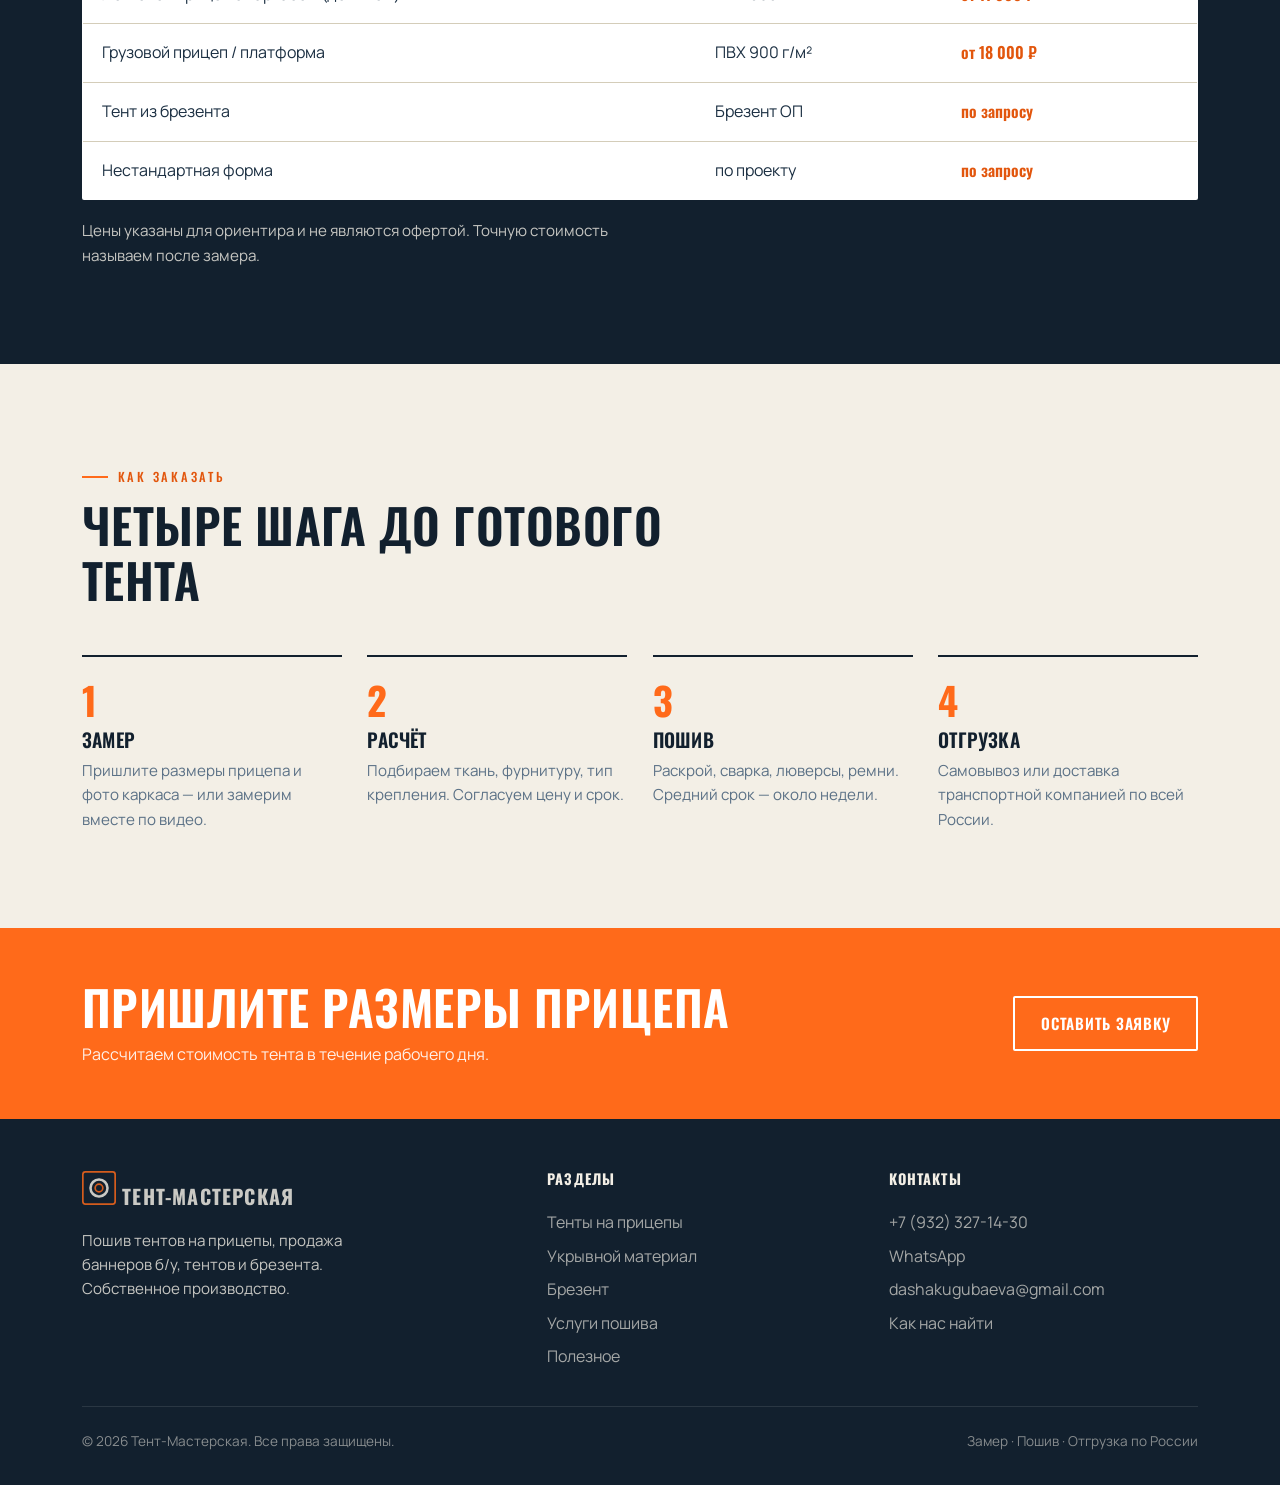
<file: tents.html>
<!DOCTYPE html>
<html lang="ru">
<head>
<meta charset="UTF-8">
<meta name="viewport" content="width=device-width, initial-scale=1">
<title>Тенты на прицепы — пошив под заказ | Тент-Мастерская</title>
<meta name="description" content="Пошив тентов на легковые и грузовые прицепы. ПВХ и брезент, люверсы, стяжки, сварные швы. Замер, расчёт, отгрузка по России.">
<link rel="preconnect" href="https://fonts.googleapis.com">
<link rel="preconnect" href="https://fonts.gstatic.com" crossorigin>
<link href="https://fonts.googleapis.com/css2?family=Oswald:wght@400;500;600;700&family=Manrope:wght@400;500;600;700&display=swap" rel="stylesheet">
<link rel="stylesheet" href="css/style.css?v=12">
<style id="hdr-inline">
/* Инлайн-стили шапки (v5) — гарантированно свежие, не кэшируются отдельно */
.site-header{position:sticky;top:0;z-index:50;background:#12202e;color:#f3efe6;border-bottom:1px solid rgba(255,255,255,.08)}
.site-header .wrap{max-width:1760px;margin-inline:auto;padding-inline:clamp(1.25rem,4vw,2.5rem)}
.site-header .nav{display:flex;align-items:center;min-height:74px;gap:1.5rem}
.site-header .nav>nav{flex:1;display:flex;justify-content:center}
.site-header .brand{display:flex;align-items:center;gap:.7rem;font-family:"Oswald","Arial Narrow",sans-serif;font-weight:700;text-transform:uppercase;letter-spacing:.06em;font-size:1.25rem;color:#f3efe6;white-space:nowrap;flex:none}
.site-header .brand .mark{width:34px;height:34px;flex:none}
.site-header .nav-links{display:flex;gap:2.6rem;align-items:center;list-style:none;margin:0;padding:0}
.site-header .nav-links a{font-family:"Oswald","Arial Narrow",sans-serif;text-transform:uppercase;letter-spacing:.05em;font-size:.98rem;font-weight:500;color:#f3efe6;opacity:.82;padding:.4rem 0;position:relative;transition:opacity .2s;white-space:nowrap;text-decoration:none}
.site-header .nav-links a:hover,.site-header .nav-links a.active{opacity:1}
.site-header .nav-links a.active::after{content:"";position:absolute;left:0;bottom:-2px;width:100%;height:2px;background:#ff6a1a}
.site-header .nav-phone{font-family:"Oswald","Arial Narrow",sans-serif;font-weight:600;font-size:1.05rem;letter-spacing:.02em;color:#f3efe6;display:inline-flex;align-items:center;gap:.5rem;white-space:nowrap;flex:none;text-decoration:none}
.site-header .nav-phone .dot{width:8px;height:8px;background:#ff6a1a;border-radius:50%}
.site-header .burger{display:none;background:none;border:0;color:#f3efe6;cursor:pointer}
@media (max-width:1700px) and (min-width:1501px){.site-header .nav-links{gap:2.4rem}.site-header .nav-links a{font-size:.85rem;letter-spacing:.02em}}
@media (max-width:1500px) and (min-width:1381px){.site-header .nav-links{gap:1.8rem}.site-header .nav-links a{font-size:.82rem;letter-spacing:.02em}}
@media (max-width:1380px){
  .site-header .burger{display:block}
  .site-header .nav>nav{flex:none}
  .site-header .nav-links{position:fixed;inset:74px 0 auto 0;flex-direction:column;gap:0;background:#12202e;border-bottom:1px solid rgba(255,255,255,.1);padding:1rem 1.5rem;transform:translateY(-150%);transition:transform .3s ease,visibility .3s;visibility:hidden;z-index:40}
  .site-header .nav-links.open{transform:translateY(0);visibility:visible}
  .site-header .nav-links a{padding:.9rem 0;width:100%;border-bottom:1px solid rgba(255,255,255,.06);font-size:1rem}
  .site-header .nav-links a.active::after{display:none}
  .site-header .nav>nav{margin-left:auto}
}
@media (max-width:720px){.site-header .nav-phone{display:none}}
</style>
</head>
<body>
<header class="site-header">
  <div class="wrap nav">
    <a href="index.html" class="brand">
      <svg class="mark" viewBox="0 0 40 40" xmlns="http://www.w3.org/2000/svg" aria-hidden="true">
        <rect x="1" y="1" width="38" height="38" rx="3" fill="none" stroke="#ff6a1a" stroke-width="2"/>
        <circle cx="20" cy="20" r="10" fill="none" stroke="#f3efe6" stroke-width="3"/>
        <circle cx="20" cy="20" r="4.5" fill="#12202e" stroke="#ff6a1a" stroke-width="2"/>
      </svg>
      Тент-Мастерская
    </a>
    <nav>
      <ul class="nav-links">
        <li><a href="index.html">Главная</a></li>
        <li><a href="tents.html">Тенты на прицепы</a></li>
        <li><a href="ukryvnoy.html">Укрывной материал</a></li>
        <li><a href="brezent.html">Брезент</a></li>
        <li><a href="services.html">Услуги пошива</a></li>
        <li><a href="blog.html">Полезное</a></li>
        <li><a href="contacts.html">Контакты</a></li>
      </ul>
    </nav>
    <a href="tel:+79323271430" class="nav-phone"><span class="dot"></span>+7 (932) 327-14-30</a>
    <button class="burger" aria-label="Меню" aria-expanded="false">
      <svg width="28" height="28" viewBox="0 0 24 24" fill="none" stroke="currentColor" stroke-width="2"><line x1="3" y1="6" x2="21" y2="6"/><line x1="3" y1="12" x2="21" y2="12"/><line x1="3" y1="18" x2="21" y2="18"/></svg>
    </button>
  </div>
</header>
<section class="page-hero">
  <div class="wrap">
    <div class="crumbs"><a href="index.html">Главная</a> / Тенты на прицепы</div>
    <span class="eyebrow">Пошив под заказ</span>
    <h1>Тенты на прицепы</h1>
    <p class="lead">Шьём тенты на легковые и грузовые прицепы любой марки. Замер, раскрой, сварка ПВХ, усиленные люверсы и стяжные ремни — под ваш прицеп и задачу.</p>
    <a href="contacts.html" class="btn btn-primary" style="margin-top:1.6rem">Рассчитать стоимость</a>
  </div>
</section>

<div class="stitch"></div>

<section class="section">
  <div class="wrap">
    <div class="section-head reveal">
      <span class="eyebrow">Что входит в тент</span>
      <h2>Комплектация</h2>
    </div>
    <div class="feature-grid">
      <div class="feature reveal"><div class="ico">◎</div><h3>ПВХ-ткань 650–900 г/м²</h3><p>Морозостойкая, водонепроницаемая, устойчива к УФ.</p></div>
      <div class="feature reveal"><div class="ico">◎</div><h3>Люверсы по периметру</h3><p>Усиленные люверсы из оцинкованной стали с шагом под резинку или ремень.</p></div>
      <div class="feature reveal"><div class="ico">◎</div><h3>Сварные швы</h3><p>Швы свариваются токами высокой частоты — герметично и надёжно.</p></div>
      <div class="feature reveal"><div class="ico">◎</div><h3>Стяжные ремни / резина</h3><p>Крепление по вашему каркасу: резиновый жгут, ремни или трос.</p></div>
    </div>
  </div>
</section>

<section class="section section-navy">
  <div class="wrap">
    <div class="section-head reveal">
      <span class="eyebrow">Ориентир по цене</span>
      <h2>Стоимость пошива</h2>
      <p class="lead">Итоговая цена зависит от размеров, плотности ткани и фурнитуры. Ниже — ориентировочные значения.</p>
    </div>
    <div class="reveal">
    <table class="price-table">
      <thead><tr><th>Тип тента</th><th>Ткань</th><th>Ориентир. цена</th></tr></thead>
      <tbody>
        <tr><td>Легковой прицеп (плоский)</td><td>ПВХ 650 г/м²</td><td class="price">от 6 000 ₽</td></tr>
        <tr><td>Легковой прицеп с каркасом (домиком)</td><td>ПВХ 650 г/м²</td><td class="price">от 11 000 ₽</td></tr>
        <tr><td>Грузовой прицеп / платформа</td><td>ПВХ 900 г/м²</td><td class="price">от 18 000 ₽</td></tr>
        <tr><td>Тент из брезента</td><td>Брезент ОП</td><td class="price">по запросу</td></tr>
        <tr><td>Нестандартная форма</td><td>по проекту</td><td class="price">по запросу</td></tr>
      </tbody>
    </table>
    </div>
    <p class="lead" style="margin-top:1.2rem;font-size:.95rem">Цены указаны для ориентира и не являются офертой. Точную стоимость называем после замера.</p>
  </div>
</section>

<section class="section">
  <div class="wrap">
    <div class="section-head reveal">
      <span class="eyebrow">Как заказать</span>
      <h2>Четыре шага до готового тента</h2>
    </div>
    <div class="steps">
      <div class="step reveal"><div class="n">1</div><h3>Замер</h3><p>Пришлите размеры прицепа и фото каркаса — или замерим вместе по видео.</p></div>
      <div class="step reveal"><div class="n">2</div><h3>Расчёт</h3><p>Подбираем ткань, фурнитуру, тип крепления. Согласуем цену и срок.</p></div>
      <div class="step reveal"><div class="n">3</div><h3>Пошив</h3><p>Раскрой, сварка, люверсы, ремни. Средний срок — около недели.</p></div>
      <div class="step reveal"><div class="n">4</div><h3>Отгрузка</h3><p>Самовывоз или доставка транспортной компанией по всей России.</p></div>
    </div>
  </div>
</section>

<section class="cta-band">
  <div class="wrap">
    <div><h2>Пришлите размеры прицепа</h2><p>Рассчитаем стоимость тента в течение рабочего дня.</p></div>
    <a href="contacts.html" class="btn btn-ghost" style="color:#fff;border-color:#fff">Оставить заявку</a>
  </div>
</section>
<footer class="site-footer">
  <div class="wrap">
    <div class="footer-grid">
      <div class="footer-brand">
        <a href="index.html" class="brand">
          <svg class="mark" viewBox="0 0 40 40" xmlns="http://www.w3.org/2000/svg" aria-hidden="true">
            <rect x="1" y="1" width="38" height="38" rx="3" fill="none" stroke="#ff6a1a" stroke-width="2"/>
            <circle cx="20" cy="20" r="10" fill="none" stroke="#f3efe6" stroke-width="3"/>
            <circle cx="20" cy="20" r="4.5" fill="#12202e" stroke="#ff6a1a" stroke-width="2"/>
          </svg>
          Тент-Мастерская
        </a>
        <p>Пошив тентов на прицепы, продажа баннеров б⁠/⁠у, тентов и брезента. Собственное производство.</p>
      </div>
      <div>
        <h4>Разделы</h4>
        <a href="tents.html">Тенты на прицепы</a>
        <a href="ukryvnoy.html">Укрывной материал</a>
        <a href="brezent.html">Брезент</a>
        <a href="services.html">Услуги пошива</a>
        <a href="blog.html">Полезное</a>
      </div>
      <div>
        <h4>Контакты</h4>
        <a href="tel:+79323271430">+7 (932) 327-14-30</a>
        <a href="https://wa.me/79323271430" target="_blank" rel="noopener">WhatsApp</a>
        <a href="mailto:dashakugubaeva@gmail.com">dashakugubaeva@gmail.com</a>
        <a href="contacts.html">Как нас найти</a>
      </div>
    </div>
    <div class="footer-bottom">
      <span>© <span data-year></span> Тент-Мастерская. Все права защищены.</span>
      <span>Замер · Пошив · Отгрузка по России</span>
    </div>
  </div>
</footer>
<script src="js/main.js?v=6"></script>
</body>
</html>
</file>
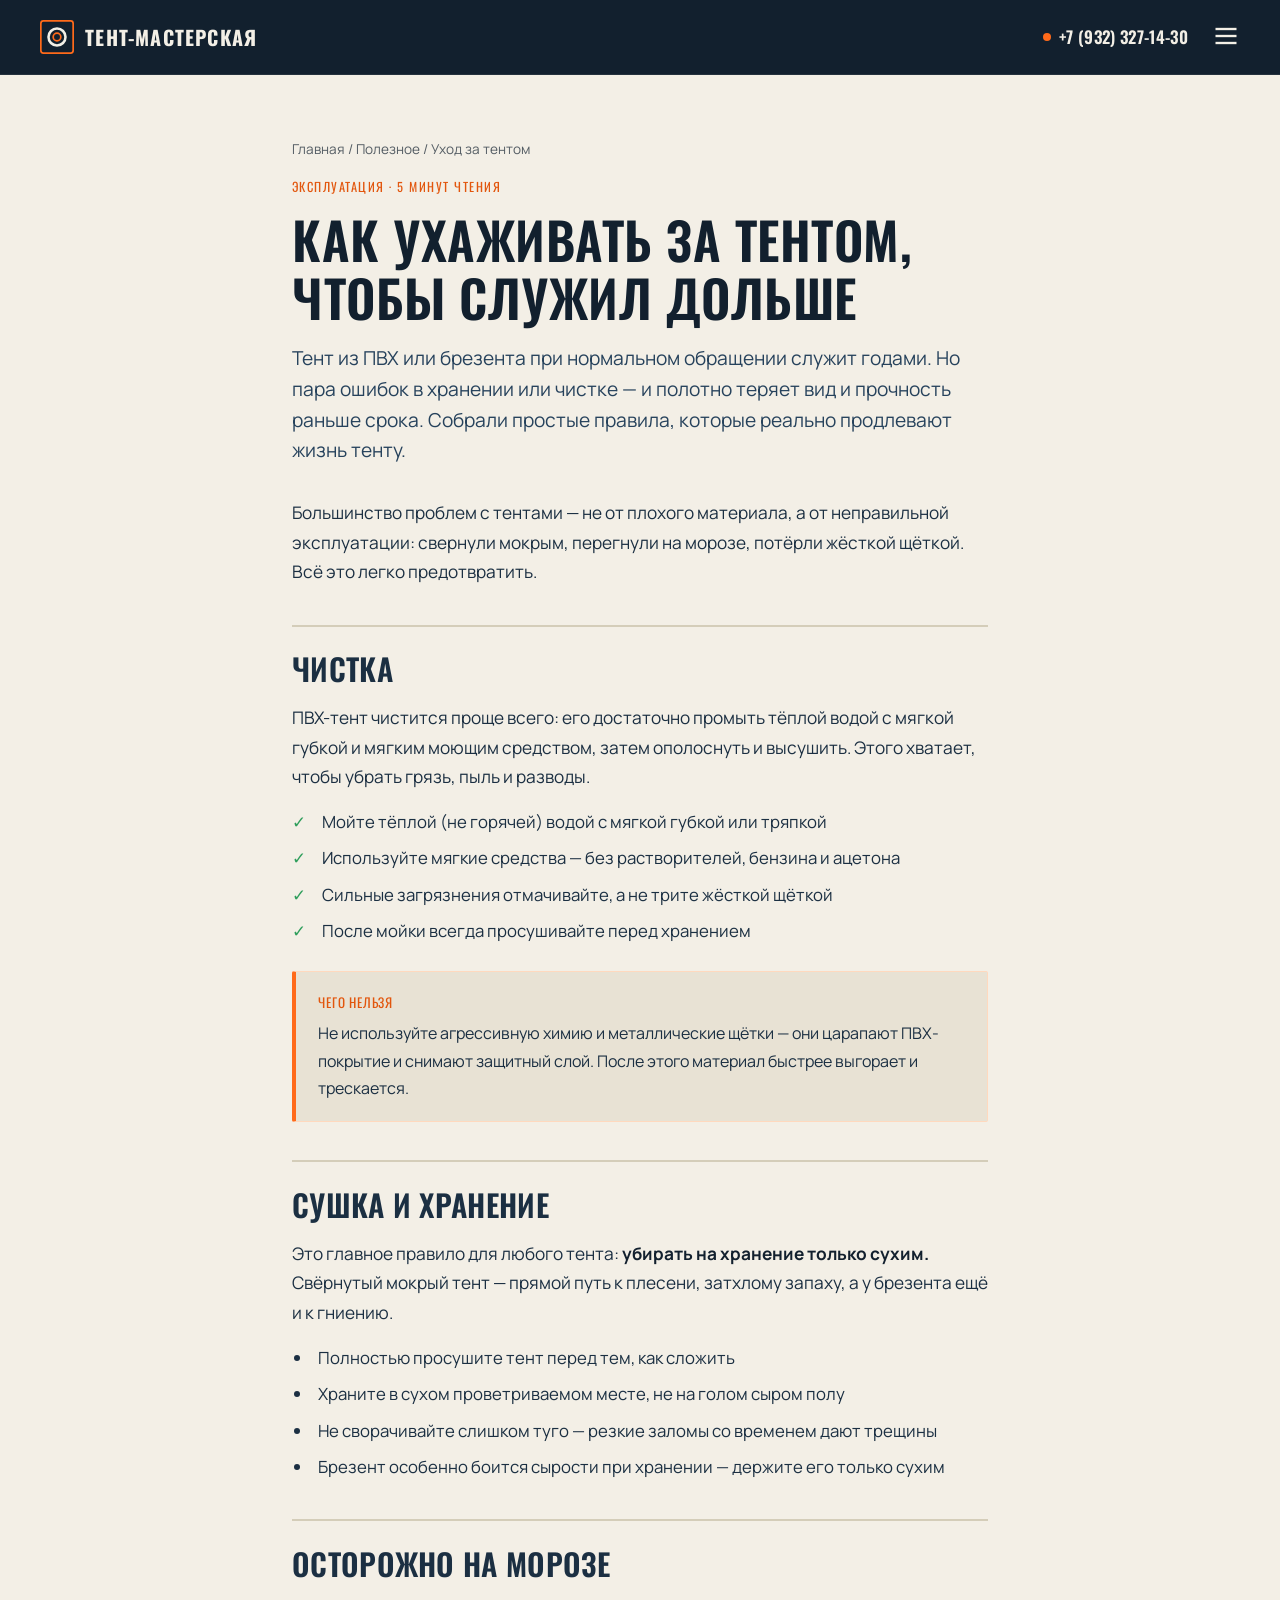
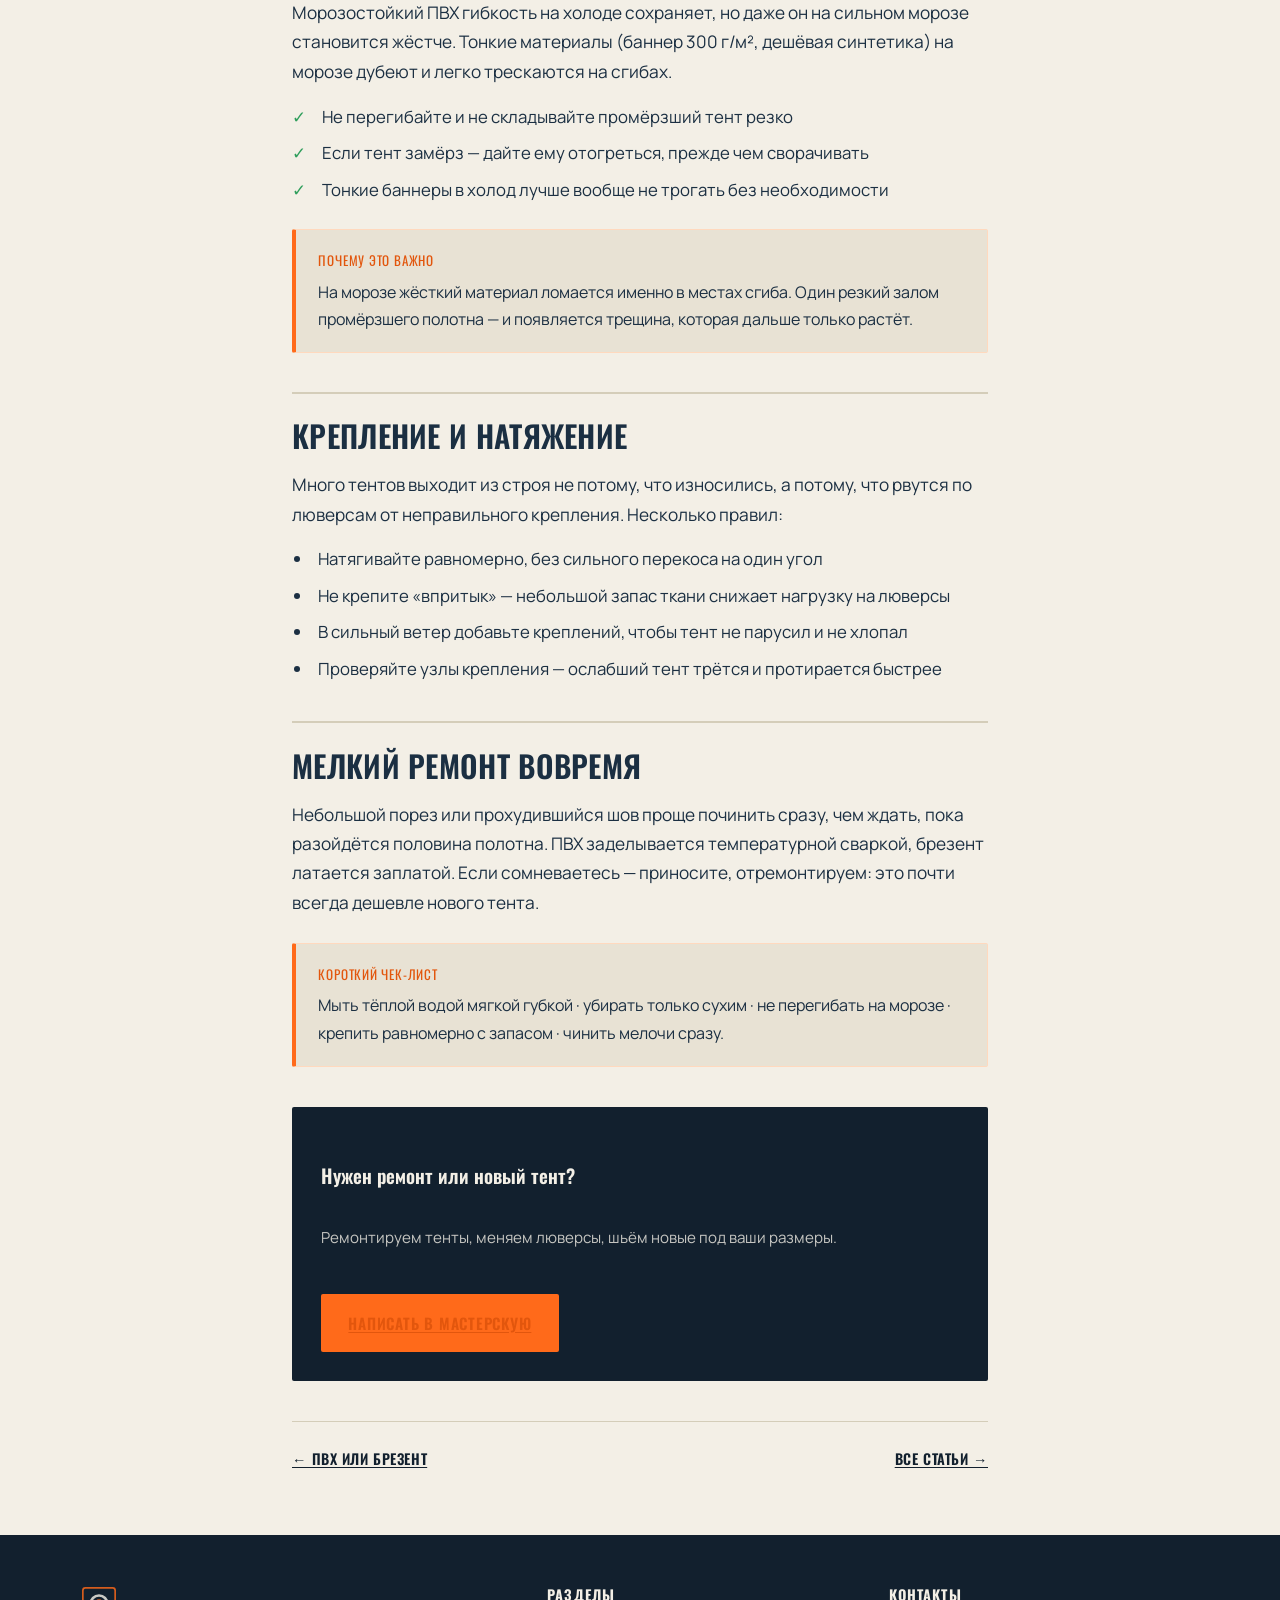
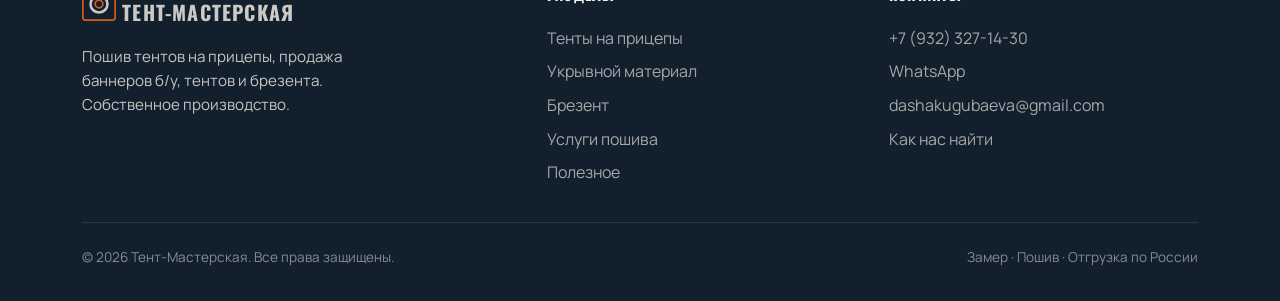
<file: uhod-za-tentom.html>
<!DOCTYPE html>
<html lang="ru">
<head>
<meta charset="UTF-8">
<meta name="viewport" content="width=device-width, initial-scale=1">
<title>Как ухаживать за тентом ПВХ и брезентом — чистка и хранение | Тент-Мастерская</title>
<meta name="description" content="Как чистить, сушить и хранить тент, чтобы служил дольше. Правила ухода за ПВХ и брезентом, что нельзя делать на морозе, как крепить и ремонтировать.">
<link rel="canonical" href="https://example.ru/uhod-za-tentom.html">
<meta property="og:type" content="article">
<meta property="og:title" content="Как ухаживать за тентом ПВХ и брезентом — чистка и хранение | Тент-Мастерская">
<meta property="og:description" content="Как чистить, сушить и хранить тент, чтобы служил дольше. Правила ухода за ПВХ и брезентом, что нельзя делать на морозе, как крепить и ремонтировать.">
<link rel="preconnect" href="https://fonts.googleapis.com">
<link rel="preconnect" href="https://fonts.gstatic.com" crossorigin>
<link href="https://fonts.googleapis.com/css2?family=Oswald:wght@400;500;600;700&family=Manrope:wght@400;500;600;700&display=swap" rel="stylesheet">
<link rel="stylesheet" href="css/style.css?v=12">
<script type="application/ld+json">
{
  "@context": "https://schema.org",
  "@type": "Article",
  "headline": "Как ухаживать за тентом ПВХ и брезентом — чистка и хранение | Тент-Мастерская",
  "description": "Как чистить, сушить и хранить тент, чтобы служил дольше. Правила ухода за ПВХ и брезентом, что нельзя делать на морозе, как крепить и ремонтировать.",
  "url": "https://example.ru/uhod-za-tentom.html",
  "publisher": { "@type": "Organization", "name": "Тент-Мастерская" }
}
</script>
<style id="hdr-inline">
/* Инлайн-стили шапки (v5) — гарантированно свежие, не кэшируются отдельно */
.site-header{position:sticky;top:0;z-index:50;background:#12202e;color:#f3efe6;border-bottom:1px solid rgba(255,255,255,.08)}
.site-header .wrap{max-width:1760px;margin-inline:auto;padding-inline:clamp(1.25rem,4vw,2.5rem)}
.site-header .nav{display:flex;align-items:center;min-height:74px;gap:1.5rem}
.site-header .nav>nav{flex:1;display:flex;justify-content:center}
.site-header .brand{display:flex;align-items:center;gap:.7rem;font-family:"Oswald","Arial Narrow",sans-serif;font-weight:700;text-transform:uppercase;letter-spacing:.06em;font-size:1.25rem;color:#f3efe6;white-space:nowrap;flex:none}
.site-header .brand .mark{width:34px;height:34px;flex:none}
.site-header .nav-links{display:flex;gap:2.6rem;align-items:center;list-style:none;margin:0;padding:0}
.site-header .nav-links a{font-family:"Oswald","Arial Narrow",sans-serif;text-transform:uppercase;letter-spacing:.05em;font-size:.98rem;font-weight:500;color:#f3efe6;opacity:.82;padding:.4rem 0;position:relative;transition:opacity .2s;white-space:nowrap;text-decoration:none}
.site-header .nav-links a:hover,.site-header .nav-links a.active{opacity:1}
.site-header .nav-links a.active::after{content:"";position:absolute;left:0;bottom:-2px;width:100%;height:2px;background:#ff6a1a}
.site-header .nav-phone{font-family:"Oswald","Arial Narrow",sans-serif;font-weight:600;font-size:1.05rem;letter-spacing:.02em;color:#f3efe6;display:inline-flex;align-items:center;gap:.5rem;white-space:nowrap;flex:none;text-decoration:none}
.site-header .nav-phone .dot{width:8px;height:8px;background:#ff6a1a;border-radius:50%}
.site-header .burger{display:none;background:none;border:0;color:#f3efe6;cursor:pointer}
@media (max-width:1700px) and (min-width:1501px){.site-header .nav-links{gap:2.4rem}.site-header .nav-links a{font-size:.85rem;letter-spacing:.02em}}
@media (max-width:1500px) and (min-width:1381px){.site-header .nav-links{gap:1.8rem}.site-header .nav-links a{font-size:.82rem;letter-spacing:.02em}}
@media (max-width:1380px){
  .site-header .burger{display:block}
  .site-header .nav>nav{flex:none}
  .site-header .nav-links{position:fixed;inset:74px 0 auto 0;flex-direction:column;gap:0;background:#12202e;border-bottom:1px solid rgba(255,255,255,.1);padding:1rem 1.5rem;transform:translateY(-150%);transition:transform .3s ease,visibility .3s;visibility:hidden;z-index:40}
  .site-header .nav-links.open{transform:translateY(0);visibility:visible}
  .site-header .nav-links a{padding:.9rem 0;width:100%;border-bottom:1px solid rgba(255,255,255,.06);font-size:1rem}
  .site-header .nav-links a.active::after{display:none}
  .site-header .nav>nav{margin-left:auto}
}
@media (max-width:720px){.site-header .nav-phone{display:none}}
</style>
</head>
<body>
<header class="site-header">
  <div class="wrap nav">
    <a href="index.html" class="brand">
      <svg class="mark" viewBox="0 0 40 40" xmlns="http://www.w3.org/2000/svg" aria-hidden="true">
        <rect x="1" y="1" width="38" height="38" rx="3" fill="none" stroke="#ff6a1a" stroke-width="2"/>
        <circle cx="20" cy="20" r="10" fill="none" stroke="#f3efe6" stroke-width="3"/>
        <circle cx="20" cy="20" r="4.5" fill="#12202e" stroke="#ff6a1a" stroke-width="2"/>
      </svg>
      Тент-Мастерская
    </a>
    <nav>
      <ul class="nav-links">
        <li><a href="index.html">Главная</a></li>
        <li><a href="tents.html">Тенты на прицепы</a></li>
        <li><a href="ukryvnoy.html">Укрывной материал</a></li>
        <li><a href="brezent.html">Брезент</a></li>
        <li><a href="services.html">Услуги пошива</a></li>
        <li><a href="blog.html">Полезное</a></li>
        <li><a href="contacts.html">Контакты</a></li>
      </ul>
    </nav>
    <a href="tel:+79323271430" class="nav-phone"><span class="dot"></span>+7 (932) 327-14-30</a>
    <button class="burger" aria-label="Меню" aria-expanded="false">
      <svg width="28" height="28" viewBox="0 0 24 24" fill="none" stroke="currentColor" stroke-width="2"><line x1="3" y1="6" x2="21" y2="6"/><line x1="3" y1="12" x2="21" y2="12"/><line x1="3" y1="18" x2="21" y2="18"/></svg>
    </button>
  </div>
</header>
<article class="article">
  <div class="article-wrap">
    <div class="crumbs" style="margin-bottom:1rem"><a href="index.html">Главная</a> / <a href="blog.html">Полезное</a> / Уход за тентом</div>
    <div class="article-meta">Эксплуатация · 5 минут чтения</div>
    <h1>Как ухаживать за тентом, чтобы служил дольше</h1>
    <p class="intro">Тент из ПВХ или брезента при нормальном обращении служит годами. Но пара ошибок в хранении или чистке — и полотно теряет вид и прочность раньше срока. Собрали простые правила, которые реально продлевают жизнь тенту.</p>

    <div class="article-body">
      <p>Большинство проблем с тентами — не от плохого материала, а от неправильной эксплуатации: свернули мокрым, перегнули на морозе, потёрли жёсткой щёткой. Всё это легко предотвратить.</p>

      <h2>Чистка</h2>
      <p>ПВХ-тент чистится проще всего: его достаточно промыть тёплой водой с мягкой губкой и мягким моющим средством, затем ополоснуть и высушить. Этого хватает, чтобы убрать грязь, пыль и разводы.</p>
      <ul class="checklist">
        <li>Мойте тёплой (не горячей) водой с мягкой губкой или тряпкой</li>
        <li>Используйте мягкие средства — без растворителей, бензина и ацетона</li>
        <li>Сильные загрязнения отмачивайте, а не трите жёсткой щёткой</li>
        <li>После мойки всегда просушивайте перед хранением</li>
      </ul>

      <div class="callout">
        <div class="callout-t">Чего нельзя</div>
        <p>Не используйте агрессивную химию и металлические щётки — они царапают ПВХ-покрытие и снимают защитный слой. После этого материал быстрее выгорает и трескается.</p>
      </div>

      <h2>Сушка и хранение</h2>
      <p>Это главное правило для любого тента: <strong>убирать на хранение только сухим.</strong> Свёрнутый мокрый тент — прямой путь к плесени, затхлому запаху, а у брезента ещё и к гниению.</p>
      <ul>
        <li>Полностью просушите тент перед тем, как сложить</li>
        <li>Храните в сухом проветриваемом месте, не на голом сыром полу</li>
        <li>Не сворачивайте слишком туго — резкие заломы со временем дают трещины</li>
        <li>Брезент особенно боится сырости при хранении — держите его только сухим</li>
      </ul>

      <h2>Осторожно на морозе</h2>
      <p>Морозостойкий ПВХ гибкость на холоде сохраняет, но даже он на сильном морозе становится жёстче. Тонкие материалы (баннер 300 г/м², дешёвая синтетика) на морозе дубеют и легко трескаются на сгибах.</p>
      <ul class="checklist">
        <li>Не перегибайте и не складывайте промёрзший тент резко</li>
        <li>Если тент замёрз — дайте ему отогреться, прежде чем сворачивать</li>
        <li>Тонкие баннеры в холод лучше вообще не трогать без необходимости</li>
      </ul>

      <div class="callout">
        <div class="callout-t">Почему это важно</div>
        <p>На морозе жёсткий материал ломается именно в местах сгиба. Один резкий залом промёрзшего полотна — и появляется трещина, которая дальше только растёт.</p>
      </div>

      <h2>Крепление и натяжение</h2>
      <p>Много тентов выходит из строя не потому, что износились, а потому, что рвутся по люверсам от неправильного крепления. Несколько правил:</p>
      <ul>
        <li>Натягивайте равномерно, без сильного перекоса на один угол</li>
        <li>Не крепите «впритык» — небольшой запас ткани снижает нагрузку на люверсы</li>
        <li>В сильный ветер добавьте креплений, чтобы тент не парусил и не хлопал</li>
        <li>Проверяйте узлы крепления — ослабший тент трётся и протирается быстрее</li>
      </ul>

      <h2>Мелкий ремонт вовремя</h2>
      <p>Небольшой порез или прохудившийся шов проще починить сразу, чем ждать, пока разойдётся половина полотна. ПВХ заделывается температурной сваркой, брезент латается заплатой. Если сомневаетесь — приносите, отремонтируем: это почти всегда дешевле нового тента.</p>

      <div class="callout">
        <div class="callout-t">Короткий чек-лист</div>
        <p>Мыть тёплой водой мягкой губкой · убирать только сухим · не перегибать на морозе · крепить равномерно с запасом · чинить мелочи сразу.</p>
      </div>

      <div class="article-cta">
        <h3>Нужен ремонт или новый тент?</h3>
        <p>Ремонтируем тенты, меняем люверсы, шьём новые под ваши размеры.</p>
        <a href="contacts.html" class="btn btn-primary">Написать в мастерскую</a>
      </div>

      <div class="article-nav">
        <a href="pvh-ili-brezent.html">← ПВХ или брезент</a>
        <a href="blog.html">Все статьи →</a>
      </div>
    </div>
  </div>
</article>
<footer class="site-footer">
  <div class="wrap">
    <div class="footer-grid">
      <div class="footer-brand">
        <a href="index.html" class="brand">
          <svg class="mark" viewBox="0 0 40 40" xmlns="http://www.w3.org/2000/svg" aria-hidden="true">
            <rect x="1" y="1" width="38" height="38" rx="3" fill="none" stroke="#ff6a1a" stroke-width="2"/>
            <circle cx="20" cy="20" r="10" fill="none" stroke="#f3efe6" stroke-width="3"/>
            <circle cx="20" cy="20" r="4.5" fill="#12202e" stroke="#ff6a1a" stroke-width="2"/>
          </svg>
          Тент-Мастерская
        </a>
        <p>Пошив тентов на прицепы, продажа баннеров б⁠/⁠у, тентов и брезента. Собственное производство.</p>
      </div>
      <div>
        <h4>Разделы</h4>
        <a href="tents.html">Тенты на прицепы</a>
        <a href="ukryvnoy.html">Укрывной материал</a>
        <a href="brezent.html">Брезент</a>
        <a href="services.html">Услуги пошива</a>
        <a href="blog.html">Полезное</a>
      </div>
      <div>
        <h4>Контакты</h4>
        <a href="tel:+79323271430">+7 (932) 327-14-30</a>
        <a href="https://wa.me/79323271430" target="_blank" rel="noopener">WhatsApp</a>
        <a href="mailto:dashakugubaeva@gmail.com">dashakugubaeva@gmail.com</a>
        <a href="contacts.html">Как нас найти</a>
      </div>
    </div>
    <div class="footer-bottom">
      <span>© <span data-year></span> Тент-Мастерская. Все права защищены.</span>
      <span>Замер · Пошив · Отгрузка по России</span>
    </div>
  </div>
</footer>
<script src="js/main.js?v=6"></script>
</body>
</html>
</file>
<file: css/style.css>
/* ============================================
   ТЕНТ-МАСТЕРСКАЯ — стили
   Палитра: мастерская-навигатор + сигнальный оранж
   ============================================ */

:root {
  /* Цвет */
  --navy:        #12202e;   /* глубокий цех */
  --navy-800:    #1b2f42;
  --navy-700:    #26425c;
  --steel:       #5b7186;   /* сталь / вторичный текст */
  --paper:       #f3efe6;   /* небелёный брезент */
  --paper-2:     #e8e2d4;
  --orange:      #ff6a1a;   /* сигнальная стропа */
  --orange-600:  #e2560d;
  --line:        #d4cdb9;

  /* Типографика */
  --display: "Oswald", "Arial Narrow", sans-serif;
  --body:    "Manrope", system-ui, -apple-system, sans-serif;

  --wrap: 1180px;
  --gap: clamp(1rem, 3vw, 2.5rem);
  --radius: 2px;
}

* { box-sizing: border-box; margin: 0; padding: 0; }

html { scroll-behavior: smooth; }

body {
  font-family: var(--body);
  color: var(--navy);
  background: var(--paper);
  line-height: 1.6;
  -webkit-font-smoothing: antialiased;
  overflow-x: hidden;
}

img { max-width: 100%; display: block; }
a { color: inherit; text-decoration: none; }

.wrap { max-width: var(--wrap); margin-inline: auto; padding-inline: clamp(1rem, 4vw, 2rem); }

/* --- Типографика --- */
h1, h2, h3, .display {
  font-family: var(--display);
  font-weight: 600;
  line-height: 1.15;
  letter-spacing: 0.01em;
  text-transform: uppercase;
}

h1 { font-size: clamp(2.4rem, 6vw, 4.6rem); }
h2 { font-size: clamp(1.9rem, 4vw, 3rem); }
h3 { font-size: clamp(1.25rem, 2vw, 1.6rem); }

.eyebrow {
  font-family: var(--display);
  font-weight: 500;
  text-transform: uppercase;
  letter-spacing: 0.22em;
  font-size: 0.78rem;
  color: var(--orange-600);
  display: inline-flex;
  align-items: center;
  gap: 0.6rem;
}
.eyebrow::before {
  content: "";
  width: 26px; height: 2px;
  background: var(--orange);
}

.lead { font-size: clamp(1.05rem, 1.6vw, 1.25rem); color: var(--navy-700); max-width: 60ch; }

/* --- Кнопки --- */
.btn {
  display: inline-flex;
  align-items: center;
  gap: 0.55rem;
  font-family: var(--display);
  text-transform: uppercase;
  letter-spacing: 0.05em;
  font-weight: 600;
  font-size: 0.95rem;
  padding: 0.85rem 1.6rem;
  border-radius: var(--radius);
  border: 2px solid transparent;
  cursor: pointer;
  transition: transform .15s ease, background .2s ease, color .2s ease;
}
.btn-primary { background: var(--orange); color: #fff; }
.btn-primary:hover { background: var(--orange-600); transform: translateY(-2px); }
.btn-ghost { border-color: currentColor; color: var(--navy); }
.btn-ghost:hover { background: var(--navy); color: var(--paper); }
.btn-light { background: var(--paper); color: var(--navy); }
.btn-light:hover { background: #fff; transform: translateY(-2px); }

/* --- Хедер --- */
.site-header {
  position: sticky; top: 0; z-index: 50;
  background: var(--navy);
  color: var(--paper);
  border-bottom: 1px solid rgba(255,255,255,.08);
}
/* Шапке даём больше ширины, чем контентным секциям, чтобы меню влезало в строку */
.site-header .wrap { max-width: 1600px; }
.nav {
  display: flex; align-items: center;
  min-height: 74px; gap: 1.5rem;
}
.nav > nav { flex: 1; display: flex; justify-content: center; }
.brand {
  display: flex; align-items: center; gap: 0.7rem;
  font-family: var(--display); font-weight: 700;
  text-transform: uppercase; letter-spacing: 0.06em;
  font-size: 1.25rem; color: var(--paper);
  white-space: nowrap; flex: none;
}
.brand .mark {
  width: 34px; height: 34px; flex: none;
}
.nav-links { display: flex; gap: 2rem; align-items: center; list-style: none; }
.nav-links a {
  font-family: var(--display); text-transform: uppercase;
  letter-spacing: 0.05em; font-size: 0.9rem; font-weight: 500;
  color: var(--paper); opacity: .82; padding: 0.4rem 0;
  position: relative; transition: opacity .2s; white-space: nowrap;
}
.nav-links a:hover, .nav-links a.active { opacity: 1; }
.nav-links a.active::after {
  content: ""; position: absolute; left: 0; bottom: -2px;
  width: 100%; height: 2px; background: var(--orange);
}
.nav-phone {
  font-family: var(--display); font-weight: 600; font-size: 1.05rem;
  letter-spacing: 0.02em; color: var(--paper);
  display: inline-flex; align-items: center; gap: 0.5rem;
  white-space: nowrap; flex: none;
}
.nav-phone .dot { width: 8px; height: 8px; background: var(--orange); border-radius: 50%; }
.burger { display: none; background: none; border: 0; color: var(--paper); cursor: pointer; }

/* --- Секции --- */
.section { padding-block: clamp(3.5rem, 8vw, 6rem); }
.section-navy { background: var(--navy); color: var(--paper); }
.section-navy .lead { color: rgba(243,239,230,.8); }
.section-head { max-width: 62ch; margin-bottom: clamp(2rem, 4vw, 3rem); }
.section-head h2 { margin: 0.6rem 0 0.9rem; }

/* --- Строчка-шов (сигнатурный элемент) --- */
.stitch {
  height: 2px; width: 100%;
  background-image: repeating-linear-gradient(90deg,
    var(--orange) 0 14px, transparent 14px 26px);
  opacity: .8;
}
.stitch-dark {
  background-image: repeating-linear-gradient(90deg,
    rgba(243,239,230,.5) 0 14px, transparent 14px 26px);
}

/* ============================================
   ГЕРОЙ
   ============================================ */
.hero {
  position: relative;
  background: var(--navy);
  color: var(--paper);
  overflow: hidden;
}
.hero .lead { color: rgba(243,239,230,.85); }
.hero::before {
  /* сетка «люверсов» */
  content: "";
  position: absolute; inset: 0;
  background-image: radial-gradient(circle at center, rgba(255,255,255,.06) 2px, transparent 2.5px);
  background-size: 46px 46px;
  mask-image: linear-gradient(90deg, transparent, #000 40%);
  pointer-events: none;
}
.hero-inner {
  position: relative;
  display: grid; grid-template-columns: 1.15fr 0.85fr;
  gap: clamp(2rem, 5vw, 4rem);
  align-items: stretch;
  padding-block: clamp(3.5rem, 9vw, 7rem);
}
.hero-media { display: flex; flex-direction: column; gap: 1rem; justify-content: center; }
.hero-media .hero-figure { flex: 1; aspect-ratio: auto; min-height: 0; }
.hero h1 { margin: 1rem 0 1.4rem; }
.hero h1 .accent { color: var(--orange); }
.hero-cta { display: flex; gap: 1rem; flex-wrap: wrap; margin-top: 2rem; }
.hero-figure {
  position: relative;
  aspect-ratio: 4/3;
  border: 2px solid rgba(255,255,255,.14);
  border-radius: var(--radius);
  overflow: hidden;
  background: linear-gradient(160deg, var(--navy-700), var(--navy-800));
}
.hero-figure img { width: 100%; height: 100%; object-fit: cover; }
/* угловые «люверсы» на фото */
.hero-figure .grommet {
  position: absolute; width: 18px; height: 18px;
  border: 3px solid var(--orange); border-radius: 50%;
  background: var(--navy);
}
.grommet.tl { top: 12px; left: 12px; }
.grommet.tr { top: 12px; right: 12px; }
.grommet.bl { bottom: 12px; left: 12px; }
.grommet.br { bottom: 12px; right: 12px; }

.hero-stats {
  position: relative;
  display: flex; flex-wrap: wrap; gap: 2.5rem;
  padding-top: 2.5rem; margin-top: 2.5rem;
  border-top: 1px solid rgba(255,255,255,.12);
}
.stat .num {
  font-family: var(--display); font-weight: 700;
  font-size: clamp(1.8rem, 3vw, 2.6rem); color: var(--orange);
  line-height: 1;
}
.stat .lbl { font-size: 0.85rem; color: rgba(243,239,230,.7); margin-top: 0.65rem; }

/* ============================================
   КАРТОЧКИ НАПРАВЛЕНИЙ
   ============================================ */
.cards {
  display: grid;
  grid-template-columns: repeat(auto-fit, minmax(250px, 1fr));
  gap: 1.4rem;
}
.card {
  position: relative;
  background: #fff;
  border: 1px solid var(--line);
  border-radius: var(--radius);
  padding: 1.8rem 1.6rem 1.6rem;
  display: flex; flex-direction: column;
  transition: transform .2s ease, box-shadow .2s ease, border-color .2s;
}
.card:hover { transform: translateY(-4px); box-shadow: 0 18px 40px -20px rgba(18,32,46,.4); border-color: var(--orange); }
.card .idx {
  font-family: var(--display); font-weight: 700; font-size: 0.9rem;
  color: var(--orange-600); letter-spacing: 0.1em;
}
.card h3 { margin: 0.8rem 0 0.6rem; }
.card p { color: var(--steel); font-size: 0.98rem; flex: 1; }
.card .card-link {
  margin-top: 1.3rem; font-family: var(--display); font-weight: 600;
  text-transform: uppercase; letter-spacing: 0.05em; font-size: 0.88rem;
  color: var(--navy); display: inline-flex; align-items: center; gap: 0.5rem;
}
.card .card-link::after { content: "→"; color: var(--orange); transition: transform .2s; }
.card:hover .card-link::after { transform: translateX(4px); }
.card-thumb {
  aspect-ratio: 16/10; border-radius: var(--radius); overflow: hidden;
  margin-bottom: 1.2rem; background: var(--paper-2);
}
.card-thumb img { width: 100%; height: 100%; object-fit: cover; }

/* ============================================
   ПРОЦЕСС
   ============================================ */
.steps { display: grid; grid-template-columns: repeat(auto-fit, minmax(200px,1fr)); gap: 1.6rem; }
.step { position: relative; padding-top: 1.5rem; border-top: 2px solid var(--navy); }
.step .n {
  font-family: var(--display); font-weight: 700; font-size: 2.4rem;
  color: var(--orange); line-height: 1;
}
.step h3 { margin: 0.6rem 0 0.5rem; font-size: 1.2rem; }
.step p { color: var(--steel); font-size: 0.95rem; }
.section-navy .step { border-color: var(--orange); }
.section-navy .step p { color: rgba(243,239,230,.72); }

/* ============================================
   ПРАЙС / ФАКТУРА МАТЕРИАЛОВ
   ============================================ */
.price-table {
  width: 100%; border-collapse: collapse; background: #fff;
  border: 1px solid var(--line); border-radius: var(--radius); overflow: hidden;
}
.price-table th, .price-table td {
  text-align: left; padding: 1rem 1.2rem; border-bottom: 1px solid var(--line);
}
.price-table td { color: var(--navy-800); }
.price-table th {
  font-family: var(--display); text-transform: uppercase; letter-spacing: 0.05em;
  font-size: 0.82rem; background: var(--navy); color: var(--paper);
}
.price-table tr:last-child td { border-bottom: 0; }
.price-table td.price { font-family: var(--display); font-weight: 600; color: var(--orange-600); white-space: nowrap; }
.price-table tr:hover td { background: var(--paper); }

/* ============================================
   CTA-полоса
   ============================================ */
.cta-band {
  background: var(--orange);
  color: #fff;
}
.cta-band .wrap {
  display: flex; align-items: center; justify-content: space-between;
  gap: 2rem; flex-wrap: wrap; padding-block: clamp(2.2rem,5vw,3.2rem);
}
.cta-band h2 { color: #fff; }
.cta-band p { color: rgba(255,255,255,.9); margin-top: 0.5rem; }

/* ============================================
   ФУТЕР
   ============================================ */
.site-footer { background: var(--navy); color: rgba(243,239,230,.8); padding-block: 3rem 2rem; }
.footer-grid {
  display: grid; grid-template-columns: 1.4fr 1fr 1fr; gap: 2rem;
  padding-bottom: 2rem; border-bottom: 1px solid rgba(255,255,255,.1);
}
.site-footer h4 {
  font-family: var(--display); text-transform: uppercase; letter-spacing: 0.08em;
  font-size: 0.9rem; color: var(--paper); margin-bottom: 1rem;
}
.site-footer a { display: block; padding: 0.25rem 0; opacity: .82; }
.site-footer a:hover { opacity: 1; color: var(--orange); }
.footer-brand p { margin-top: 0.8rem; max-width: 34ch; font-size: 0.95rem; }
.footer-bottom {
  display: flex; justify-content: space-between; flex-wrap: wrap; gap: 1rem;
  padding-top: 1.5rem; font-size: 0.85rem; opacity: .65;
}

/* --- Общие страницы каталога --- */
.page-hero {
  background: var(--navy); color: var(--paper);
  padding-block: clamp(2.6rem, 6vw, 4.5rem);
  position: relative; overflow: hidden;
}
.page-hero h1 { margin-bottom: 1.2rem; }
.page-hero .lead { color: rgba(243,239,230,.85); }
.page-hero .crumbs { color: rgba(243,239,230,.7); }
.page-hero::after {
  content: ""; position: absolute; right: -40px; bottom: -40px;
  width: 260px; height: 260px; border: 2px solid rgba(255,106,26,.25);
  border-radius: 50%;
}
.crumbs { font-size: 0.85rem; opacity: .7; margin-bottom: 1rem; }
.crumbs a:hover { color: var(--orange); }

.feature-grid { display: grid; grid-template-columns: repeat(auto-fit, minmax(240px,1fr)); gap: 1.4rem; }
.feature {
  background: #fff; border: 1px solid var(--line); border-radius: var(--radius);
  padding: 1.6rem;
}
.feature .ico {
  width: 44px; height: 44px;
  display: grid; place-items: center;
  margin-bottom: 1rem; color: var(--orange);
  font-size: 1.6rem; line-height: 1;
}
.feature h3 { font-size: 1.15rem; margin-bottom: 0.5rem; }
.feature p { color: var(--steel); font-size: 0.95rem; }

/* Галерея товаров */
.goods { display: grid; grid-template-columns: repeat(auto-fill, minmax(260px,1fr)); gap: 1.4rem; }
.good {
  background: #fff; border: 1px solid var(--line); border-radius: var(--radius);
  overflow: hidden; display: flex; flex-direction: column;
  transition: transform .2s, box-shadow .2s;
}
.good:hover { transform: translateY(-4px); box-shadow: 0 18px 40px -22px rgba(18,32,46,.4); }
.good-img { aspect-ratio: 4/3; background: var(--paper-2); position: relative; }
.good-img img { width: 100%; height: 100%; object-fit: cover; }
.good-tag {
  position: absolute; top: 10px; left: 10px;
  background: var(--orange); color: #fff; font-family: var(--display);
  text-transform: uppercase; letter-spacing: 0.05em; font-size: 0.72rem;
  padding: 0.3rem 0.6rem; border-radius: var(--radius);
}
.good-body { padding: 1.2rem; display: flex; flex-direction: column; flex: 1; }
.good-body h3 { font-size: 1.15rem; margin-bottom: 0.4rem; color: var(--navy); }
.good-body .spec { color: var(--steel); font-size: 0.9rem; flex: 1; }
.good-body .foot { display: flex; align-items: center; justify-content: space-between; margin-top: 1rem; }
.good-body .cost { font-family: var(--display); font-weight: 700; color: var(--orange-600); font-size: 1.25rem; }

/* Контакты */
.contact-grid { display: grid; grid-template-columns: 1fr 1fr; gap: 2.5rem; align-items: start; }
.contact-list { list-style: none; }
.contact-list li { padding: 1.1rem 0; border-bottom: 1px solid var(--line); }
.contact-list .k {
  font-family: var(--display); text-transform: uppercase; letter-spacing: 0.08em;
  font-size: 0.78rem; color: var(--steel); margin-bottom: 0.25rem;
}
.contact-list .v { font-size: 1.15rem; font-weight: 600; }
.contact-list .v a:hover { color: var(--orange-600); }

.form { background: #fff; border: 1px solid var(--line); border-radius: var(--radius); padding: 1.8rem; }
.form label { display: block; font-size: 0.85rem; font-weight: 600; margin-bottom: 0.4rem; }
.form .field { margin-bottom: 1.1rem; }
.form input, .form textarea {
  width: 100%; padding: 0.8rem 0.9rem; border: 1px solid var(--line);
  border-radius: var(--radius); font-family: var(--body); font-size: 1rem;
  background: var(--paper); transition: border-color .2s;
}
.form input:focus, .form textarea:focus { outline: none; border-color: var(--orange); background: #fff; }
.form textarea { resize: vertical; min-height: 120px; }
.form .hint { font-size: 0.8rem; color: var(--steel); margin-top: 1rem; }

/* --- Карточки плотности / сравнение материалов --- */
.density { display: grid; grid-template-columns: repeat(auto-fit, minmax(280px,1fr)); gap: 1.4rem; }
.density-card {
  background: #fff; border: 1px solid var(--line); border-radius: var(--radius);
  border-top: 4px solid var(--orange); padding: 1.8rem 1.6rem;
  display: flex; flex-direction: column;
}
.density-card.is-best { border-top-color: #2e9e5b; }
.density-card.is-basic { border-top-color: var(--steel); }
.density-card .dn {
  font-family: var(--display); font-weight: 700; line-height: 1;
  font-size: 2.6rem; color: var(--navy);
}
.density-card .dn small { font-size: 1rem; color: var(--steel); font-weight: 500; display:block; letter-spacing:0.04em; margin-top: 0.4rem; }
.density-card .life {
  font-family: var(--display); text-transform: uppercase; letter-spacing: 0.05em;
  font-size: 0.9rem; color: var(--orange-600); margin: 0.8rem 0 1.2rem;
}
.density-card .badges { display: flex; flex-wrap: wrap; gap: 0.5rem; margin-bottom: 1rem; }
.badge {
  font-size: 0.78rem; font-weight: 600; padding: 0.3rem 0.7rem;
  border-radius: 999px; background: var(--paper-2); color: var(--navy-700);
  display: inline-flex; align-items: center; gap: 0.35rem;
}
.badge.ok { background: #e4f4ea; color: #1f7a45; }
.badge.no { background: #fbe6e0; color: #b23c1a; }
.density-card p { color: var(--steel); font-size: 0.95rem; margin-top: auto; }

.note {
  display: flex; gap: 0.8rem; align-items: flex-start;
  background: #fff6ef; border: 1px solid #ffd9be; border-left: 4px solid var(--orange);
  border-radius: var(--radius); padding: 1.1rem 1.3rem; margin-top: 1.6rem;
}
.note .ic { color: var(--orange-600); flex: none; font-size: 1.2rem; line-height: 1.3; }
.note p { margin: 0; color: var(--navy-700); font-size: 0.95rem; }
.section-navy .note { background: rgba(255,106,26,.08); border-color: rgba(255,106,26,.35); }
.section-navy .note p { color: rgba(243,239,230,.9); }

/* ============================================
   СТАТЬИ / БЛОГ
   ============================================ */
.blog-grid { display: grid; grid-template-columns: repeat(auto-fill, minmax(300px,1fr)); gap: 1.6rem; }
.blog-card {
  background: #fff; border: 1px solid var(--line); border-radius: var(--radius);
  overflow: hidden; display: flex; flex-direction: column;
  transition: transform .2s, box-shadow .2s, border-color .2s;
}
.blog-card:hover { transform: translateY(-4px); box-shadow: 0 18px 40px -22px rgba(18,32,46,.4); border-color: var(--orange); }
.blog-card .bc-top {
  background: var(--navy); color: var(--paper); padding: 1.4rem 1.5rem;
  position: relative; overflow: hidden;
}
.blog-card .bc-top::after {
  content: ""; position: absolute; right: -30px; bottom: -30px;
  width: 100px; height: 100px; border: 2px solid rgba(255,106,26,.3); border-radius: 50%;
}
.blog-card .bc-tag {
  font-family: var(--display); text-transform: uppercase; letter-spacing: 0.1em;
  font-size: 0.72rem; color: var(--orange);
}
.blog-card .bc-body { padding: 1.4rem 1.5rem; display: flex; flex-direction: column; flex: 1; }
.blog-card h3 { font-size: 1.25rem; margin-bottom: 0.6rem; }
.blog-card p { color: var(--steel); font-size: 0.95rem; flex: 1; }
.blog-card .bc-link {
  margin-top: 1.2rem; font-family: var(--display); font-weight: 600;
  text-transform: uppercase; letter-spacing: 0.05em; font-size: 0.85rem;
  color: var(--navy); display: inline-flex; align-items: center; gap: 0.5rem;
}
.blog-card .bc-link::after { content: "→"; color: var(--orange); transition: transform .2s; }
.blog-card:hover .bc-link::after { transform: translateX(4px); }

/* Тело статьи */
.article { max-width: 760px; margin-inline: auto; }
.article-meta {
  display: flex; gap: 1rem; flex-wrap: wrap; align-items: center;
  font-size: 0.85rem; color: var(--steel); margin-bottom: 1.5rem;
}
.article-meta .tag {
  font-family: var(--display); text-transform: uppercase; letter-spacing: 0.08em;
  font-size: 0.72rem; color: #fff; background: var(--orange);
  padding: 0.25rem 0.6rem; border-radius: var(--radius);
}
.article p { margin-bottom: 1.1rem; font-size: 1.08rem; line-height: 1.7; color: var(--navy-800); }
.article h2 {
  font-size: clamp(1.5rem, 3vw, 2rem); margin: 2.4rem 0 1rem;
  padding-top: 1.6rem; border-top: 2px solid var(--line);
}
.article h3 { font-size: 1.3rem; margin: 1.8rem 0 0.7rem; }
.article ul, .article ol { margin: 0 0 1.3rem 1.3rem; }
.article li { margin-bottom: 0.6rem; font-size: 1.05rem; line-height: 1.6; color: var(--navy-800); }
.article strong { color: var(--navy); }
.article .callout {
  background: var(--paper-2); border-left: 4px solid var(--orange);
  border-radius: var(--radius); padding: 1.2rem 1.4rem; margin: 1.6rem 0;
}
.article .callout p { margin: 0; font-size: 1rem; }
.article .callout .callout-t {
  font-family: var(--display); text-transform: uppercase; letter-spacing: 0.06em;
  font-size: 0.82rem; color: var(--orange-600); margin-bottom: 0.4rem; display: block;
}
.article table {
  width: 100%; border-collapse: collapse; margin: 1.4rem 0;
  border: 1px solid var(--line); font-size: 0.98rem;
}
.article th, .article td { text-align: left; padding: 0.75rem 1rem; border-bottom: 1px solid var(--line); }
.article th {
  font-family: var(--display); text-transform: uppercase; letter-spacing: 0.04em;
  font-size: 0.8rem; background: var(--navy); color: var(--paper);
}
.article tr:last-child td { border-bottom: 0; }
.article tr:nth-child(even) td { background: var(--paper); }

.article-cta {
  margin-top: 2.5rem; padding: 1.8rem; background: var(--navy); color: var(--paper);
  border-radius: var(--radius); display: flex; align-items: center; justify-content: space-between;
  gap: 1.5rem; flex-wrap: wrap;
}
.article-cta h3 { color: var(--paper); font-size: 1.4rem; }
.article-cta p { color: rgba(243,239,230,.75); margin: 0.3rem 0 0; font-size: 0.95rem; }

.article-nav {
  display: flex; justify-content: space-between; gap: 1rem; flex-wrap: wrap;
  margin-top: 2.5rem; padding-top: 1.5rem; border-top: 1px solid var(--line);
}
.article-nav a { font-family: var(--display); text-transform: uppercase; letter-spacing: 0.04em; font-size: 0.85rem; font-weight: 600; }
.article-nav a:hover { color: var(--orange-600); }

.toc {
  background: #fff; border: 1px solid var(--line); border-radius: var(--radius);
  padding: 1.2rem 1.4rem; margin-bottom: 2rem;
}
.toc .toc-t {
  font-family: var(--display); text-transform: uppercase; letter-spacing: 0.06em;
  font-size: 0.8rem; color: var(--steel); margin-bottom: 0.6rem;
}
.toc ol { margin: 0 0 0 1.2rem; }
.toc li { margin-bottom: 0.35rem; font-size: 0.98rem; }
.toc a:hover { color: var(--orange-600); }

/* --- Reveal-анимация --- */
.js .reveal { opacity: 0; transform: translateY(24px); transition: opacity .6s ease, transform .6s ease; }
.js .reveal.in { opacity: 1; transform: none; }

/* ============================================
   БЛОГ / СТАТЬИ
   ============================================ */
.article { padding-block: clamp(2.5rem, 6vw, 4rem); }
.article-wrap { max-width: 760px; margin-inline: auto; padding-inline: clamp(1rem, 4vw, 2rem); }
.article-meta {
  font-family: var(--display); text-transform: uppercase; letter-spacing: 0.12em;
  font-size: 0.78rem; color: var(--orange-600); margin-bottom: 0.8rem;
}
.article h1 { font-size: clamp(2rem, 5vw, 3.2rem); margin-bottom: 1rem; }
.article .intro { font-size: 1.2rem; color: var(--navy-700); line-height: 1.6; margin-bottom: 2rem; }
.article-body { font-size: 1.06rem; line-height: 1.75; color: var(--navy-800); }
.article-body h2 {
  font-size: clamp(1.4rem, 3vw, 1.9rem); margin: 2.4rem 0 1rem;
  padding-top: 1.6rem; border-top: 2px solid var(--line);
}
.article-body h3 { font-size: 1.2rem; margin: 1.8rem 0 0.6rem; text-transform: none; letter-spacing: 0; }
.article-body p { margin-bottom: 1.1rem; }
.article-body ul, .article-body ol { margin: 0 0 1.3rem 1.3rem; }
.article-body li { margin-bottom: 0.6rem; padding-left: 0.3rem; }
.article-body strong { color: var(--navy); }
.article-body a { color: var(--orange-600); text-decoration: underline; text-underline-offset: 2px; }
.article-body a:hover { color: var(--orange); }

.callout {
  background: #fff6ef; border: 1px solid #ffd9be; border-left: 4px solid var(--orange);
  border-radius: var(--radius); padding: 1.2rem 1.4rem; margin: 1.6rem 0;
}
.callout p { margin: 0; }
.callout .callout-t {
  font-family: var(--display); text-transform: uppercase; letter-spacing: 0.06em;
  font-size: 0.82rem; color: var(--orange-600); margin-bottom: 0.4rem;
}

.checklist { list-style: none; margin-left: 0 !important; }
.checklist li { position: relative; padding-left: 1.9rem; }
.checklist li::before {
  content: "✓"; position: absolute; left: 0; top: 0;
  color: #2e9e5b; font-weight: 700;
}

.article-cta {
  margin-top: 2.5rem; padding: 1.8rem; background: var(--navy); color: var(--paper);
  border-radius: var(--radius); text-align: center;
}
.article-cta h3 { color: var(--paper); margin-bottom: 0.6rem; }
.article-cta p { color: rgba(243,239,230,.8); margin-bottom: 1.2rem; }

.article-nav {
  display: flex; justify-content: space-between; gap: 1rem; flex-wrap: wrap;
  margin-top: 2.5rem; padding-top: 1.5rem; border-top: 1px solid var(--line);
}
.article-nav a { font-family: var(--display); text-transform: uppercase; letter-spacing: 0.04em; font-size: 0.9rem; color: var(--navy); }
.article-nav a:hover { color: var(--orange-600); }

/* Карточки статей на хабе */
.posts { display: grid; grid-template-columns: repeat(auto-fill, minmax(300px,1fr)); gap: 1.6rem; }
.post {
  background: #fff; border: 1px solid var(--line); border-radius: var(--radius);
  padding: 1.8rem; display: flex; flex-direction: column;
  transition: transform .2s, box-shadow .2s, border-color .2s;
}
.post:hover { transform: translateY(-4px); box-shadow: 0 18px 40px -22px rgba(18,32,46,.4); border-color: var(--orange); }
.post .tag {
  font-family: var(--display); text-transform: uppercase; letter-spacing: 0.1em;
  font-size: 0.72rem; color: var(--orange-600); margin-bottom: 0.7rem;
}
.post h3 { font-size: 1.3rem; text-transform: none; letter-spacing: 0; line-height: 1.2; margin-bottom: 0.6rem; }
.post p { color: var(--steel); font-size: 0.96rem; flex: 1; }
.post .more {
  margin-top: 1.2rem; font-family: var(--display); text-transform: uppercase;
  letter-spacing: 0.05em; font-size: 0.85rem; color: var(--navy);
  display: inline-flex; align-items: center; gap: 0.4rem;
}
.post .more::after { content: "→"; color: var(--orange); transition: transform .2s; }
.post:hover .more::after { transform: translateX(4px); }

@media (max-width: 500px) {
  .article-nav { flex-direction: column; }
}

/* ============================================
   Адаптив
   ============================================ */
@media (max-width: 900px) {
  .hero-inner { grid-template-columns: 1fr; }
  .hero-figure { max-width: 420px; }
  .footer-grid { grid-template-columns: 1fr 1fr; }
  .contact-grid { grid-template-columns: 1fr; }
}
@media (max-width: 720px) {
  .footer-grid { grid-template-columns: 1fr; }
  .cta-band .wrap { flex-direction: column; align-items: flex-start; }
}

@media (prefers-reduced-motion: reduce) {
  * { scroll-behavior: auto !important; }
  .reveal { opacity: 1; transform: none; transition: none; }
}
</file>
